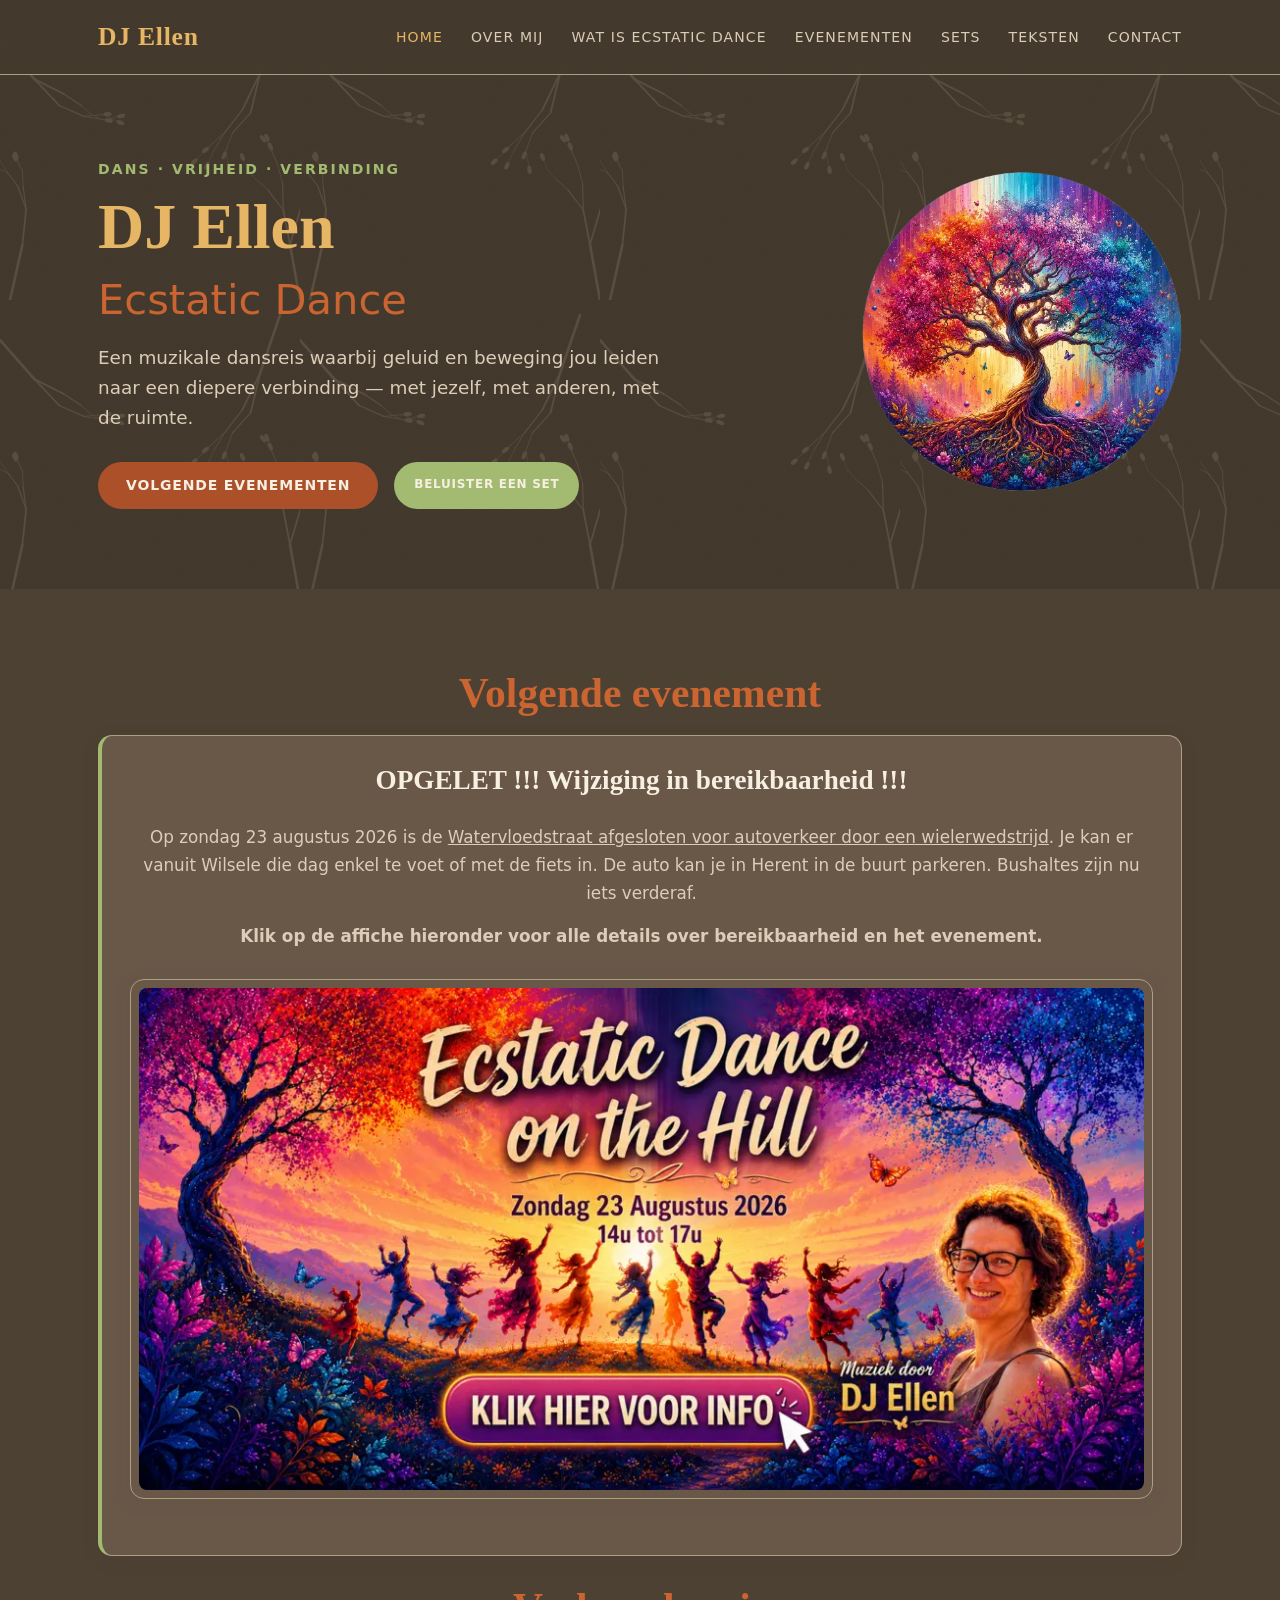
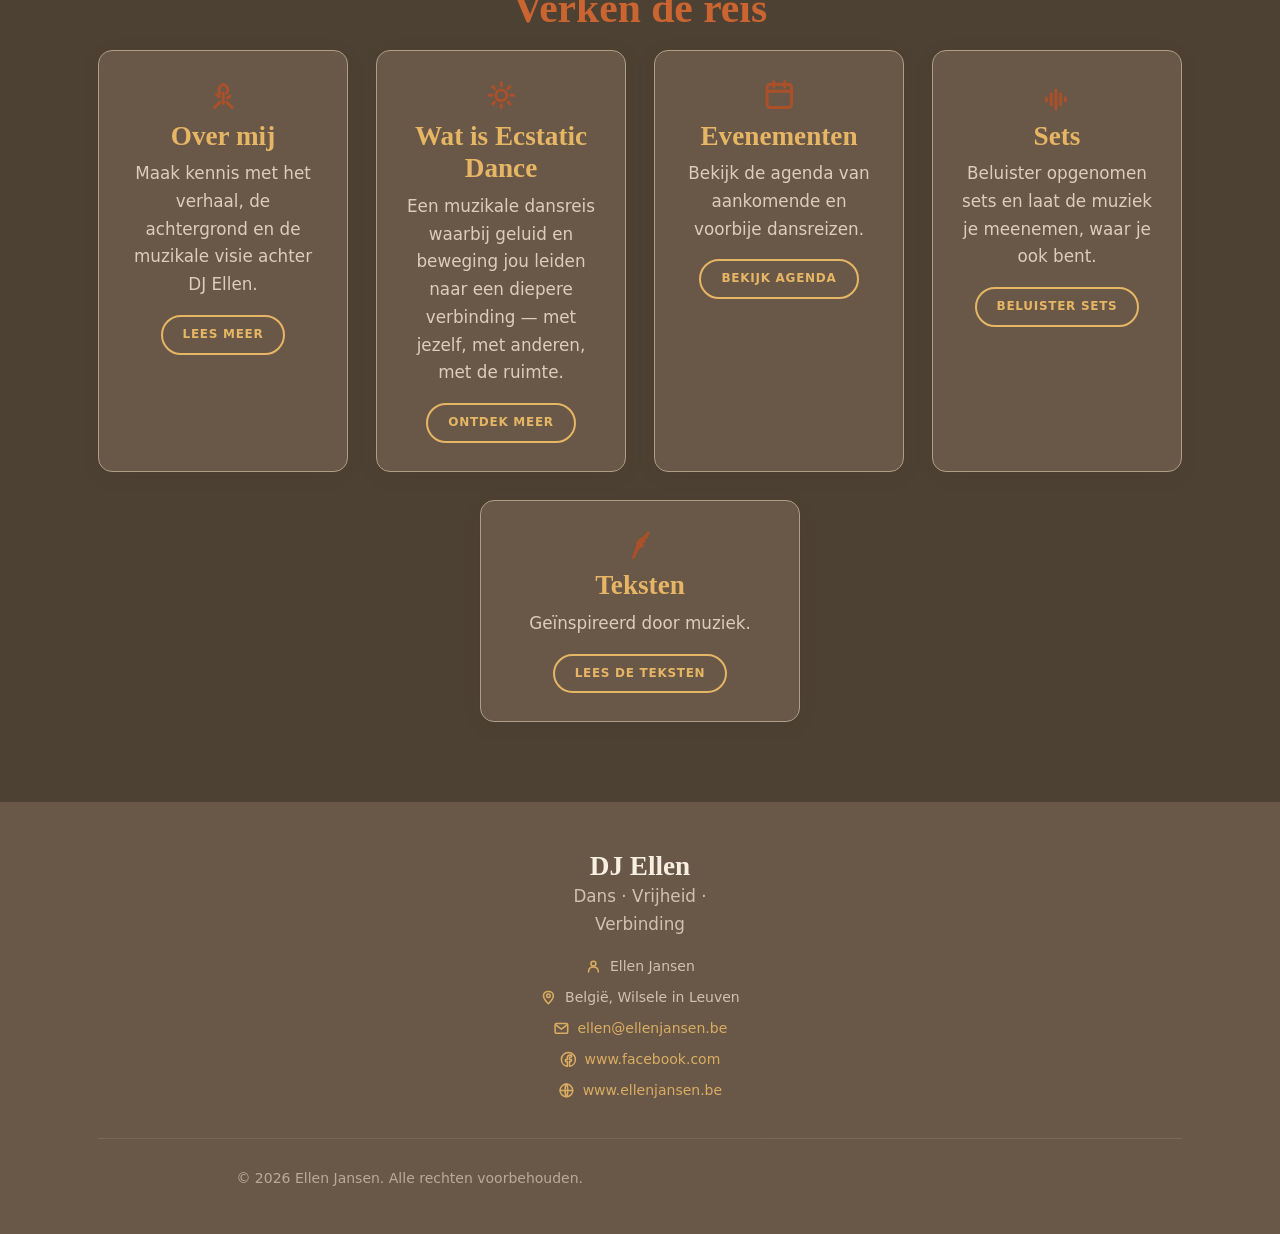
<file: index.html>
<!DOCTYPE html>
<html lang="nl">
<head>
  <meta charset="UTF-8">
  <meta name="viewport" content="width=device-width, initial-scale=1.0">
  <title>DJ Ellen — Ecstatic Dance</title>
  <meta name="description" content="DJ Ellen — een muzikale dansreis waarbij geluid en beweging je leiden naar een diepere verbinding met jezelf, anderen en de ruimte.">
  <link rel="stylesheet" href="style.css">
  <!-- Cloudflare Web Analytics --><script type='module' src='https://static.cloudflareinsights.com/beacon.min.js' data-cf-beacon='{"token": "c8c930fb44b844d2bfe9100c1052bbee"}'></script><!-- End Cloudflare Web Analytics -->
</head>
<body>

  <!-- ============================== HEADER ============================== -->
  <header class="site-header">
    <nav class="navbar container">
      <a href="index.html" class="navbar__logo">DJ Ellen</a>

      <button class="navbar__toggle" aria-label="Menu openen" aria-expanded="false" aria-controls="hoofdmenu">
        <span></span>
        <span></span>
        <span></span>
      </button>

      <ul class="navbar__links" id="hoofdmenu">
        <li><a href="index.html" class="is-active">Home</a></li>
        <li><a href="over-mij.html">Over mij</a></li>
        <li><a href="wat-is-ecstatic-dance.html">Wat is Ecstatic Dance</a></li>
        <li><a href="evenementen.html">Evenementen</a></li>
        <li><a href="sets.html">Sets</a></li>
        <li><a href="teksten.html">Teksten</a></li>
        <li><a href="contact.html">Contact</a></li>
      </ul>
    </nav>
  </header>

  <main class="site-main"> 

    <!-- ============================== HERO ============================== -->
    <section class="hero container">
      <div class="hero__text">
        <p class="eyebrow">Dans · Vrijheid · Verbinding</p>
        <h1>DJ Ellen</h1>
        <p class="hero__title">Ecstatic Dance</p>
        <p class="hero__intro">
          Een muzikale dansreis waarbij geluid en beweging jou leiden naar een
          diepere verbinding — met jezelf, met anderen, met de ruimte.
        </p>
        <div class="flex-row">
          <a href="evenementen.html" class="btn btn--primary">Volgende evenementen</a>
          <a href="sets.html" class="btn btn--listen btn--small">Beluister een set</a>
        </div>
      </div>

      <div class="hero__visual">
        <img src="images/levensboom.webp" alt="Levensboom" class="hero__visual img">
      </div>
    </section>

    <!-- ============================== SAMENVATTINGEN ============================== -->
    <section class="section section--zand">
      <div class="container">
        <h2 class="section__heading">Volgende evenement</h2>
        <article class="card card--accent mb-md travel-notice">
          <h3 class="travel-notice__warning">OPGELET !!! Wijziging in bereikbaarheid !!!</h3>
          <p class="travel-notice__important">
            <br>
            Op zondag 23 augustus 2026 is de <u>Watervloedstraat afgesloten voor autoverkeer door een wielerwedstrijd</u>. 
            Je kan er vanuit Wilsele die dag enkel te voet of met de fiets in. De auto kan je in Herent in de buurt parkeren. 
            Bushaltes zijn nu iets verderaf.
          </p>
          <p>
            <strong> Klik op de affiche hieronder voor alle details over bereikbaarheid en het evenement.</strong>
          </p>
        <a href="event-detail.html">
          <div class="photo-frame photo-frame--poster mt-md">
            <img src="images/banner.webp" alt="Affiche — klik voor meer info">
          </div>
        </a>
        <br>
      </article>

        <h2 class="section__heading">Verken de reis</h2>
        <div class="grid grid--auto">

          <article class="card text-center">
            <h3 class="card__title">
              <svg class="icon-inline" viewBox="0 0 24 24" xmlns="http://www.w3.org/2000/svg" aria-hidden="true">
                <path d="M12 4 C9 5, 8 8, 9.5 10.5 M12 4 C15 5, 16 8, 14.5 10.5 M12 10.5 L12 18 M9 13 L7 11.5 M15 14 L17 12.5 M9.5 17 C8 18.5, 7 19.5, 5.5 21 M14.5 17 C16 18.5, 17 19.5, 18.5 21"/>
              </svg>
              Over mij
            </h3>
            <p>Maak kennis met het verhaal, de achtergrond en de muzikale visie achter DJ Ellen.</p>
            <a href="over-mij.html" class="btn btn--secondary btn--small">Lees meer</a>
          </article>

          <article class="card text-center">
            <h3 class="card__title">
              <svg class="icon-inline" viewBox="0 0 24 24" xmlns="http://www.w3.org/2000/svg" aria-hidden="true">
                <circle cx="12" cy="12" r="4"/>
                <path d="M12 3 L12 5 M12 19 L12 21 M3 12 L5 12 M19 12 L21 12 M5.6 5.6 L7 7 M17 17 L18.4 18.4 M18.4 5.6 L17 7 M7 17 L5.6 18.4"/>
              </svg>
              Wat is Ecstatic Dance
            </h3>
            <p>Een muzikale dansreis waarbij geluid en beweging jou leiden naar een diepere verbinding — met jezelf, met anderen, met de ruimte.</p>
            <a href="wat-is-ecstatic-dance.html" class="btn btn--secondary btn--small">Ontdek meer</a>
          </article>

          <article class="card text-center">
            <h3 class="card__title">
              <svg class="icon-inline" viewBox="0 0 24 24" xmlns="http://www.w3.org/2000/svg" aria-hidden="true">
                <rect x="3" y="4" width="18" height="17" rx="2"/>
                <path d="M3 9 L21 9 M8 2 L8 6 M16 2 L16 6"/>
              </svg>
              Evenementen
            </h3>
            <p>Bekijk de agenda van aankomende en voorbije dansreizen.</p>
            <a href="evenementen.html" class="btn btn--secondary btn--small">Bekijk agenda</a>
          </article>

          <article class="card text-center">
            <h3 class="card__title">
              <svg class="icon-inline" viewBox="0 0 24 24" xmlns="http://www.w3.org/2000/svg" aria-hidden="true">
                <path d="M4 14 L4 16 M7.5 11 L7.5 19 M11 8 L11 22 M14.5 11 L14.5 19 M18 14 L18 16"/>
              </svg>
              Sets
            </h3>
            <p>Beluister opgenomen sets en laat de muziek je meenemen, waar je ook bent.</p>
            <a href="sets.html" class="btn btn--secondary btn--small">Beluister sets</a>
          </article>

          <article class="card text-center">
            <h3 class="card__title">
              <svg class="icon-inline" viewBox="0 0 24 24" xmlns="http://www.w3.org/2000/svg" aria-hidden="true">
                <path d="M18 3 C13 7, 10 13, 7 21"/>
                <path d="M16.5 6 C13.5 6.5, 11.5 8, 10 10.5 M15 9 C12.5 9.7, 10.7 11, 9.5 13 M13.5 12 C11.2 12.8, 9.5 14.2, 8.5 16"/>
              </svg>
              Teksten
            </h3>
            <p>Geïnspireerd door muziek.</p>
            <a href="teksten.html" class="btn btn--secondary btn--small">Lees de teksten</a>
          </article>

        </div>
      </div>
    </section>

  </main>

  <!-- ============================== FOOTER ============================== -->
  <footer class="site-footer" id="site-footer"></footer>

  <script src="script.js" defer></script>

</body>
</html>
</file>
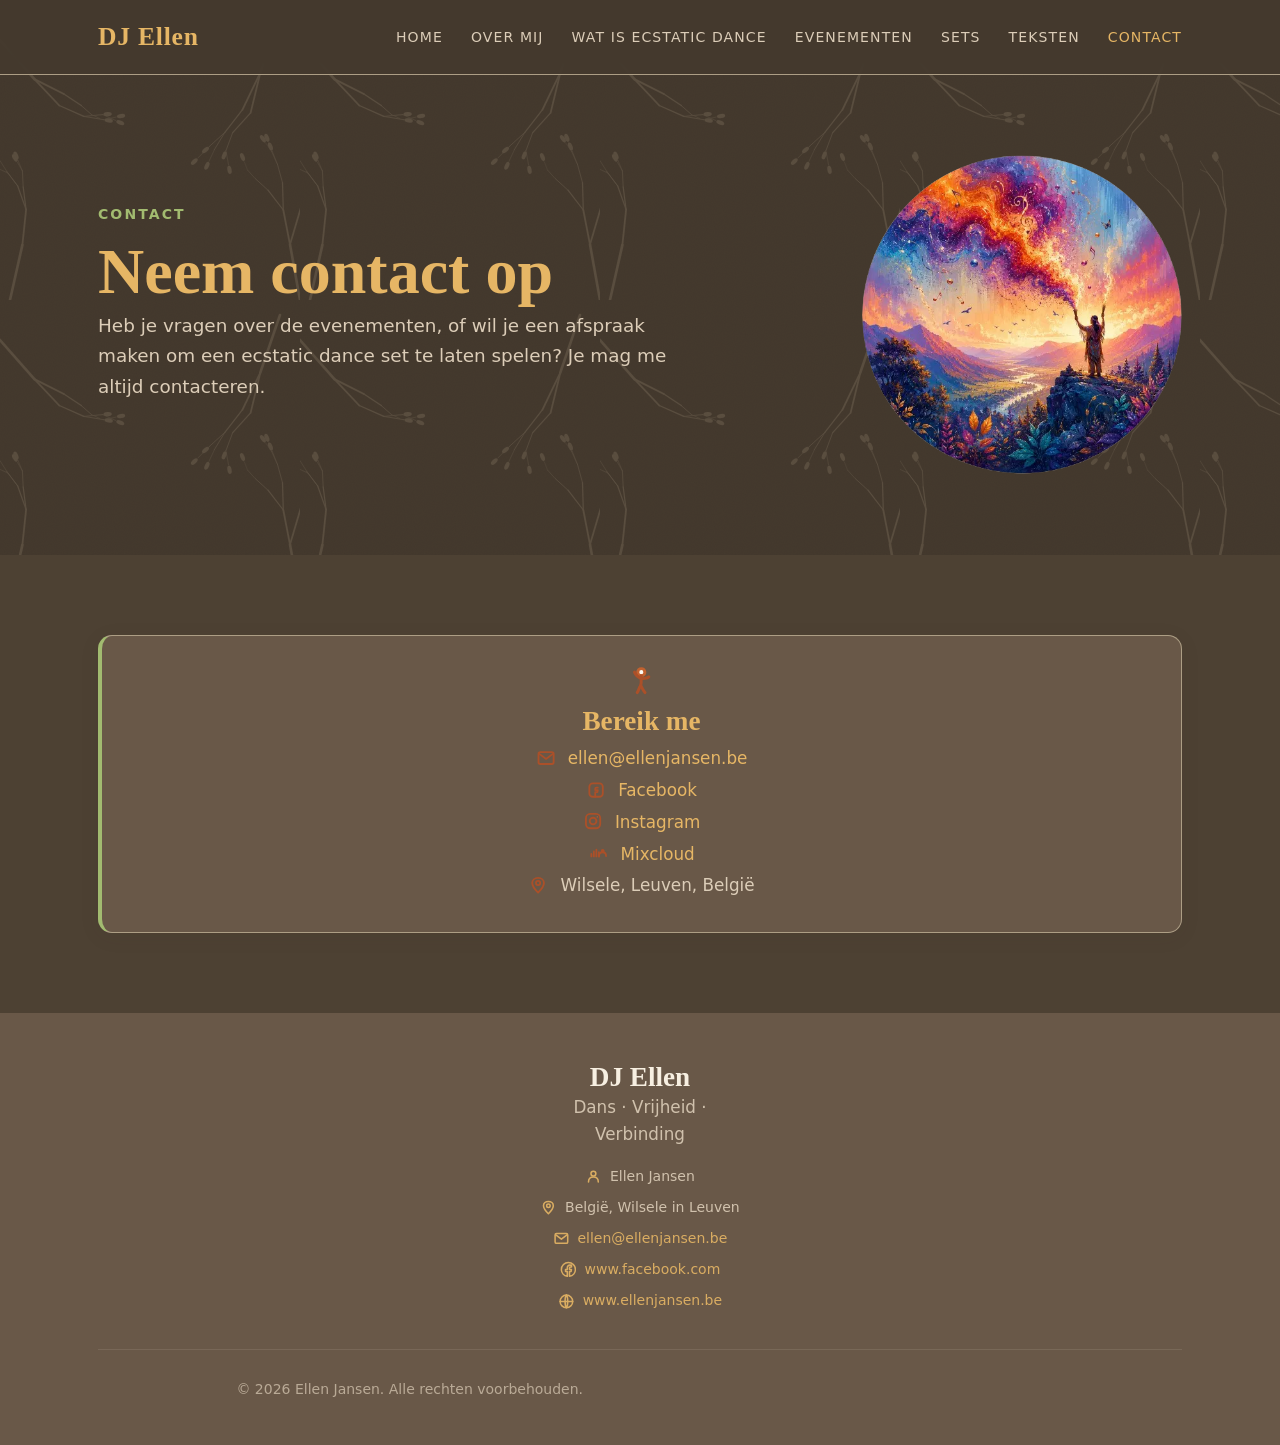
<file: contact.html>
<!DOCTYPE html>
<html lang="nl">
<head>
  <meta charset="UTF-8">
  <meta name="viewport" content="width=device-width, initial-scale=1.0">
  <title>Contact — DJ Ellen</title>
  <meta name="description" content="Neem contact op met DJ Ellen voor vragen over evenementen of het boeken van een ecstatic dance set.">
  <link rel="stylesheet" href="style.css">
<!-- Cloudflare Web Analytics --><script type='module' src='https://static.cloudflareinsights.com/beacon.min.js' data-cf-beacon='{"token": "c8c930fb44b844d2bfe9100c1052bbee"}'></script><!-- End Cloudflare Web Analytics -->
</head>
<body>

  <!-- ============================== HEADER ============================== -->
  <header class="site-header">
    <nav class="navbar container">
      <a href="index.html" class="navbar__logo">DJ Ellen</a>

      <button class="navbar__toggle" aria-label="Menu openen" aria-expanded="false" aria-controls="hoofdmenu">
        <span></span>
        <span></span>
        <span></span>
      </button>

      <ul class="navbar__links" id="hoofdmenu">
        <li><a href="index.html">Home</a></li>
        <li><a href="over-mij.html">Over mij</a></li>
        <li><a href="wat-is-ecstatic-dance.html">Wat is Ecstatic Dance</a></li>
        <li><a href="evenementen.html">Evenementen</a></li>
        <li><a href="sets.html">Sets</a></li>
        <li><a href="teksten.html">Teksten</a></li>
        <li><a href="contact.html" class="is-active">Contact</a></li>
      </ul>
    </nav>
  </header>

  <main class="site-main">

    <!-- ============================== HERO ============================== -->
    <section class="hero container">
      <div class="hero__text">
        <p class="eyebrow">Contact</p>
        <h1>Neem contact op</h1>
        <p class="hero__intro">
          Heb je vragen over de evenementen, of wil je een afspraak maken om
          een ecstatic dance set te laten spelen? Je mag me altijd
          contacteren.
        </p>
      </div>

      <div class="hero__visual">
        <img src="images/rooksignaal.webp" alt="Veer" class="hero__visual img">
      </div>
    </section>

    <!-- ============================== CONTACTGEGEVENS ============================== -->
    <section class="section section--zand">
      <div class="container">

        <article class="card card--accent">
          <h3 class="card__title">
            <svg class="icon-inline" viewBox="0 0 24 24" xmlns="http://www.w3.org/2000/svg" aria-hidden="true">
              <circle cx="12" cy="6" r="2.6" fill="#fdfaf4" stroke="#c1612f"/>
              <path d="M12 8.6 C11.5 11, 12.5 13, 11.5 16"/>
              <path d="M11.7 10.5 C9.5 9.7, 7.8 8, 7 6"/>
              <path d="M12.3 10.8 C14.7 10, 16 11, 17.5 9.5"/>
              <path d="M11.5 16 C10 18, 10.2 19.5, 9 21"/>
              <path d="M11.5 16 C13 18, 13.3 19.5, 14.7 21"/>
            </svg>
            Bereik me
          </h3>

          <ul class="event-meta">
            <li>
              <svg class="icon-inline" viewBox="0 0 24 24" xmlns="http://www.w3.org/2000/svg" aria-hidden="true">
                <rect x="3" y="5" width="18" height="14" rx="2"/>
                <path d="M4 7 L12 13 L20 7"/>
              </svg>
              <a href="mailto:ellen@ellenjansen.be">ellen@ellenjansen.be</a>
            </li>
            <li>
              <svg class="icon-inline" viewBox="0 0 24 24" xmlns="http://www.w3.org/2000/svg" aria-hidden="true">
                <rect x="4" y="4" width="16" height="16" rx="4"/>
                <path d="M14 9 L12.5 9 C11.7 9, 11 9.7, 11 10.5 L11 12 L14 12 L13.6 14.5 L11 14.5 L11 20"/>
              </svg>
              <a href="https://www.facebook.com/ellen.jansen.731" target="_blank" rel="noopener">Facebook</a>
            </li>
            <li>
              <svg class="icon-inline" viewBox="0 0 24 24" xmlns="http://www.w3.org/2000/svg" aria-hidden="true">
                <rect x="3.5" y="3.5" width="17" height="17" rx="5"/>
                <circle cx="12" cy="12" r="4"/>
                <circle cx="17" cy="7" r="0.8" fill="#c1612f" stroke="none"/>
              </svg>
              <a href="https://www.instagram.com" target="_blank" rel="noopener">Instagram</a>
            </li>
            <li>
              <svg class="icon-inline" viewBox="0 0 24 24" xmlns="http://www.w3.org/2000/svg" aria-hidden="true">
                <path d="M4 16 L4 13 M7 16 L7 10 M10 16 L10 8 M13 16 L13 11"/>
                <path d="M13 16 C13 13, 15 11, 17.5 11 C20 11, 21.5 13, 21.5 15.5"/>
                <circle cx="17.5" cy="9.5" r="1.2"/>
              </svg>
              <a href="https://www.mixcloud.com/Ellllen/" target="_blank" rel="noopener">Mixcloud</a>
            </li>
            <li>
              <svg class="icon-inline" viewBox="0 0 24 24" xmlns="http://www.w3.org/2000/svg" aria-hidden="true">
                <path d="M12 21 C8 17, 5 13.5, 5 9.5 C5 6, 8 3.5, 12 3.5 C16 3.5, 19 6, 19 9.5 C19 13.5, 16 17, 12 21 Z"/>
                <circle cx="12" cy="9.5" r="2.5"/>
              </svg>
              Wilsele, Leuven, België
            </li>
          </ul>
        </article>

      </div>
    </section>

  </main>

  <footer class="site-footer" id="site-footer"></footer>

  <script src="script.js" defer></script>

</body>
</html>
</file>
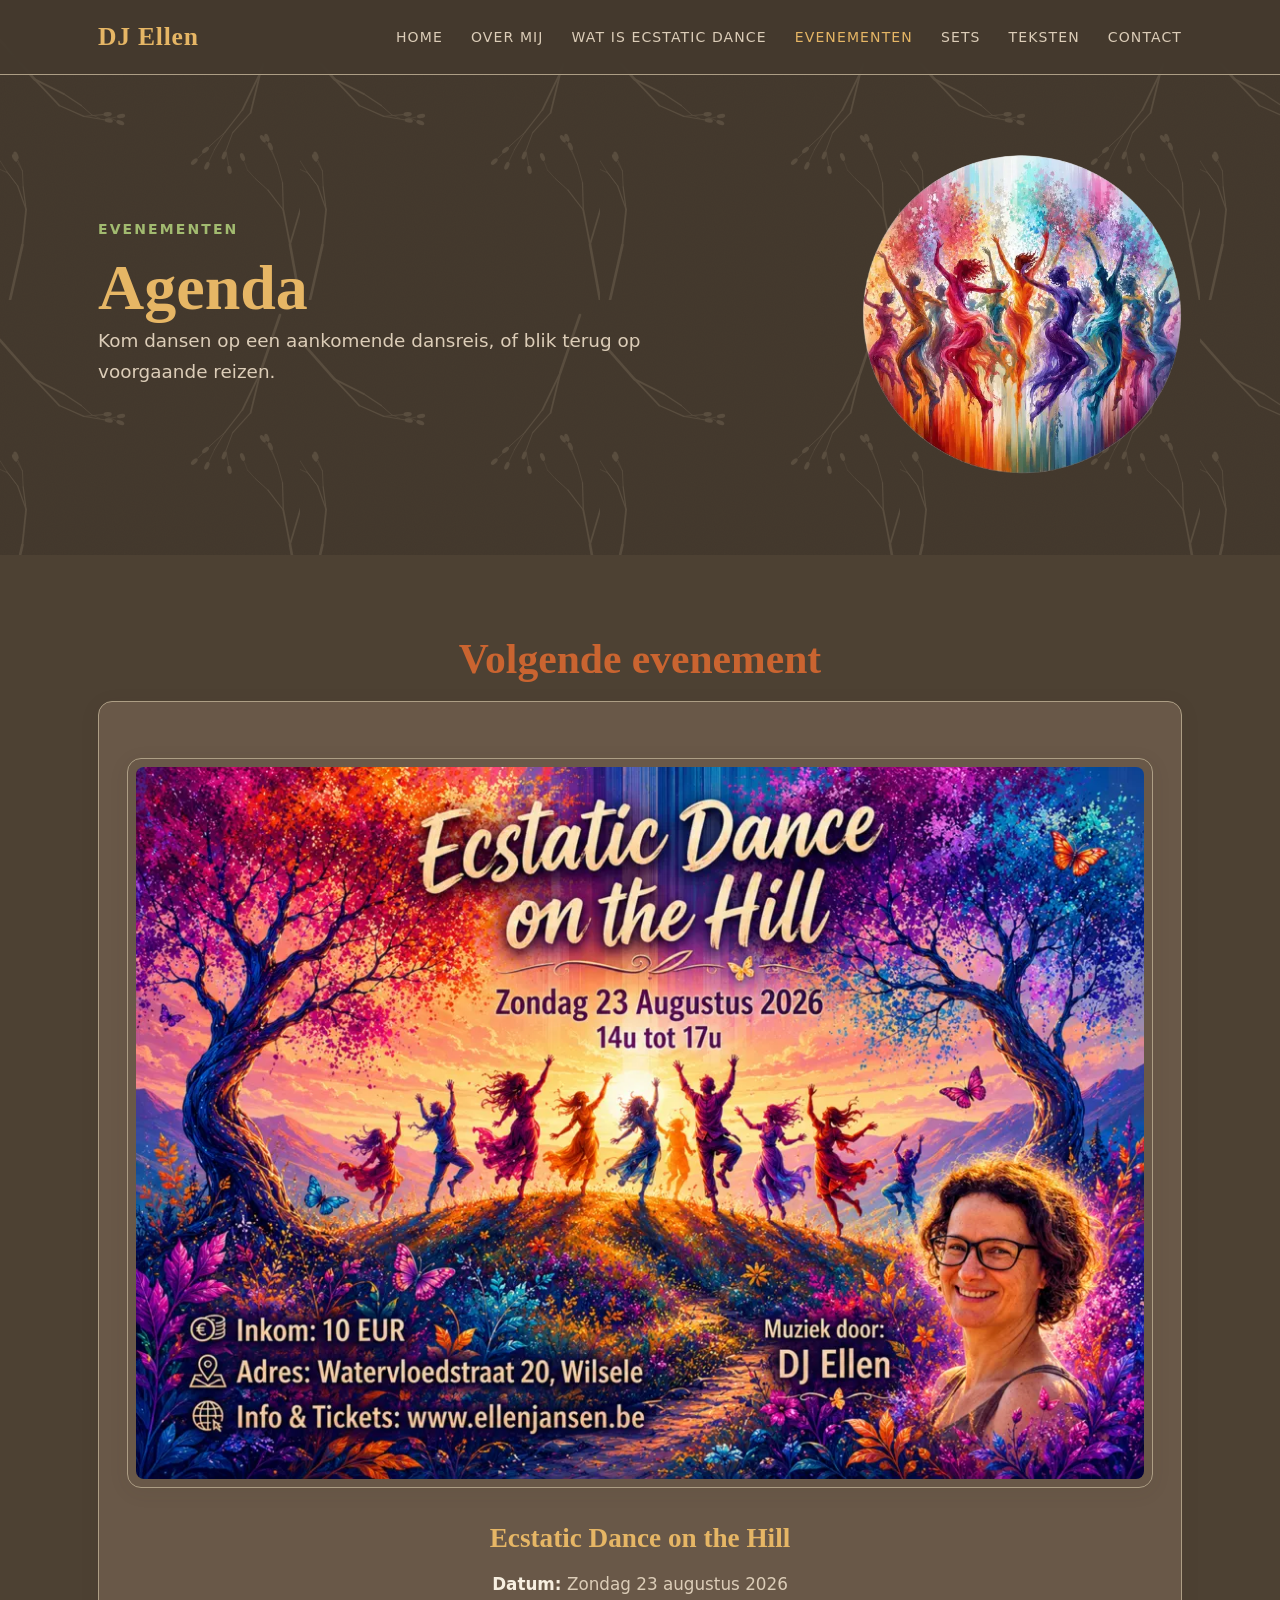
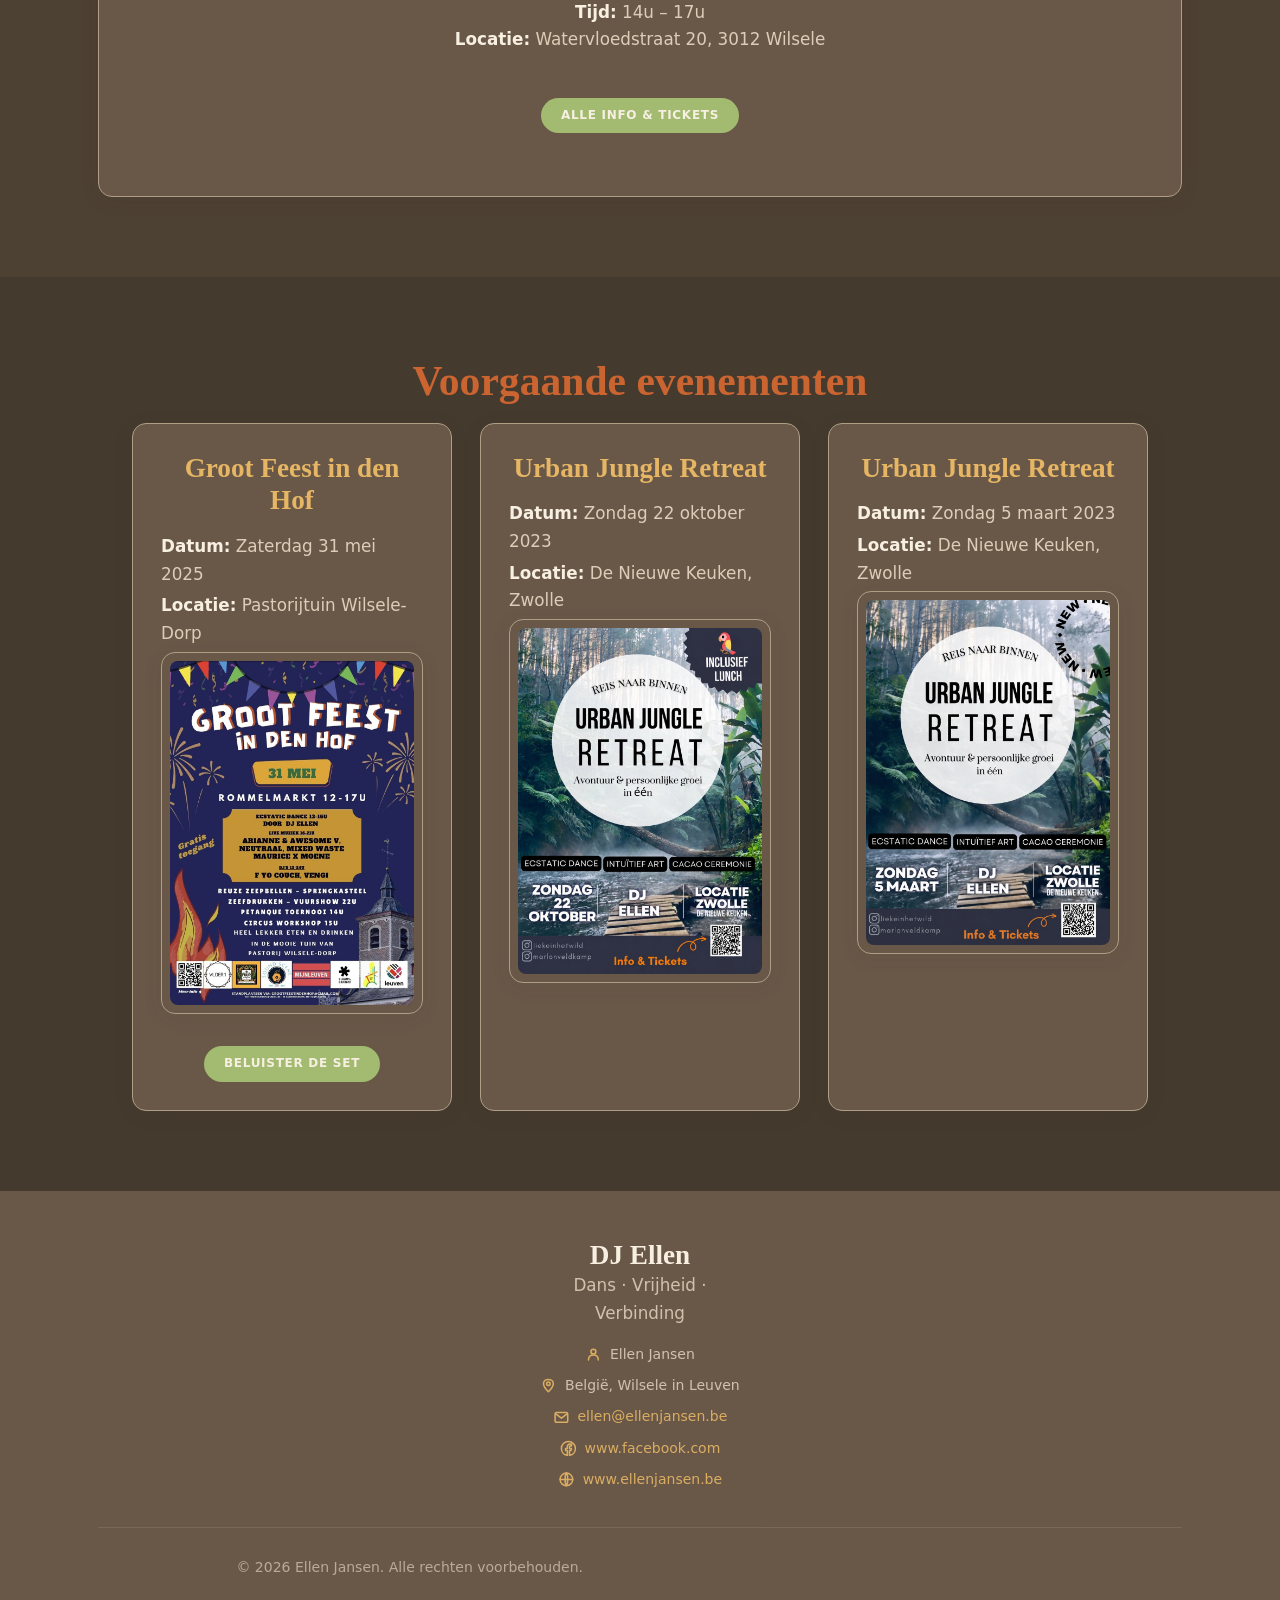
<file: evenementen.html>
<!DOCTYPE html>
<html lang="nl">
<head>
  <meta charset="UTF-8">
  <meta name="viewport" content="width=device-width, initial-scale=1.0">
  <title>Evenementen — DJ Ellen</title>
  <meta name="description" content="Aankomende en voorgaande Ecstatic Dance evenementen met DJ Ellen in België en Nederland.">
  <link rel="stylesheet" href="style.css">
<!-- Cloudflare Web Analytics --><script type='module' src='https://static.cloudflareinsights.com/beacon.min.js' data-cf-beacon='{"token": "c8c930fb44b844d2bfe9100c1052bbee"}'></script><!-- End Cloudflare Web Analytics -->
</head>
<body>

  <!-- ============================== HEADER ============================== -->
  <header class="site-header">
    <nav class="navbar container">
      <a href="index.html" class="navbar__logo">DJ Ellen</a>

      <button class="navbar__toggle" aria-label="Menu openen" aria-expanded="false" aria-controls="hoofdmenu">
        <span></span>
        <span></span>
        <span></span>
      </button>

      <ul class="navbar__links" id="hoofdmenu">
        <li><a href="index.html">Home</a></li>
        <li><a href="over-mij.html">Over mij</a></li>
        <li><a href="wat-is-ecstatic-dance.html">Wat is Ecstatic Dance</a></li>
        <li><a href="evenementen.html" class="is-active">Evenementen</a></li>
        <li><a href="sets.html">Sets</a></li>
        <li><a href="teksten.html">Teksten</a></li>
        <li><a href="contact.html">Contact</a></li>
      </ul>
    </nav>
  </header>

  <main class="site-main">

    <!-- ============================== HERO ============================== -->
    <section class="hero container">
      <div class="hero__text">
        <p class="eyebrow">Evenementen</p>
        <h1>Agenda</h1>
        <p class="hero__intro">
          Kom dansen op een aankomende dansreis, of blik terug op voorgaande
          reizen.
        </p>
      </div>

      <div class="hero__visual">
        <img src="images/dansers.webp" alt="Dansers" class="hero__visual img">
      </div>
    </section>

    <!-- ============================== AANKOMENDE EVENTS ============================== -->
    <section class="section section--zand">
      <div class="container">
        <h2 class="section__heading">Volgende evenement</h2>

        <article class="card event-card">
          <!-- Placeholder-kader voor affiche/afbeelding -->
          <div class="photo-frame photo-frame--poster mt-md" aria-hidden="true">
            <img src="images/flyer.webp" alt="Affiche">
          </div>

          <div class="event-card__info">
            <h3 class="card__title">Ecstatic Dance on the Hill</h3>
            <div class="event-meta">
              <p><strong>Datum:</strong> Zondag 23 augustus 2026
              <br><strong>Tijd:</strong> 14u – 17u
              <br><strong>Locatie:</strong> Watervloedstraat 20, 3012 Wilsele</p>
            </div>
            <br>
            <div style="text-align:center">
              <a href="event-detail.html" class="btn btn--listen btn--small">Alle info & tickets</a>
            </div>
          </div>
        </article>
      </div>
    </section>

    <!-- ============================== VOORGAANDE EVENTS ============================== -->
    <section class="section">
      <div class="container">
        <h2 class="section__heading">Voorgaande evenementen</h2>

        <div class="grid grid--auto">

          <article class="card event-card--compact">
            <h3 class="card__title">Groot Feest in den Hof</h3>
            <ul class="event-meta">
              <li><strong>Datum:</strong> Zaterdag 31 mei 2025</li>
              <li><strong>Locatie:</strong> Pastorijtuin Wilsele-Dorp</li>
            </ul>
            <div class="photo-frame photo-frame--poster mb-sm">
              <img src="images/groot-feest-in-den-hof-2025.jpg" alt="Affiche Groot Feest in den Hof, 31 mei 2025">
            </div>
            <a href="https://www.mixcloud.com/Ellllen/ecstatic-dance-groot-feest-in-den-hof-31052025/" class="btn btn--listen btn--small mt-sm" target="_blank" rel="noopener">Beluister de set</a>
          </article>

          <article class="card event-card--compact">
            <h3 class="card__title">Urban Jungle Retreat</h3>
            <ul class="event-meta">
              <li><strong>Datum:</strong> Zondag 22 oktober 2023</li>
              <li><strong>Locatie:</strong> De Nieuwe Keuken, Zwolle</li>
            </ul>
            <div class="photo-frame photo-frame--poster mb-sm">
              <img src="images/urban-jungle-retreat-2023-10.jpg" alt="Affiche Urban Jungle Retreat, 22 oktober 2023">
            </div>
          </article>

          <article class="card event-card--compact">
            <h3 class="card__title">Urban Jungle Retreat</h3>
            <ul class="event-meta">
              <li><strong>Datum:</strong> Zondag 5 maart 2023</li>
              <li><strong>Locatie:</strong> De Nieuwe Keuken, Zwolle</li>
            </ul>
            <div class="photo-frame photo-frame--poster mb-sm">
              <img src="images/urban-jungle-retreat-2023-03.jpg" alt="Affiche Urban Jungle Retreat, 5 maart 2023">
            </div>
          </article>

        </div>
      </div>
    </section>

  </main>

  <!-- ============================== FOOTER ============================== -->
  <footer class="site-footer" id="site-footer"></footer>

  <script src="script.js" defer></script>

</body>
</html>
</file>
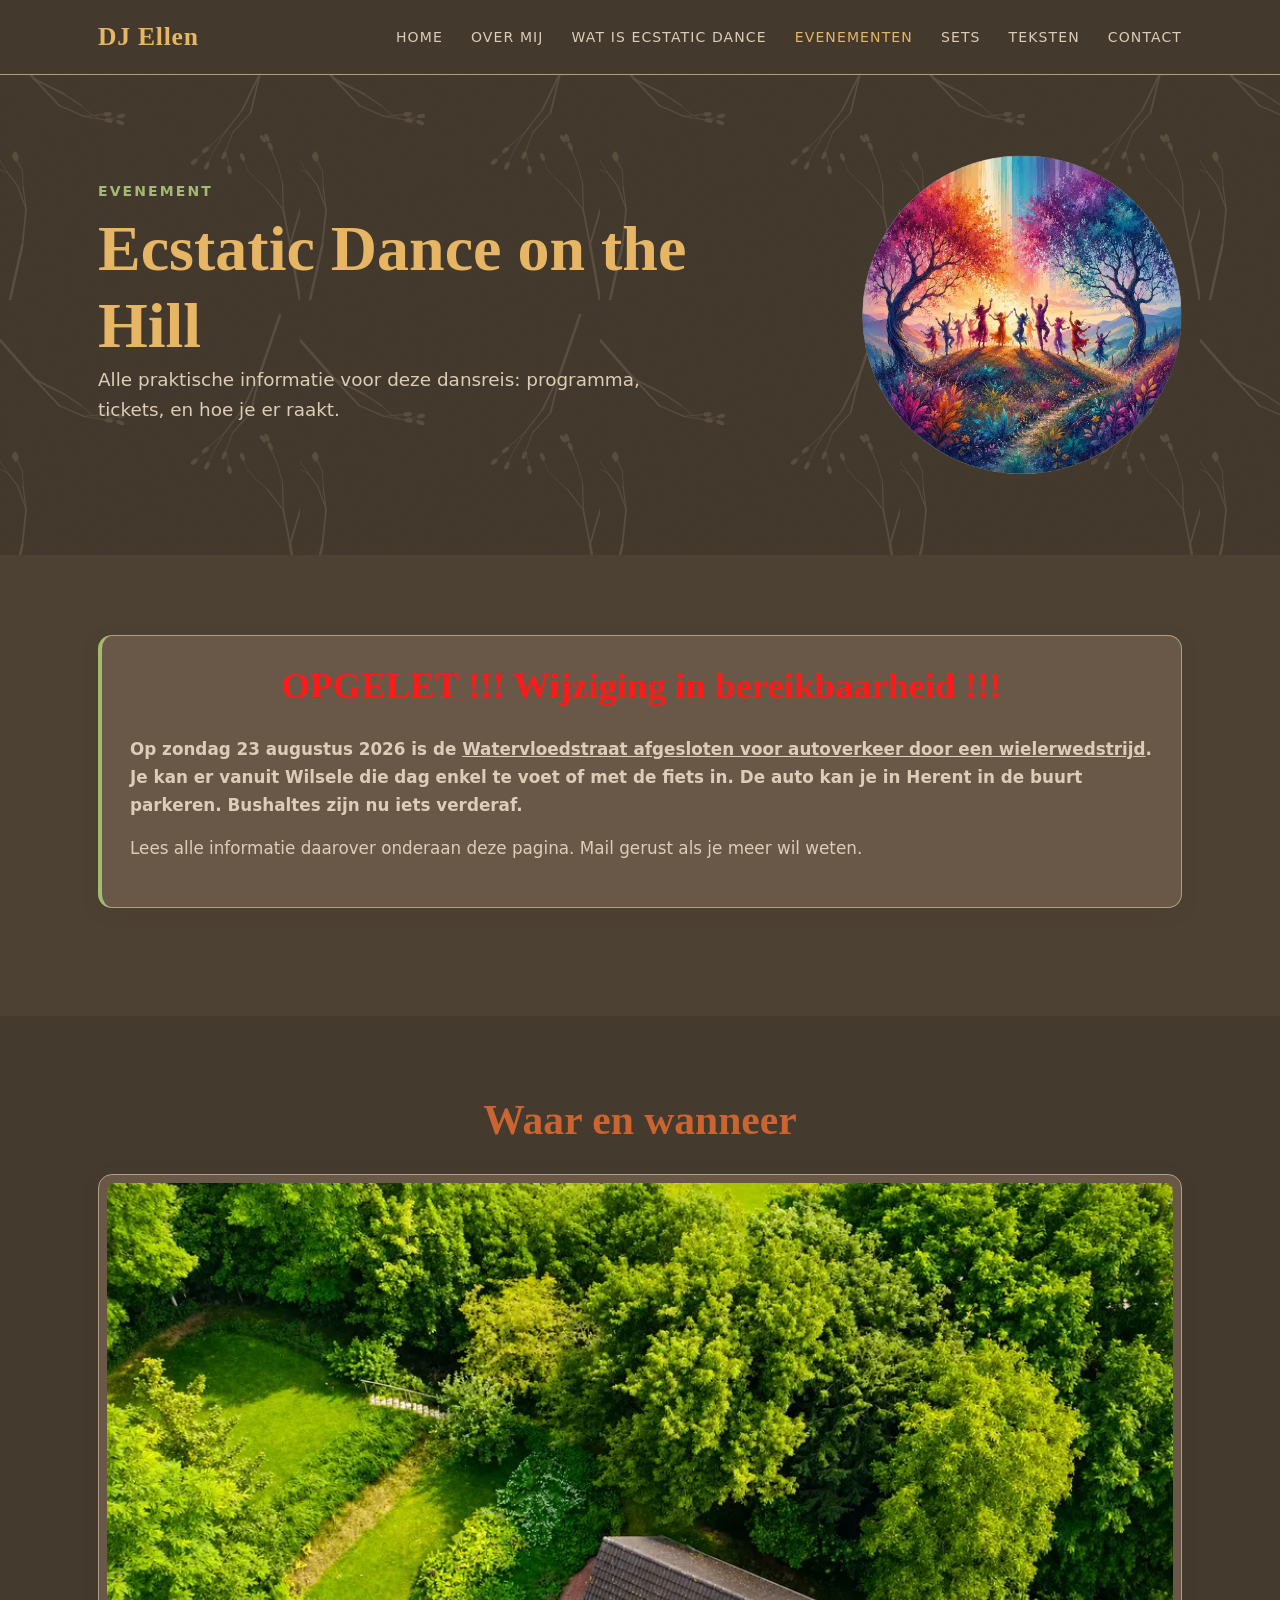
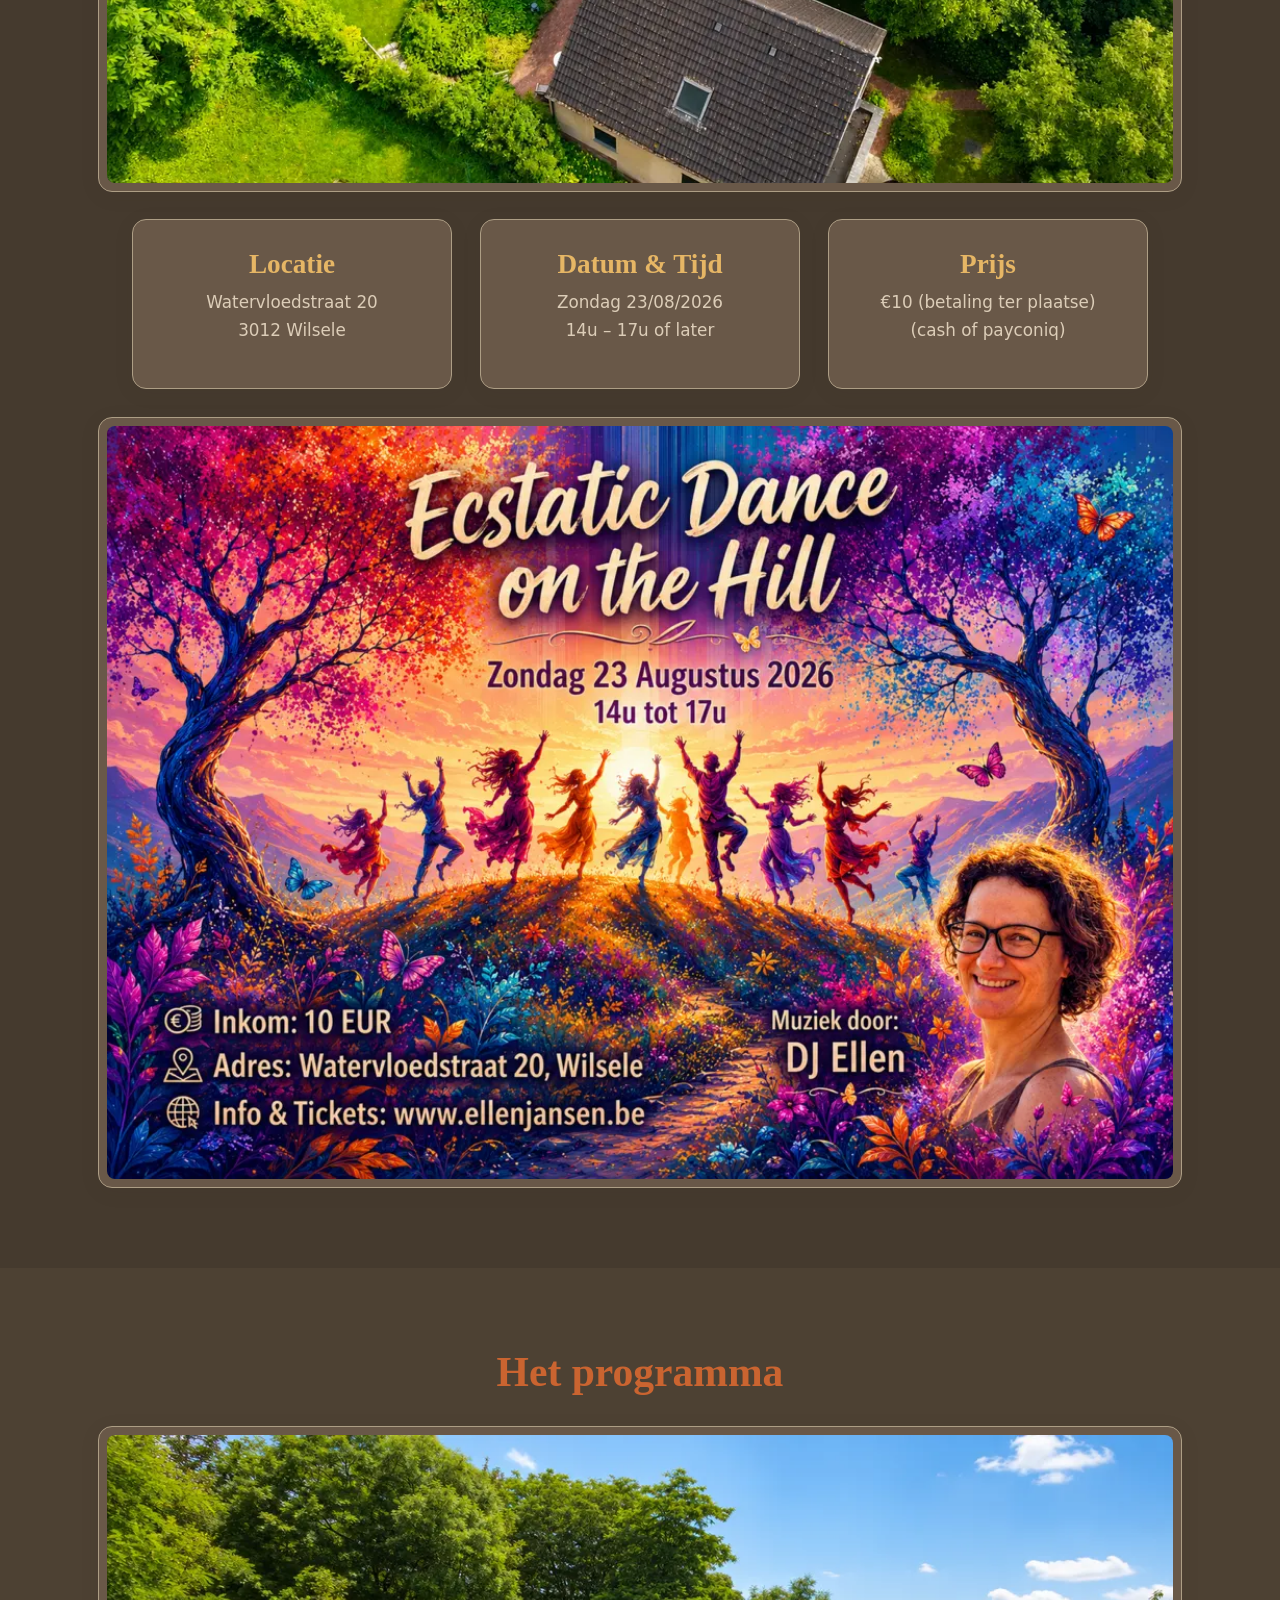
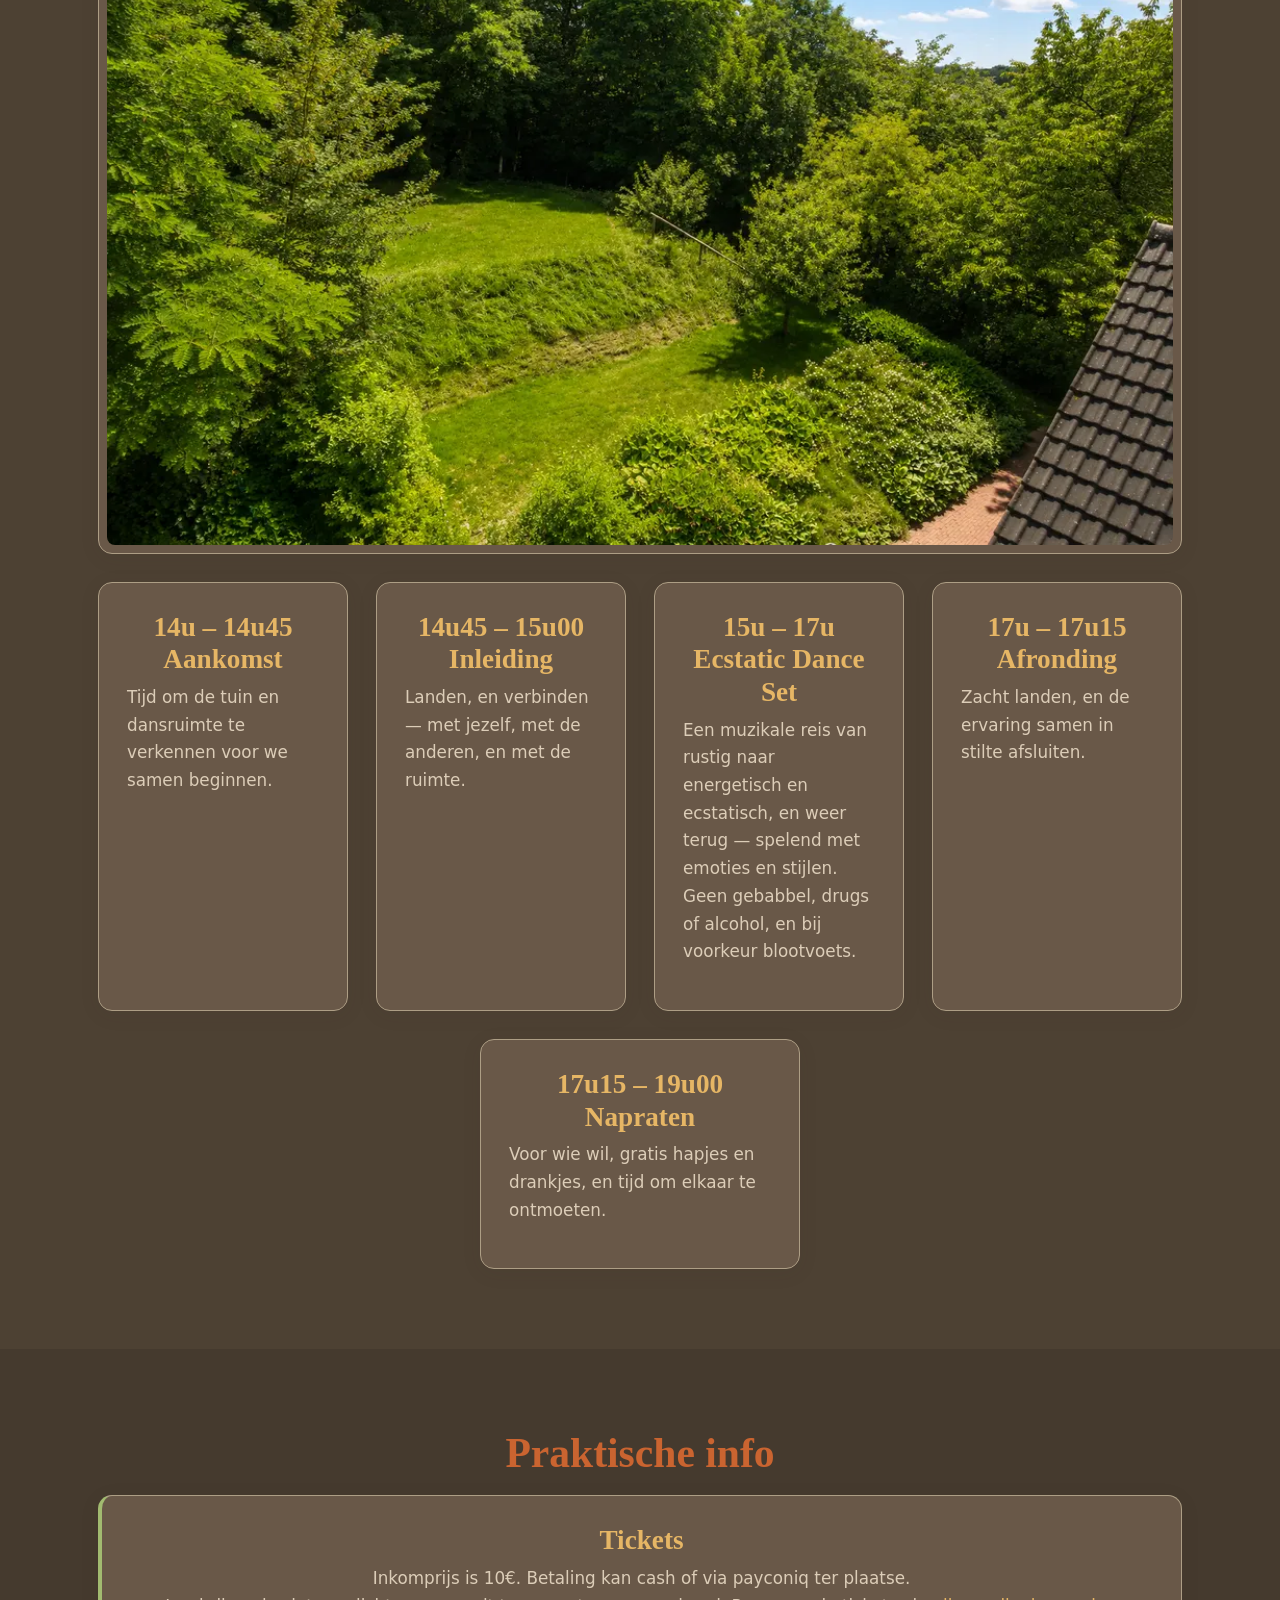
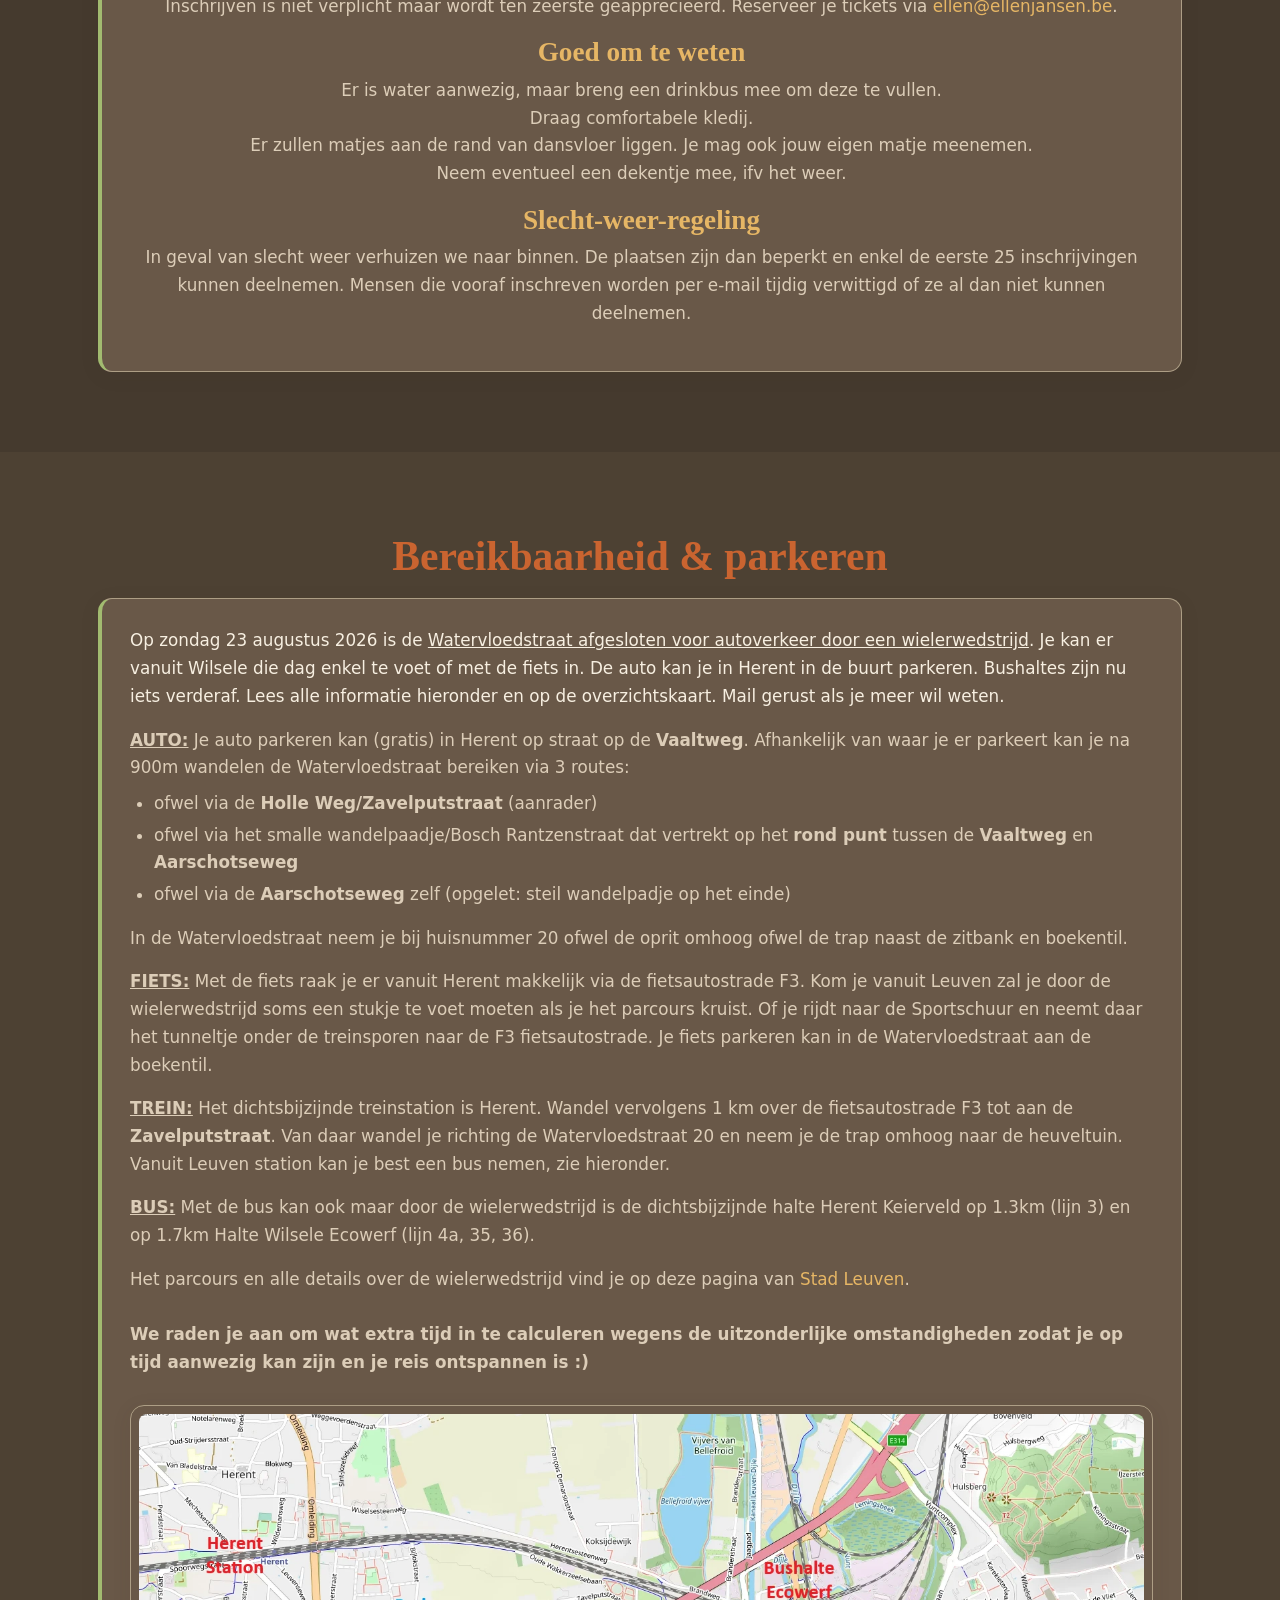
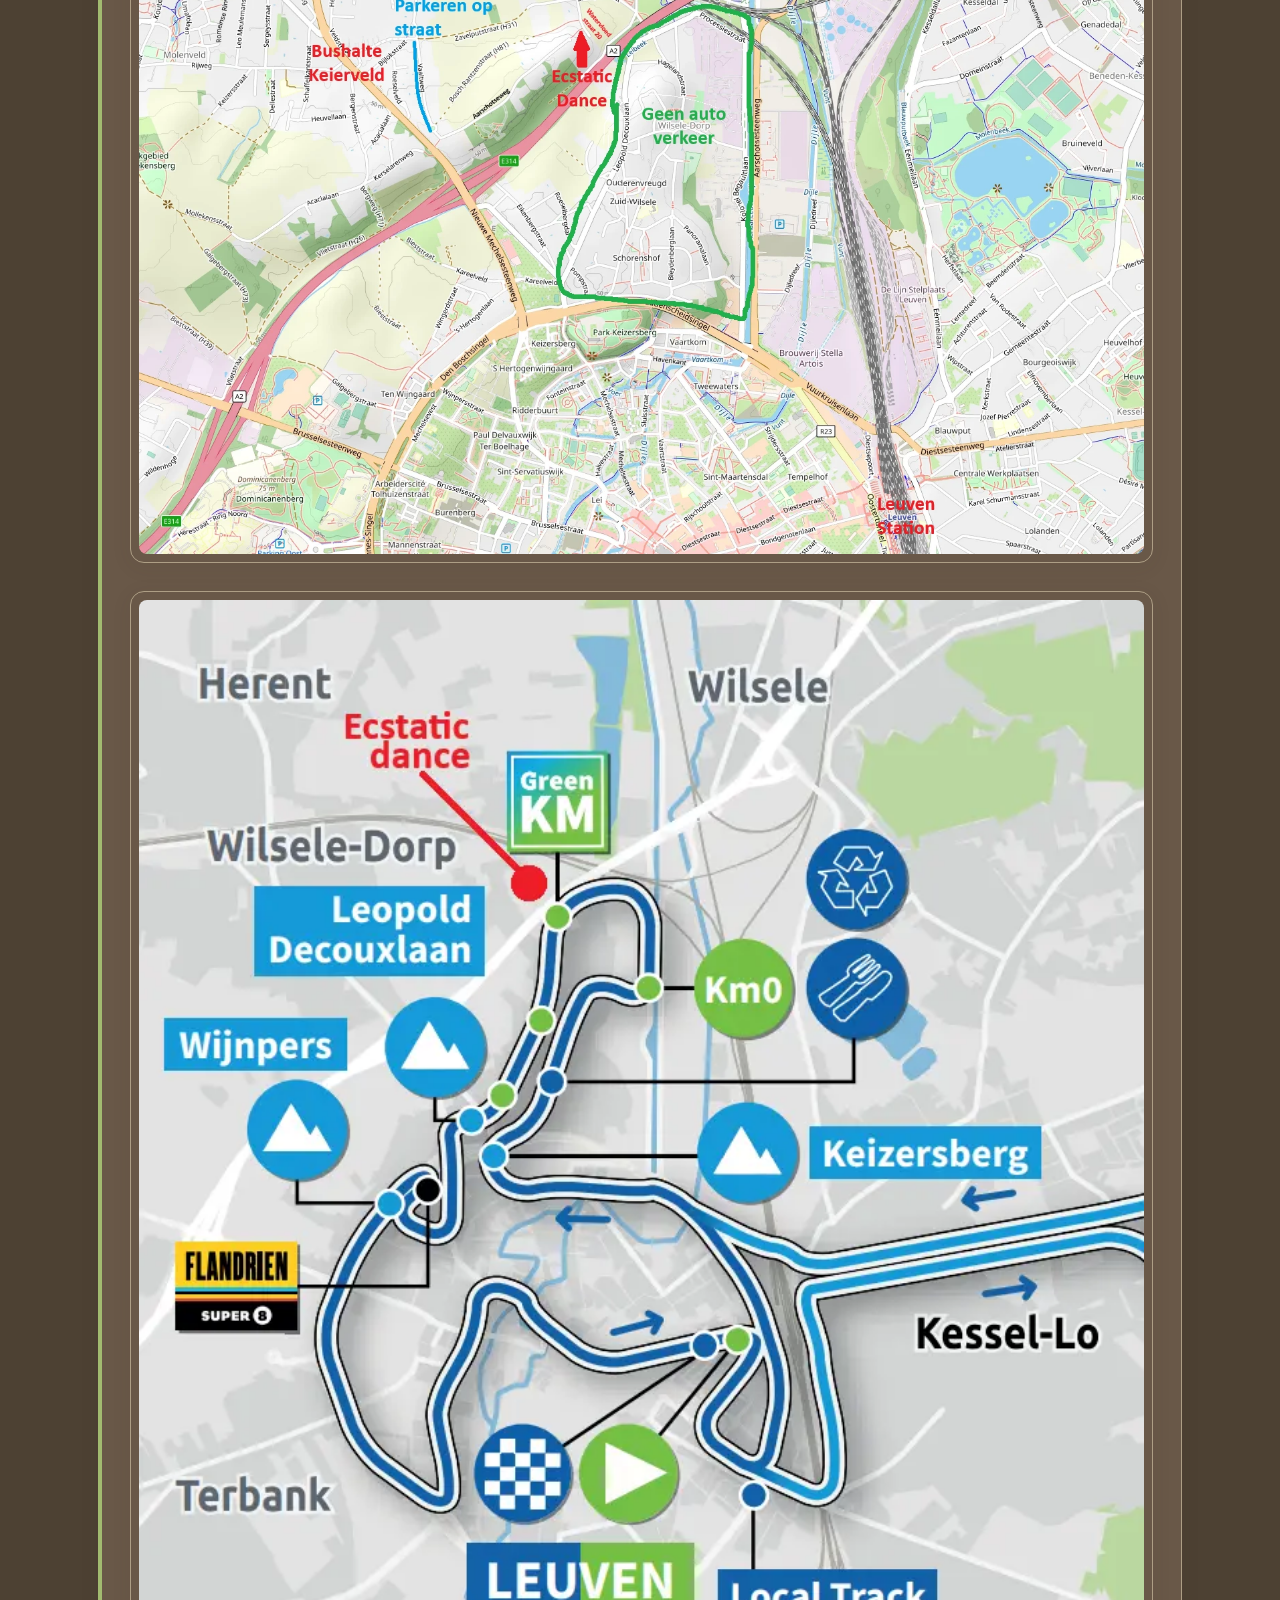
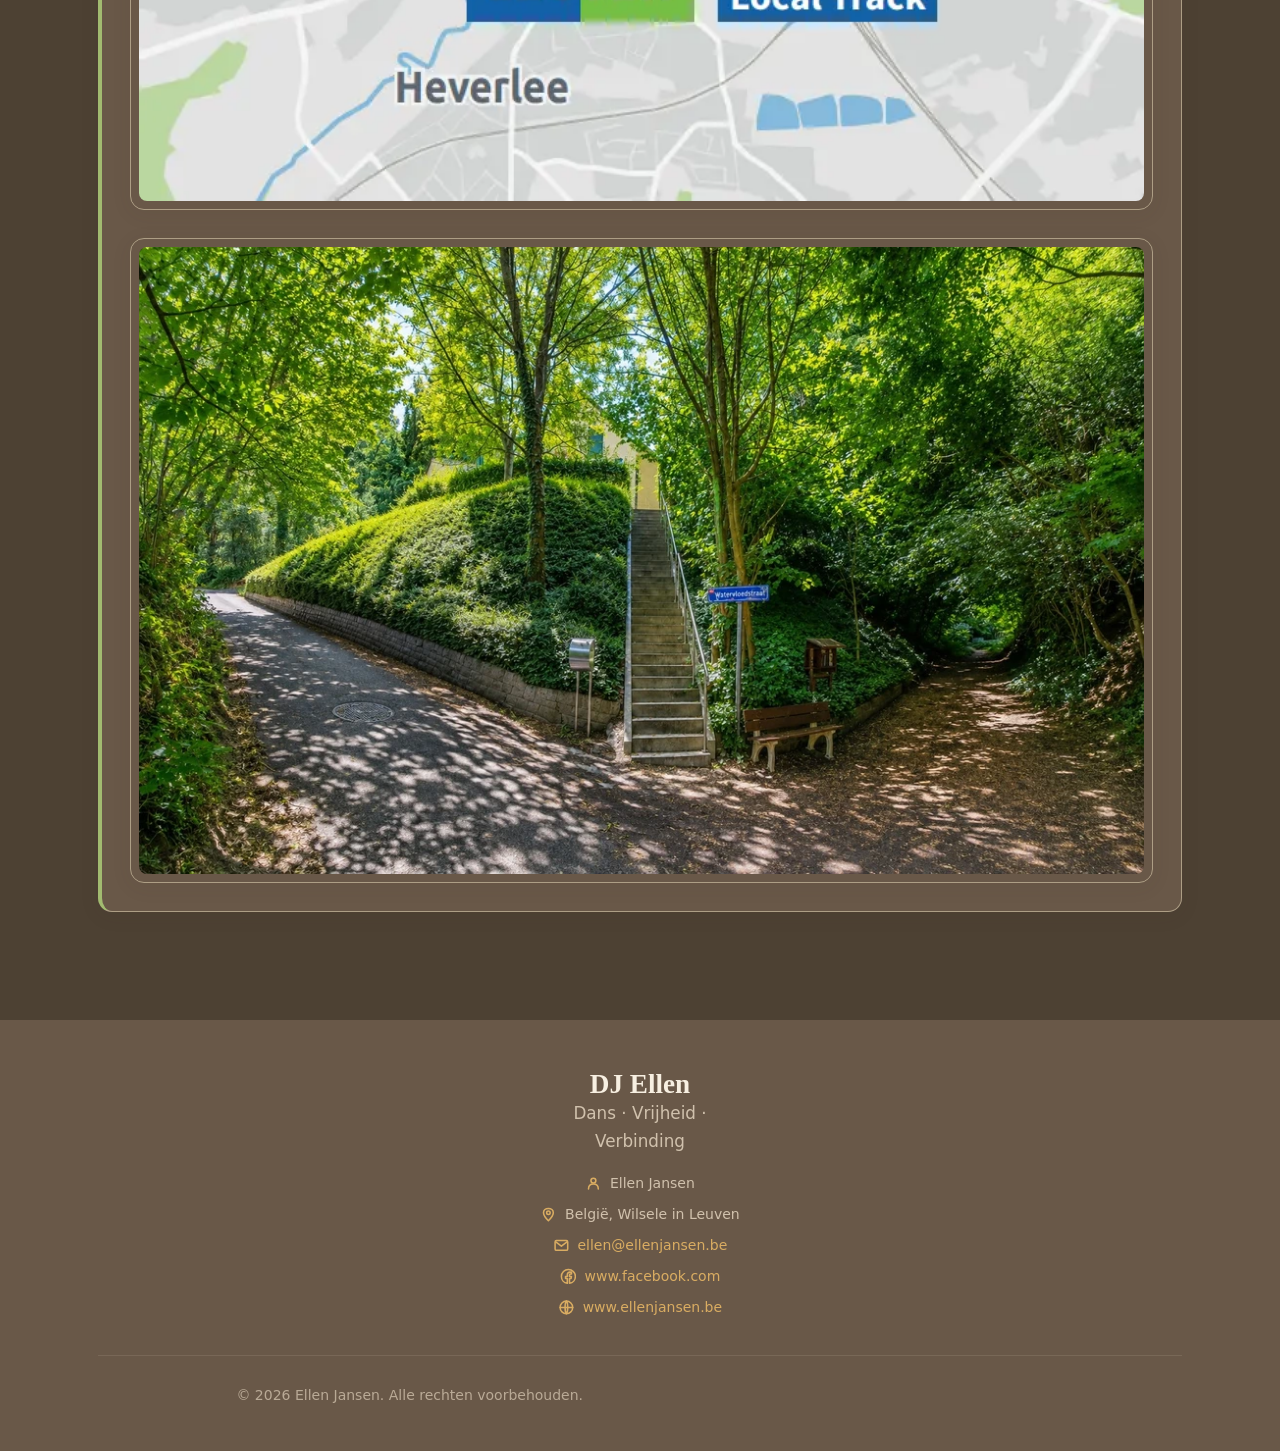
<file: event-detail.html>
<!DOCTYPE html>
<html lang="nl">
<head>
  <meta charset="UTF-8">
  <meta name="viewport" content="width=device-width, initial-scale=1.0">
  <title>Ecstatic Dance on the Hill — DJ Ellen</title>
  <meta name="description" content="Alle praktische info over Ecstatic Dance on the Hill: datum, locatie, programma, tickets en bereikbaarheid.">
  <link rel="stylesheet" href="style.css">
<!-- Cloudflare Web Analytics --><script type='module' src='https://static.cloudflareinsights.com/beacon.min.js' data-cf-beacon='{"token": "c8c930fb44b844d2bfe9100c1052bbee"}'></script><!-- End Cloudflare Web Analytics -->
</head>
<body class="event-detail">

  <!-- ============================== HEADER ============================== -->
  <header class="site-header">
    <nav class="navbar container">
      <a href="index.html" class="navbar__logo">DJ Ellen</a>

      <button class="navbar__toggle" aria-label="Menu openen" aria-expanded="false" aria-controls="hoofdmenu">
        <span></span>
        <span></span>
        <span></span>
      </button>

      <ul class="navbar__links" id="hoofdmenu">
        <li><a href="index.html">Home</a></li>
        <li><a href="over-mij.html">Over mij</a></li>
        <li><a href="wat-is-ecstatic-dance.html">Wat is Ecstatic Dance</a></li>
        <li><a href="evenementen.html" class="is-active">Evenementen</a></li>
        <li><a href="sets.html">Sets</a></li>
        <li><a href="teksten.html">Teksten</a></li>
        <li><a href="contact.html">Contact</a></li>
      </ul>
    </nav>
  </header>

  <main class="site-main">

    <!-- ============================== HERO ============================== -->
    <section class="hero container">
      <div class="hero__text">
        <p class="eyebrow">Evenement</p>
        <h1>Ecstatic Dance on the Hill</h1>
        <p class="hero__intro">
          Alle praktische informatie voor deze dansreis: programma, tickets,
          en hoe je er raakt.
        </p>
      </div>

      <div class="hero__visual">
        <img src="images/heuvel.webp" alt="Heuvel" class="hero__visual img">
      </div>
    </section>

    <!-- ============================== BEREIKBAARHEID & PARKEREN ============================== -->
    <section class="section section--zand">
      <div class="container">
        <!-- <h2 class="section__heading">Bereikbaarheid &amp; parkeren</h2> -->
        <article class="card card--accent mb-md travel-notice">
          <h3 class="travel-notice__warning">OPGELET !!! Wijziging in bereikbaarheid !!!</h3>
          <p class="travel-notice__important">
            Op zondag 23 augustus 2026 is de <u>Watervloedstraat afgesloten voor autoverkeer door een wielerwedstrijd</u>. 
            Je kan er vanuit Wilsele die dag enkel te voet of met de fiets in. De auto kan je in Herent in de buurt parkeren. 
            Bushaltes zijn nu iets verderaf. 
          </p>
          <p>
            Lees alle informatie daarover onderaan deze pagina. Mail gerust als je meer wil weten.
          </p>
          </div>
        </article>
      </div>
    </section>

    <!-- ============================== PRAKTISCHE GEGEVENS ============================== -->
    <section class="section section">
      <div class="container">
        <h2 class="section__heading">Waar en wanneer</h2>
        <div class="photo-frame photo-frame--poster mt-md" aria-hidden="true">
          <img src="images/tuin-overzicht.webp" alt="Tuin">
        </div>
        <br>
        <div class="grid grid--auto">
          <article class="card text-center">
            <h3 class="card__title">Locatie</h3>
            <p>Watervloedstraat 20<br>3012 Wilsele</p>
          </article>

          <article class="card text-center">
            <h3 class="card__title">Datum &amp; Tijd</h3>
            <p>Zondag 23/08/2026<br>14u – 17u of later</p>
          </article>

          <article class="card text-center">
            <h3 class="card__title">Prijs</h3>
            <p>€10 (betaling ter plaatse) (cash of payconiq)</p>
          </article>
        </div>

        <div class="photo-frame photo-frame--poster mt-md" aria-hidden="true">
          <img src="images/flyer.webp" alt="Flyer">
        </div>
      </div>
    </section>

    <!-- ============================== PROGRAMMA ============================== -->
    <section class="section section--zand">
      <div class="container">
        <h2 class="section__heading">Het programma</h2>

        <div class="photo-frame photo-frame--poster mt-md" aria-hidden="true">
          <img src="images/tuin-zicht.webp" alt="Tuinzicht">
        </div>
        <br>


        <div class="grid grid--auto">

          <article class="card">
            <h3 class="card__title">14u – 14u45 <br> Aankomst</h3>
            <p>Tijd om de tuin en dansruimte te verkennen voor we samen beginnen.</p>
          </article>

          <article class="card">
            <h3 class="card__title">14u45 – 15u00 <br> Inleiding</h3>
            <p>Landen, en verbinden — met jezelf, met de anderen, en met de ruimte.</p>
          </article>

          <article class="card">
            <h3 class="card__title">15u – 17u <br> Ecstatic Dance Set</h3>
            <p>Een muzikale reis van rustig naar energetisch en ecstatisch, 
              en weer terug — spelend met emoties en stijlen. 
              Geen gebabbel, drugs of alcohol, en bij voorkeur blootvoets.</p>
          </article>

          <article class="card">
            <h3 class="card__title">17u – 17u15 <br> Afronding</h3>
            <p>Zacht landen, en de ervaring samen in stilte afsluiten.</p>
          </article>

          <article class="card">
            <h3 class="card__title">17u15 – 19u00 <br> Napraten</h3>
            <p>Voor wie wil, gratis hapjes en drankjes, en tijd om elkaar te ontmoeten.</p>
          </article>

        </div>
      </div>
    </section>

    <!-- ============================== Tickets ============================== -->
    <section class="section section">
      <div class="container">
        <h2 class="section__heading">Praktische info</h2>

        <article class="card card--accent">
          <h3 class="card__title">Tickets</h3>
          <p>
            Inkomprijs is 10€. Betaling kan cash of via payconiq ter plaatse.
            <br>Inschrijven is niet verplicht maar wordt ten zeerste
            geapprecieerd. Reserveer je tickets via 
            <a href="mailto:ellen@ellenjansen.be">ellen@ellenjansen.be</a>. 
            
          </p>
          <h3 class="card__title">Goed om te weten</h3>
          <p>
            Er is water aanwezig, maar breng een drinkbus mee om deze te vullen.
            <br>Draag comfortabele kledij.
            <br>Er zullen matjes aan de rand van dansvloer liggen. Je mag ook jouw eigen matje meenemen. 
            <br>Neem eventueel een dekentje mee, ifv het weer.
          </p>
          <h3 class="card__title">Slecht-weer-regeling</h3>
          <p>
            In geval van slecht weer verhuizen we naar binnen. De plaatsen
            zijn dan beperkt en enkel de eerste 25 inschrijvingen kunnen
            deelnemen. Mensen die vooraf inschreven worden per e-mail
            tijdig verwittigd of ze al dan niet kunnen deelnemen.
          </p>
        </article>
      </div>
    </section>

     <!-- ============================== BEREIKBAARHEID & PARKEREN ============================== -->
    <section class="section section--zand">
      <div class="container">
          <h2 class="section__heading">Bereikbaarheid & parkeren</h2>
        <!-- <h2 class="section__heading">Bereikbaarheid &amp; parkeren</h2> -->
        <article class="card card--accent mb-md travel-notice">
            Op zondag 23 augustus 2026 is de <u>Watervloedstraat afgesloten voor autoverkeer door een wielerwedstrijd</u>. 
            Je kan er vanuit Wilsele die dag enkel te voet of met de fiets in. De auto kan je in Herent in de buurt parkeren. 
            Bushaltes zijn nu iets verderaf. Lees alle informatie hieronder en op de overzichtskaart. Mail gerust als je meer wil weten.
          </p>
          <p>
            <strong><u>AUTO:</u></strong> Je auto parkeren kan (gratis) in Herent op straat op de <strong>Vaaltweg</strong>.
            Afhankelijk van waar je er parkeert kan je na 900m wandelen de Watervloedstraat bereiken via 3 routes:
          </p>
          <ul class="travel-notice__routes">
            <li>ofwel via de <strong>Holle Weg/Zavelputstraat</strong> (aanrader)</li>
            <li>ofwel via het smalle wandelpaadje/Bosch Rantzenstraat dat vertrekt op het <strong>rond punt</strong> tussen de <strong>Vaaltweg</strong> en <strong>Aarschotseweg</strong></li>
            <li>ofwel via de <strong>Aarschotseweg</strong> zelf (opgelet: steil wandelpadje op het einde)</li>
          </ul>
          <p>
            In de Watervloedstraat neem je bij huisnummer 20 ofwel de oprit omhoog ofwel de trap naast de zitbank en boekentil.
          </p>
          <p>
            <strong><u>FIETS:</u></strong> Met de fiets raak je er vanuit Herent makkelijk via de fietsautostrade F3.
            Kom je vanuit Leuven zal je door de wielerwedstrijd soms een stukje te voet moeten als je het parcours kruist. 
            Of je rijdt naar de Sportschuur en neemt daar het tunneltje onder de treinsporen naar de F3 fietsautostrade.
            Je fiets parkeren kan in de Watervloedstraat aan de boekentil.
          </p>
          <p>
            <strong><u>TREIN:</u></strong> Het dichtsbijzijnde treinstation is Herent. Wandel vervolgens 1 km over de fietsautostrade F3 tot aan de <strong>Zavelputstraat</strong>. 
            Van daar wandel je richting de Watervloedstraat 20 en neem je de trap omhoog naar de heuveltuin. Vanuit Leuven station kan je best een bus nemen, zie hieronder.
          </p>
          <p>
            <strong><u>BUS:</u></strong> Met de bus kan ook maar door de wielerwedstrijd is de dichtsbijzijnde halte Herent Keierveld op 1.3km (lijn 3) en op 1.7km Halte Wilsele Ecowerf (lijn 4a, 35, 36).
          </p>
          <p>
            Het parcours en alle details over de wielerwedstrijd vind je op deze pagina van <a href="https://leuven.be/renewitour" target="_blank" rel="noopener noreferrer">Stad Leuven</a>. 
          </p>
          <p class="travel-notice__closing">We raden je aan om wat extra tijd in te calculeren wegens de uitzonderlijke omstandigheden zodat je op tijd aanwezig kan zijn en je reis ontspannen is :)</p>
          <div class="photo-frame photo-frame--poster mt-md" aria-hidden="true">
            <img src="images/map.webp" alt="Map">
          </div>
          <div class="photo-frame photo-frame--poster mt-md" aria-hidden="true">
            <img src="images/wielerwedstrijd.webp" alt="Map">
          </div>
          <div class="photo-frame photo-frame--poster mt-md" aria-hidden="true">
            <img src="images/watervloedstraat.webp" alt="Watervloedstraat">
          </div>
        </article>
      </div>
    </section>


  </main>

  <footer class="site-footer" id="site-footer"></footer>

  <script src="script.js" defer></script>

</body>
</html>
</file>
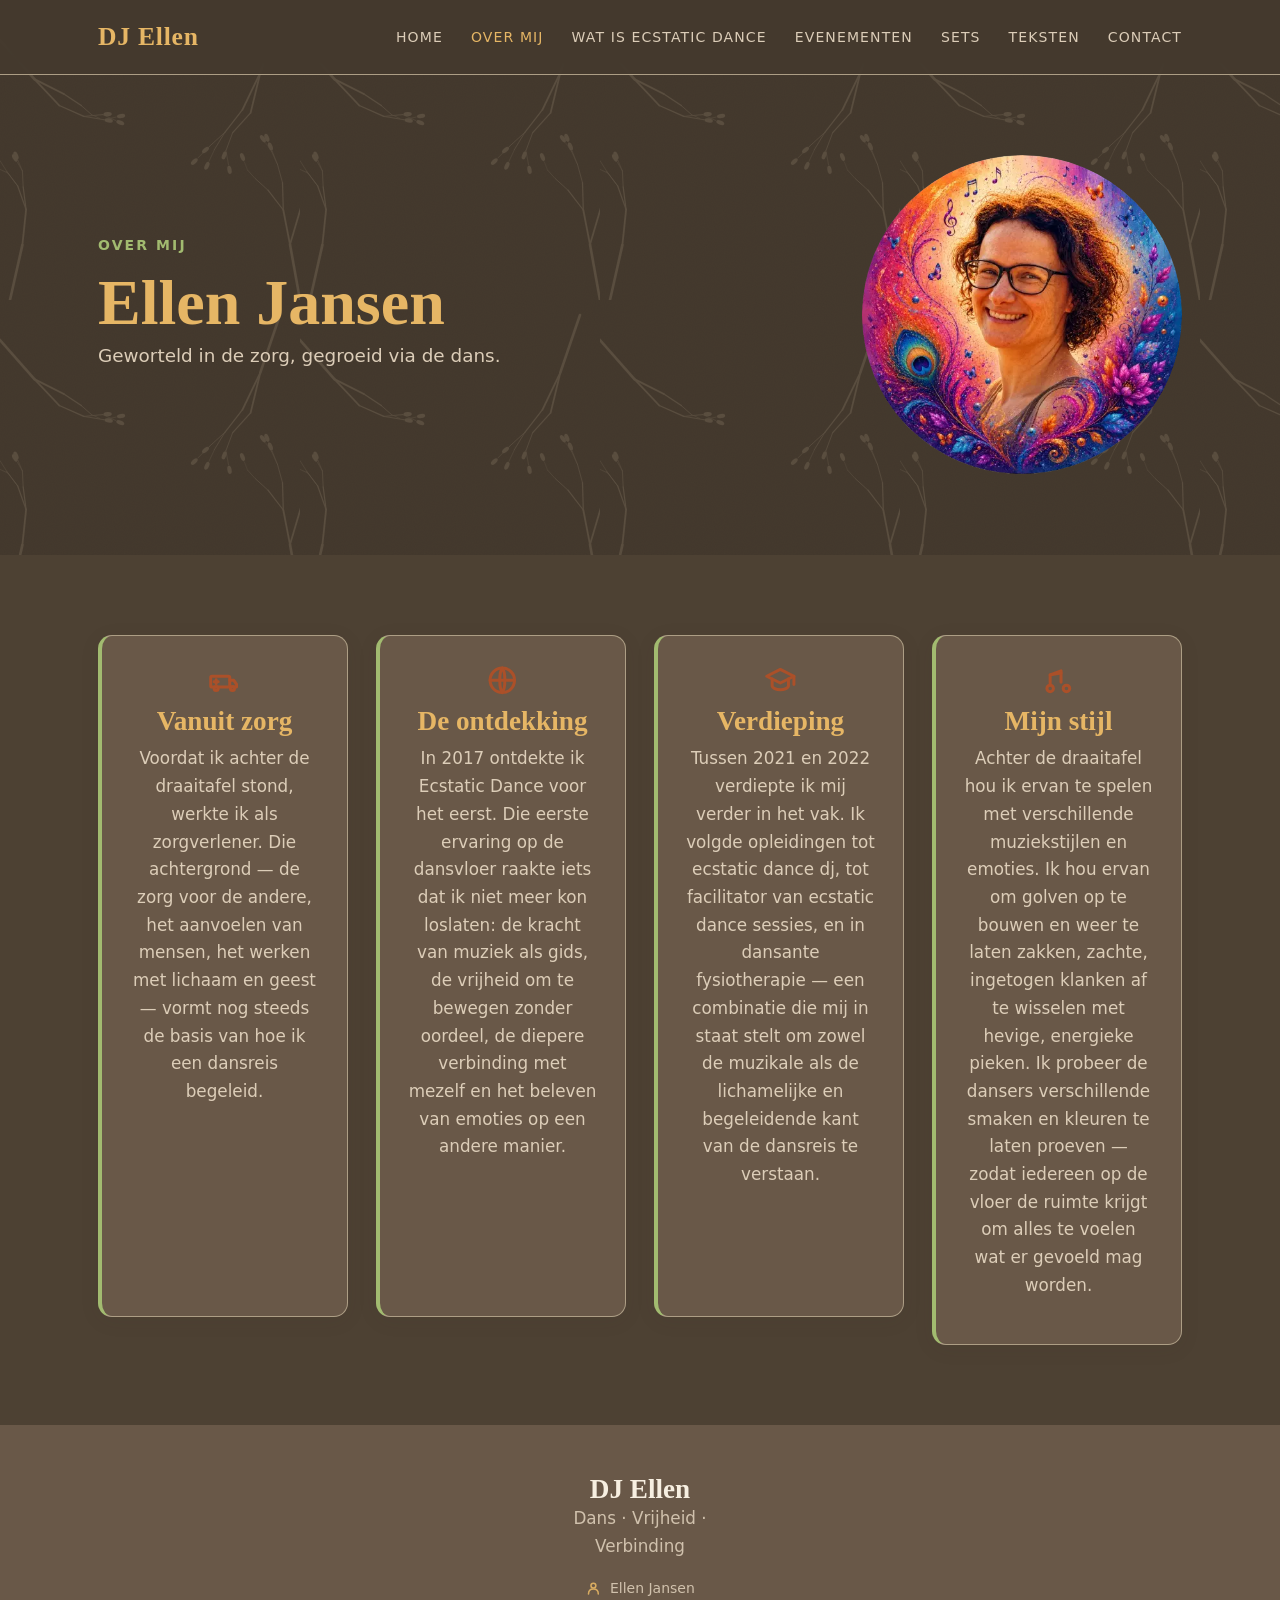
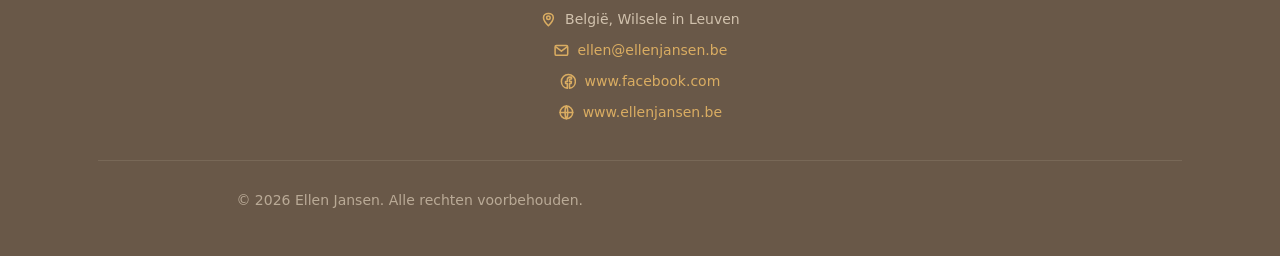
<file: over-mij.html>
<!DOCTYPE html>
<html lang="nl">
<head>
  <meta charset="UTF-8">
  <meta name="viewport" content="width=device-width, initial-scale=1.0">
  <title>Over mij — DJ Ellen</title>
  <meta name="description" content="Het verhaal achter DJ Ellen: van zorgverlener tot ecstatic dance dj, facilitator en dansante fysiotherapie.">
  <link rel="stylesheet" href="style.css">
<!-- Cloudflare Web Analytics --><script type='module' src='https://static.cloudflareinsights.com/beacon.min.js' data-cf-beacon='{"token": "c8c930fb44b844d2bfe9100c1052bbee"}'></script><!-- End Cloudflare Web Analytics -->
</head>
<body>

  <!-- ============================== HEADER ============================== -->
  <header class="site-header">
    <nav class="navbar container">
      <a href="index.html" class="navbar__logo">DJ Ellen</a>

      <button class="navbar__toggle" aria-label="Menu openen" aria-expanded="false" aria-controls="hoofdmenu">
        <span></span>
        <span></span>
        <span></span>
      </button>

      <ul class="navbar__links" id="hoofdmenu">
        <li><a href="index.html">Home</a></li>
        <li><a href="over-mij.html" class="is-active">Over mij</a></li>
        <li><a href="wat-is-ecstatic-dance.html">Wat is Ecstatic Dance</a></li>
        <li><a href="evenementen.html">Evenementen</a></li>
        <li><a href="sets.html">Sets</a></li>
        <li><a href="teksten.html">Teksten</a></li>
        <li><a href="contact.html">Contact</a></li>
      </ul>
    </nav>
  </header>

  <main class="site-main">

    <!-- ============================== HERO ============================== -->
    <section class="hero container">
      <div class="hero__text">
        <p class="eyebrow">Over mij</p>
        <h1>Ellen Jansen</h1>
        <p class="hero__intro">
          Geworteld in de zorg, gegroeid via de dans.
        </p>
      </div>

      <div class="hero__visual">
        <img src="images/dj-ellen.webp" alt="Ellen" class="hero__visual img">
      </div>
    </section>

    <!-- ============================== BIOGRAFIE ============================== -->
    <section class="section section--zand">
      <div class="container">
        <div class="grid grid--auto">
          <article class="card card--accent mb-md">
            <h3 class="card__title">
              <svg class="icon-inline" viewBox="0 0 24 24" xmlns="http://www.w3.org/2000/svg" aria-hidden="true">
                <rect x="2" y="9" width="14" height="8" rx="1"/>
                <path d="M16 12 L19 12 L21 15 L21 17 L16 17"/>
                <circle cx="6" cy="18" r="1.5"/>
                <circle cx="18" cy="18" r="1.5"/>
                <path d="M6 11.5 L6 14.5 M4.5 13 L7.5 13"/>
              </svg>
              Vanuit zorg
            </h3>
            <p>
              Voordat ik achter de draaitafel stond, werkte ik als zorgverlener.
              Die achtergrond — de zorg voor de andere, het aanvoelen van mensen, het werken met lichaam en geest — vormt nog
              steeds de basis van hoe ik een dansreis begeleid.
            </p>
          </article>

          <article class="card card--accent mb-md">
            <h3 class="card__title">
              <svg class="icon-inline" viewBox="0 0 24 24" xmlns="http://www.w3.org/2000/svg" aria-hidden="true">
                <circle cx="12" cy="12" r="9"/>
                <path d="M3 12 L21 12 M12 3 C9.5 6, 9.5 18, 12 21 M12 3 C14.5 6, 14.5 18, 12 21"/>
              </svg>
              De ontdekking
            </h3>
            <p>
              In 2017 ontdekte ik Ecstatic Dance voor het eerst. Die eerste
              ervaring op de dansvloer raakte iets dat ik niet meer kon
              loslaten: de kracht van muziek als gids, de vrijheid om te bewegen zonder oordeel, 
              de diepere verbinding met mezelf en het beleven van emoties op een andere manier.
            </p>
          </article>

          <article class="card card--accent mb-md">
            <h3 class="card__title">
              <svg class="icon-inline" viewBox="0 0 24 24" xmlns="http://www.w3.org/2000/svg" aria-hidden="true">
                <path d="M2 9 L12 4 L22 9 L12 14 Z"/>
                <path d="M6 11 L6 16 C6 17.5, 9 19, 12 19 C15 19, 18 17.5, 18 16 L18 11"/>
                <path d="M22 9 L22 15"/>
              </svg>
              Verdieping
            </h3>
            <p>
              Tussen 2021 en 2022 verdiepte ik mij verder in het vak. Ik volgde
              opleidingen tot ecstatic dance dj, tot facilitator van ecstatic
              dance sessies, en in dansante fysiotherapie — een combinatie die
              mij in staat stelt om zowel de muzikale als de lichamelijke en
              begeleidende kant van de dansreis te verstaan.
            </p>
          </article>

          <article class="card card--accent">
            <h3 class="card__title">
              <svg class="icon-inline" viewBox="0 0 24 24" xmlns="http://www.w3.org/2000/svg" aria-hidden="true">
                <circle cx="6" cy="18" r="2.4"/>
                <circle cx="18" cy="18" r="2.4"/>
                <path d="M6 15.5 L6 8 L14 5 L14 13.5"/>
                <path d="M6 8 L14 6.6"/>
              </svg>
              Mijn stijl
            </h3>
            <p>
              Achter de draaitafel hou ik ervan te spelen met verschillende muziekstijlen en emoties. Ik hou
              ervan om golven op te bouwen en weer te laten zakken, zachte,
              ingetogen klanken af te wisselen met hevige, energieke pieken. Ik probeer de dansers verschillende smaken en
              kleuren te laten proeven — zodat iedereen op de vloer de ruimte
              krijgt om alles te voelen wat er gevoeld mag worden.
            </p>
          </article>
        </div>
      </div>
    </section>

  </main>

  <!-- ============================== FOOTER ============================== -->
  <footer class="site-footer" id="site-footer"></footer>

  <script src="script.js" defer></script>

</body>
</html>
</file>
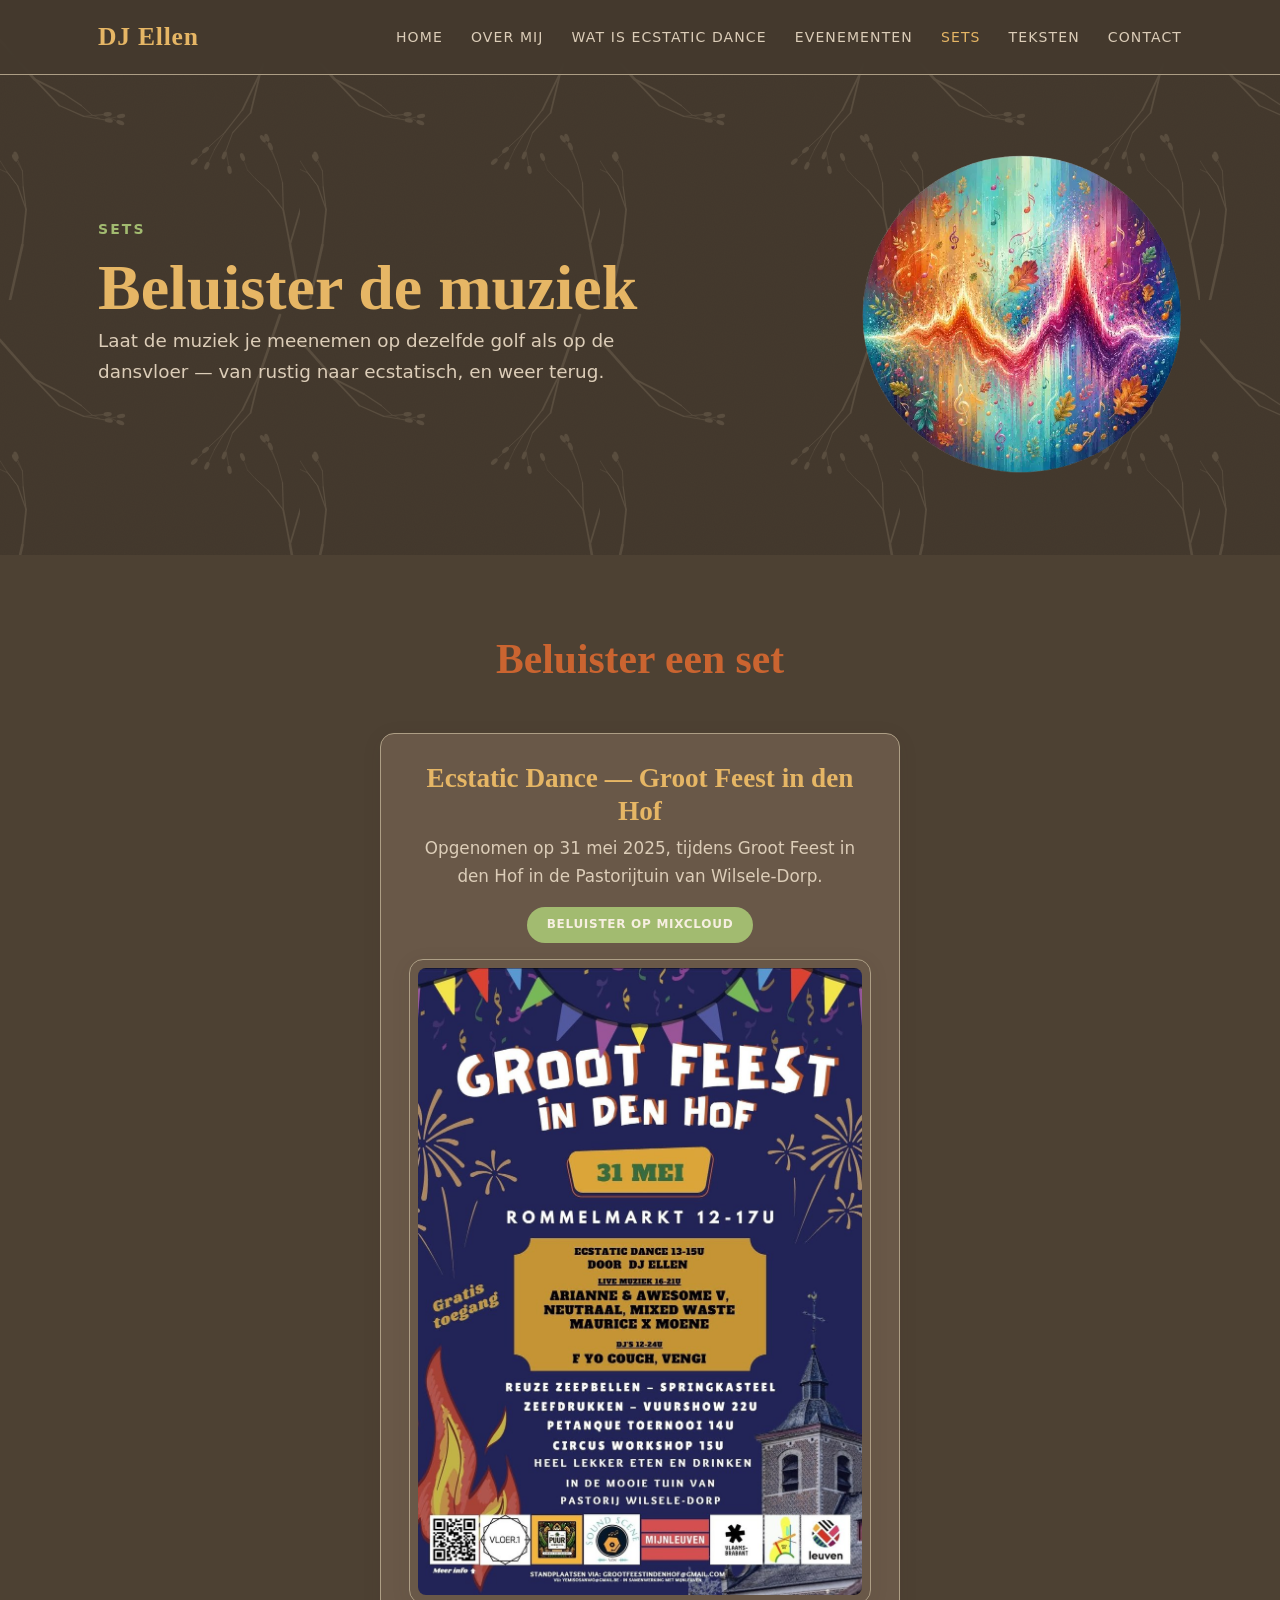
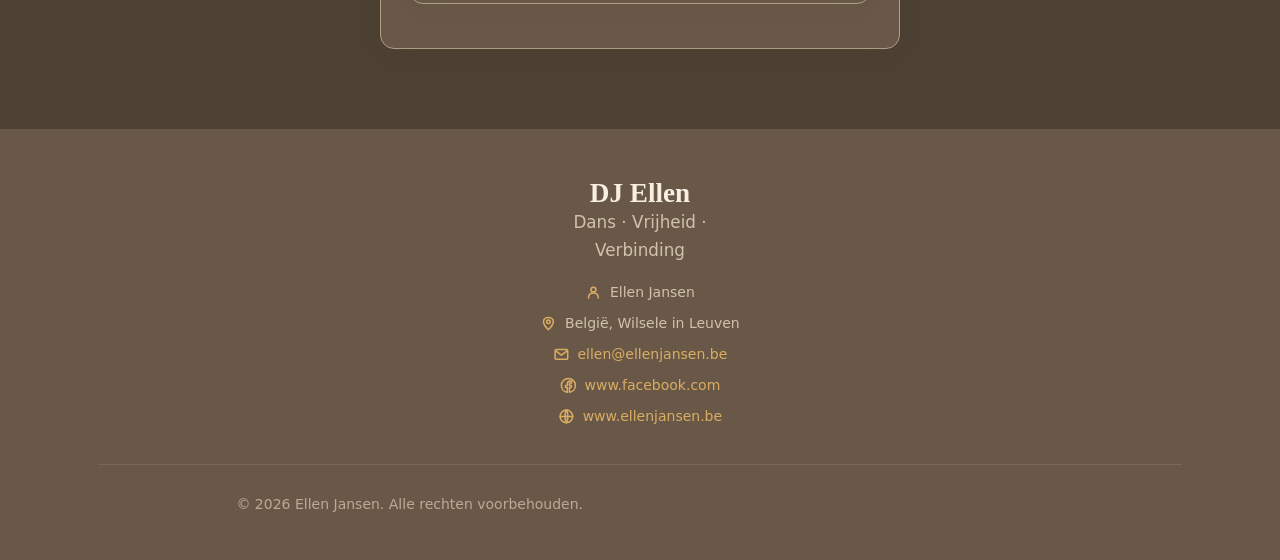
<file: sets.html>
<!DOCTYPE html>
<html lang="nl">
<head>
  <meta charset="UTF-8">
  <meta name="viewport" content="width=device-width, initial-scale=1.0">
  <title>Sets — DJ Ellen</title>
  <meta name="description" content="Beluister opgenomen Ecstatic Dance sets van DJ Ellen.">
  <link rel="stylesheet" href="style.css">
<!-- Cloudflare Web Analytics --><script type='module' src='https://static.cloudflareinsights.com/beacon.min.js' data-cf-beacon='{"token": "c8c930fb44b844d2bfe9100c1052bbee"}'></script><!-- End Cloudflare Web Analytics -->
</head>
<body>

  <!-- ============================== HEADER ============================== -->
  <header class="site-header">
    <nav class="navbar container">
      <a href="index.html" class="navbar__logo">DJ Ellen</a>

      <button class="navbar__toggle" aria-label="Menu openen" aria-expanded="false" aria-controls="hoofdmenu">
        <span></span>
        <span></span>
        <span></span>
      </button>

      <ul class="navbar__links" id="hoofdmenu">
        <li><a href="index.html">Home</a></li>
        <li><a href="over-mij.html">Over mij</a></li>
        <li><a href="wat-is-ecstatic-dance.html">Wat is Ecstatic Dance</a></li>
        <li><a href="evenementen.html">Evenementen</a></li>
        <li><a href="sets.html" class="is-active">Sets</a></li>
        <li><a href="teksten.html">Teksten</a></li>
        <li><a href="contact.html">Contact</a></li>
      </ul>
    </nav>
  </header>

  <main class="site-main">

    <!-- ============================== HERO ============================== -->
    <section class="hero container">
      <div class="hero__text">
        <p class="eyebrow">Sets</p>
        <h1>Beluister de muziek</h1>
        <p class="hero__intro">
          Laat de muziek je meenemen op dezelfde golf als op de dansvloer —
          van rustig naar ecstatisch, en weer terug.
        </p>
      </div>

      <div class="hero__visual">
        <img src="images/muziekgolf.webp" alt="Golf" class="hero__visual img">
      </div>
    </section>

    <!-- ============================== SETS ============================== -->
    <section class="section section--zand">
      <div class="container">
        <h2 class="section__heading">Beluister een set</h2>
        <p class="section__intro">
         
        </p>

        <div class="grid grid--auto">

          <article class="poem card">
            <h3 class="card__title">Ecstatic Dance — Groot Feest in den Hof</h3>
            <p>Opgenomen op 31 mei 2025, tijdens Groot Feest in den Hof in de Pastorijtuin van Wilsele-Dorp.</p>
            <a href="https://www.mixcloud.com/Ellllen/ecstatic-dance-groot-feest-in-den-hof-31052025/" class="btn btn--listen btn--small" target="_blank" rel="noopener">Beluister op Mixcloud</a>
            <!-- Sfeerbeeld: tuinfeest onder de bomen, zon, muziek en vlaggenlijn -->
          <p></p>
          <div class="photo-frame photo-frame--poster mb-sm">
            <img src="images/groot-feest-in-den-hof-2025.jpg" alt="Affiche Groot Feest in den Hof, 31 mei 2025">
          </div>
          </article>
        </div>
      </div>
    </section>

  </main>

  <!-- ============================== FOOTER ============================== -->
  <footer class="site-footer" id="site-footer"></footer>

  <script src="script.js" defer></script>

</body>
</html>
</file>
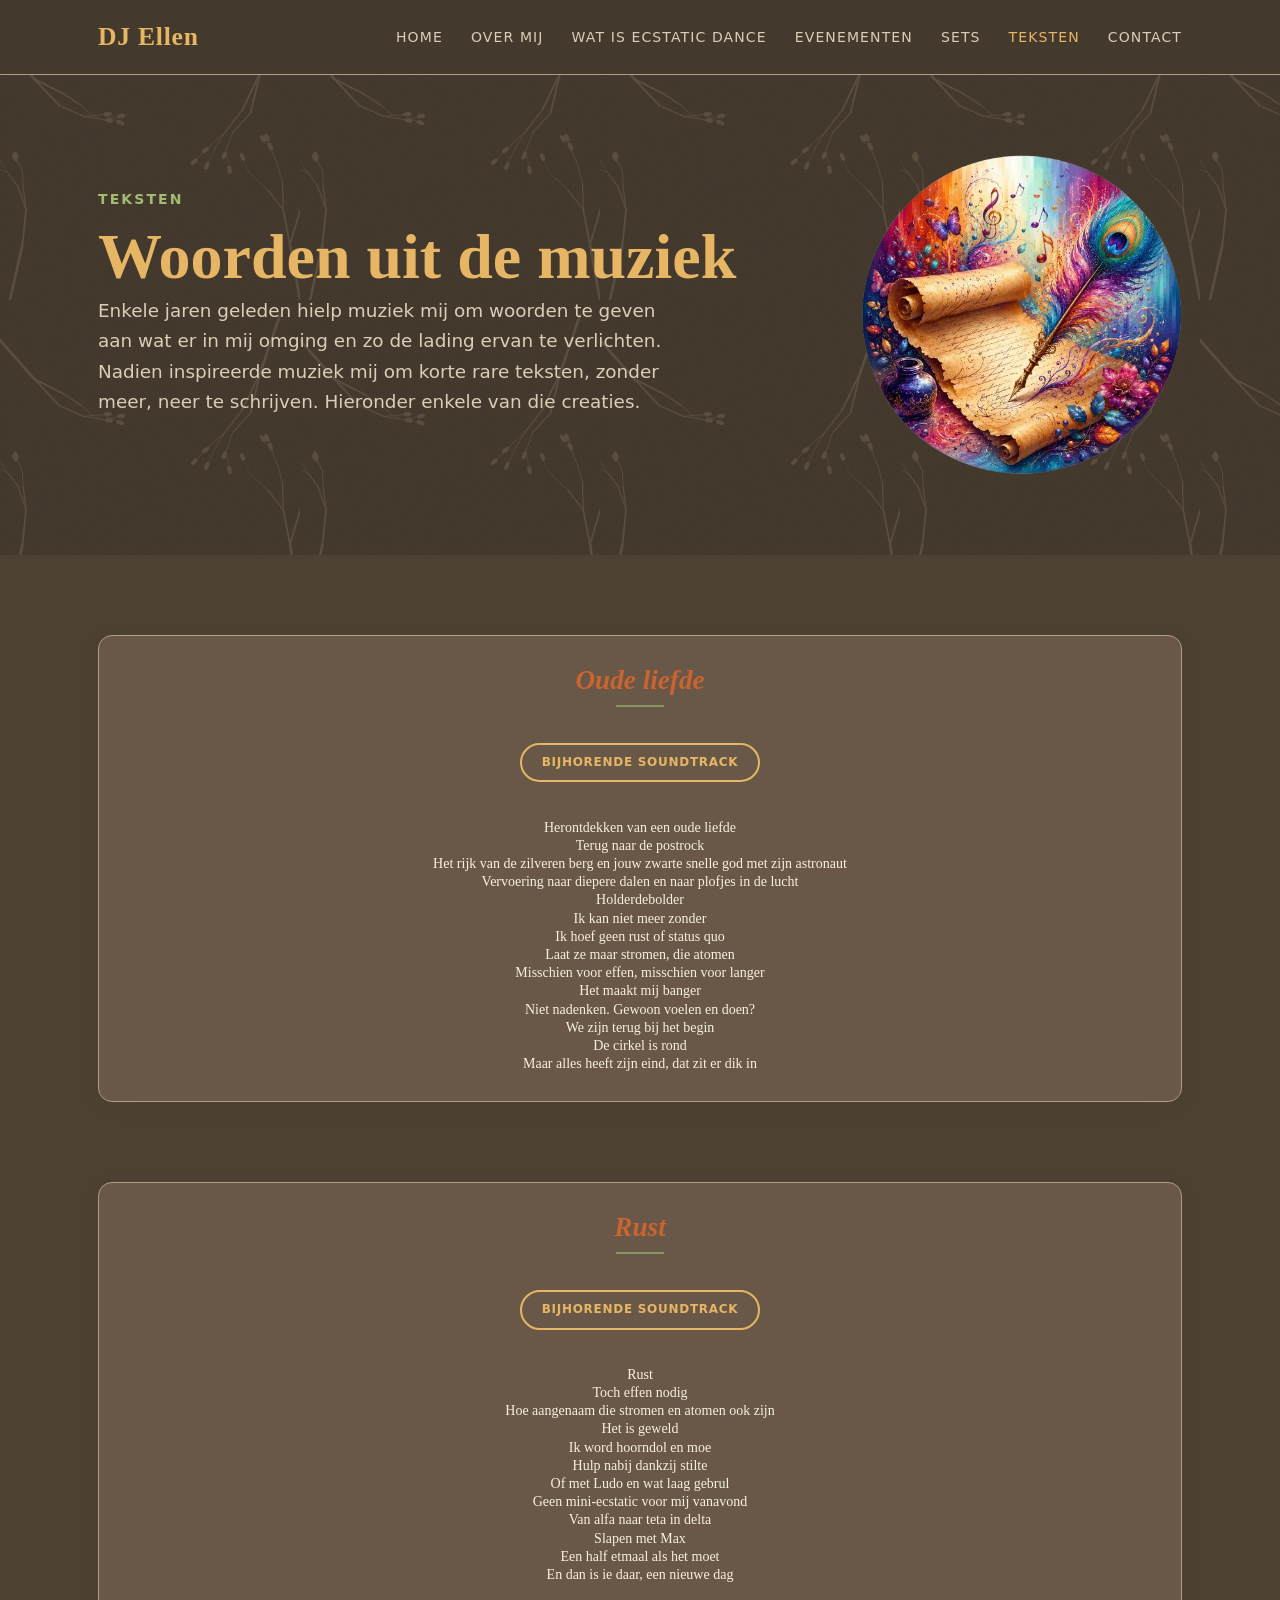
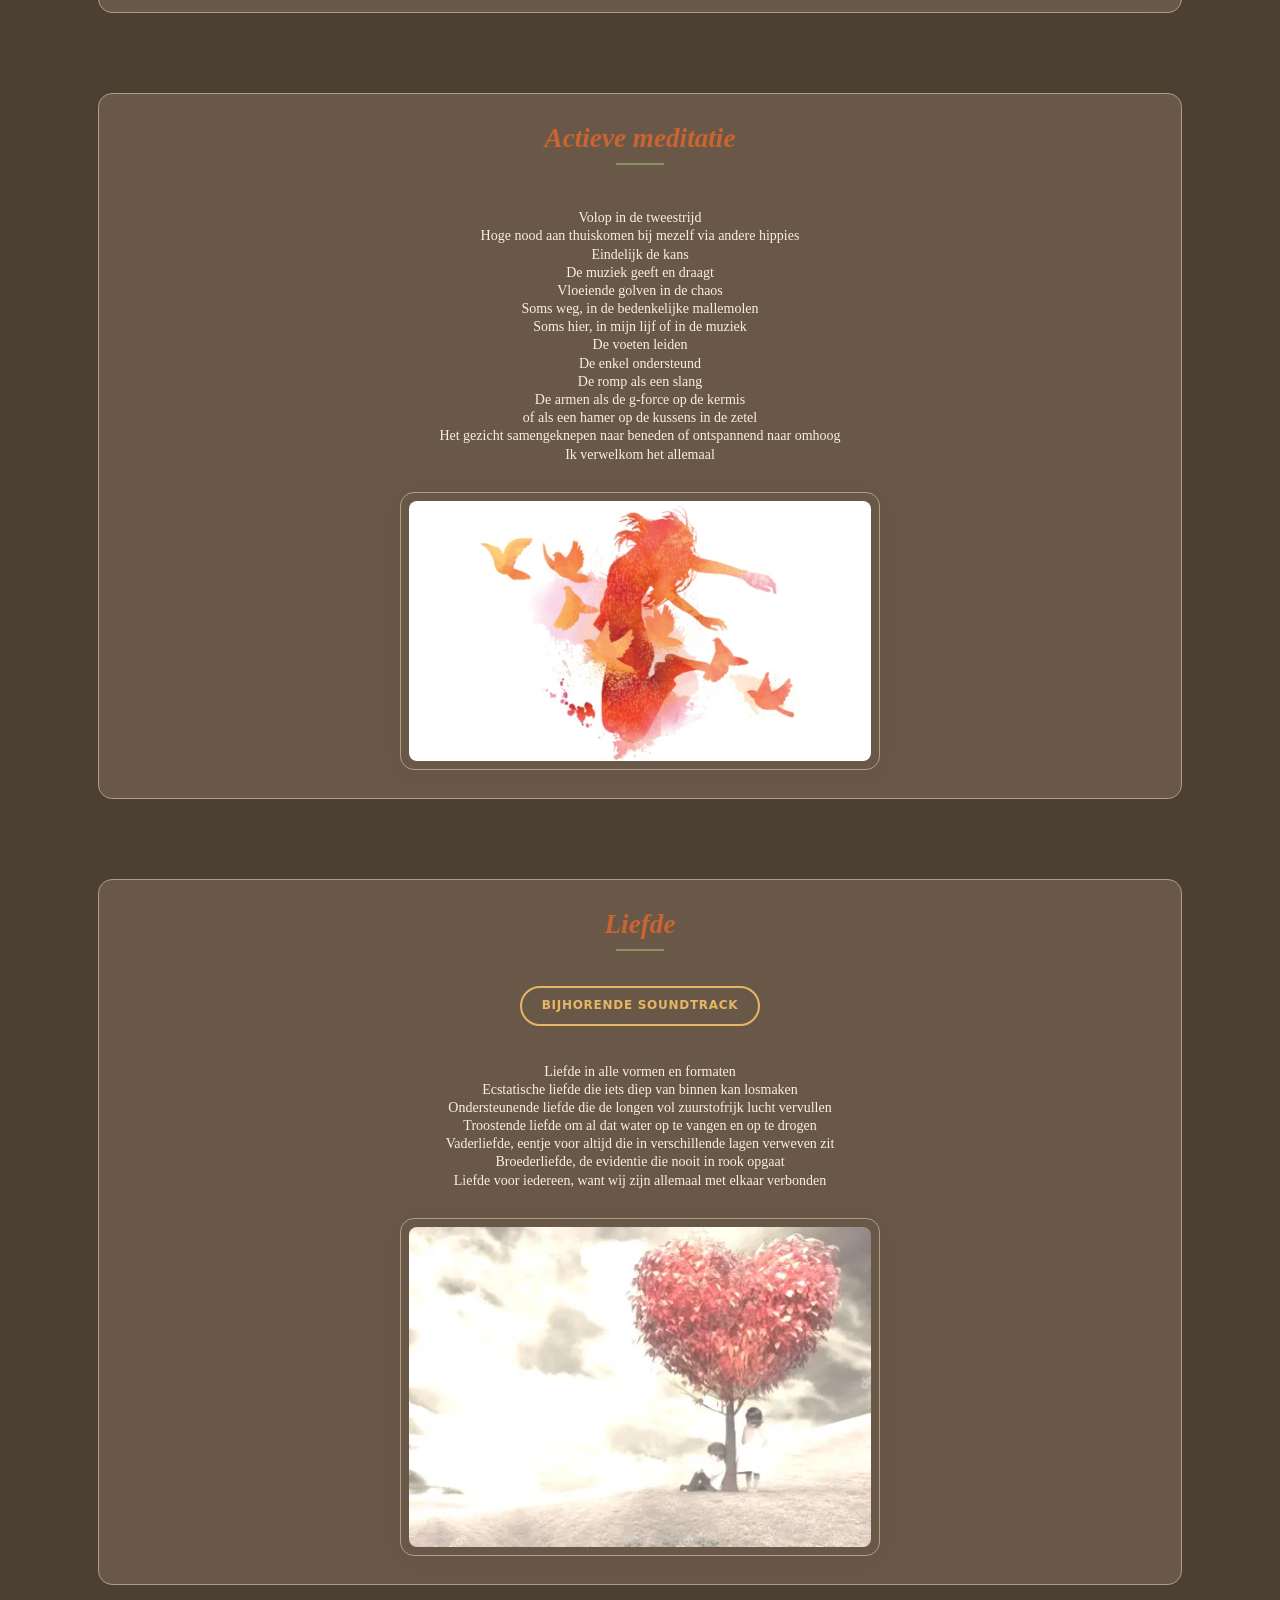
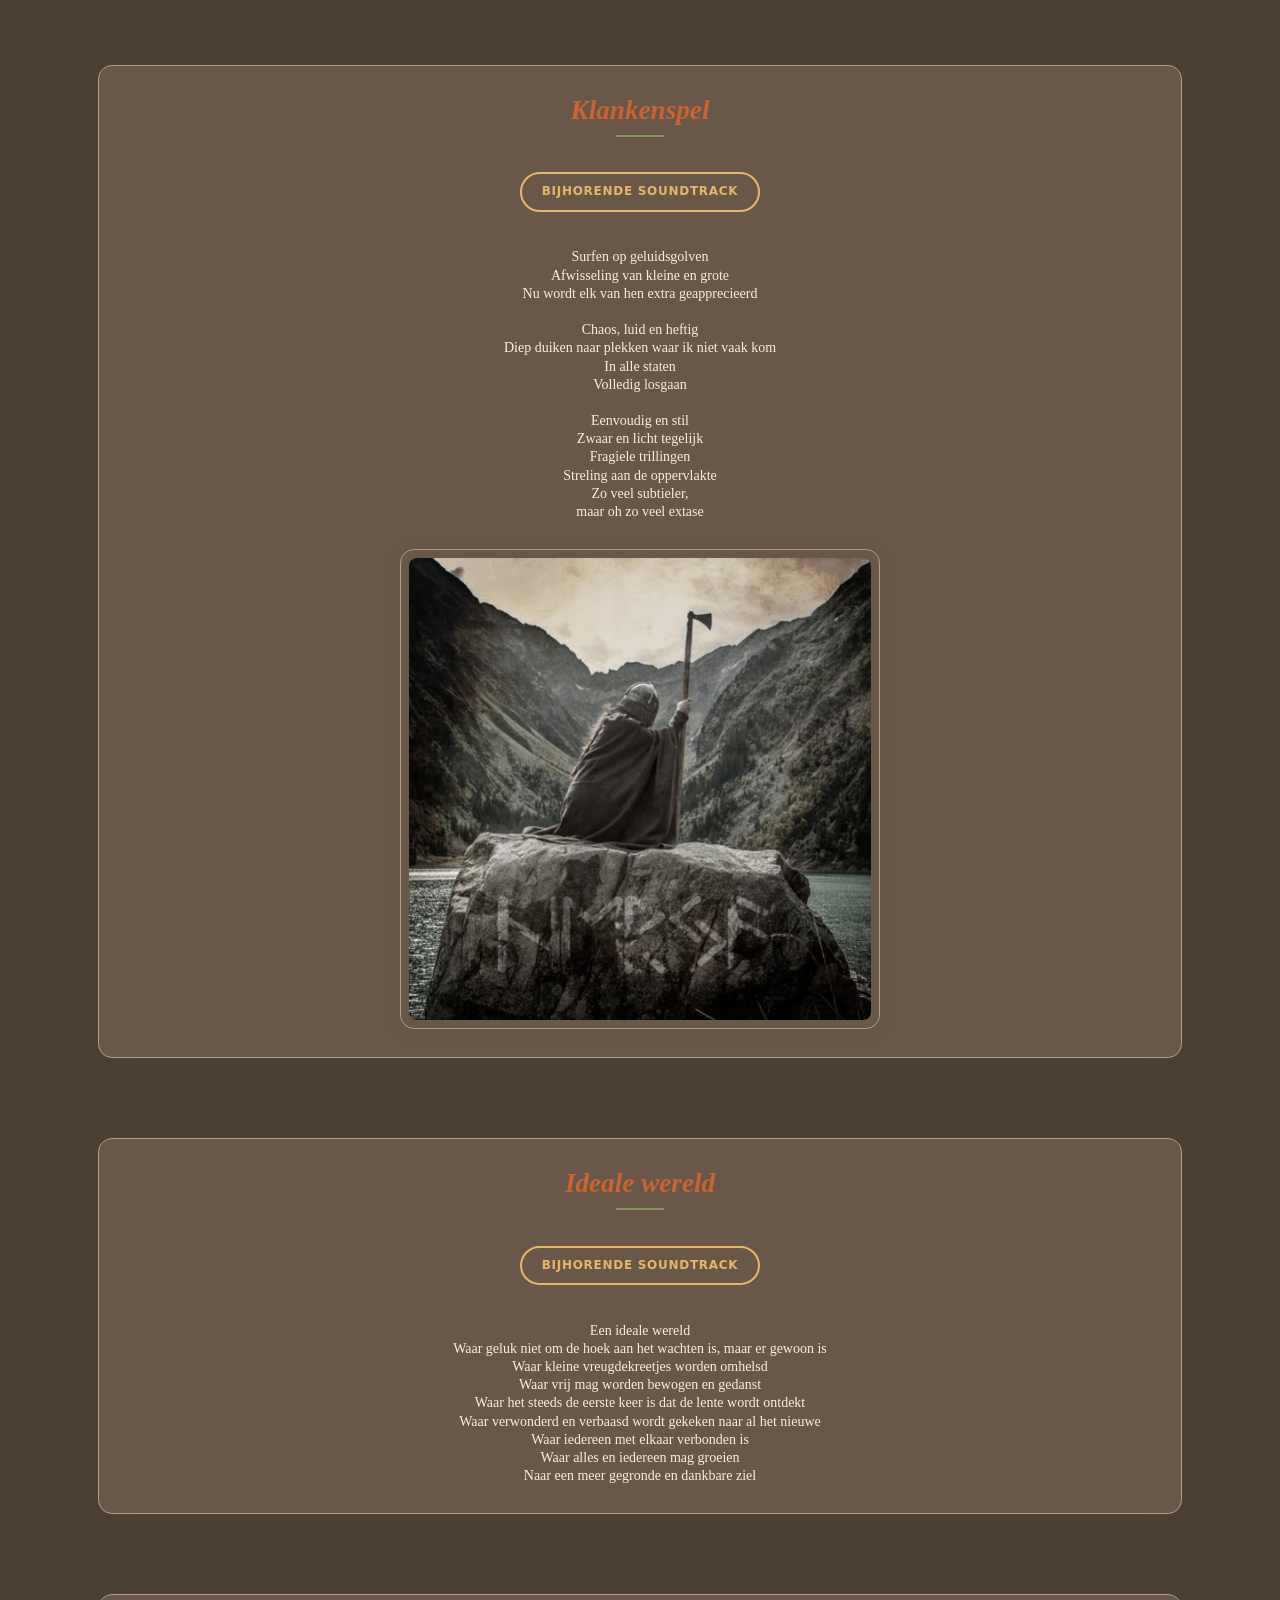
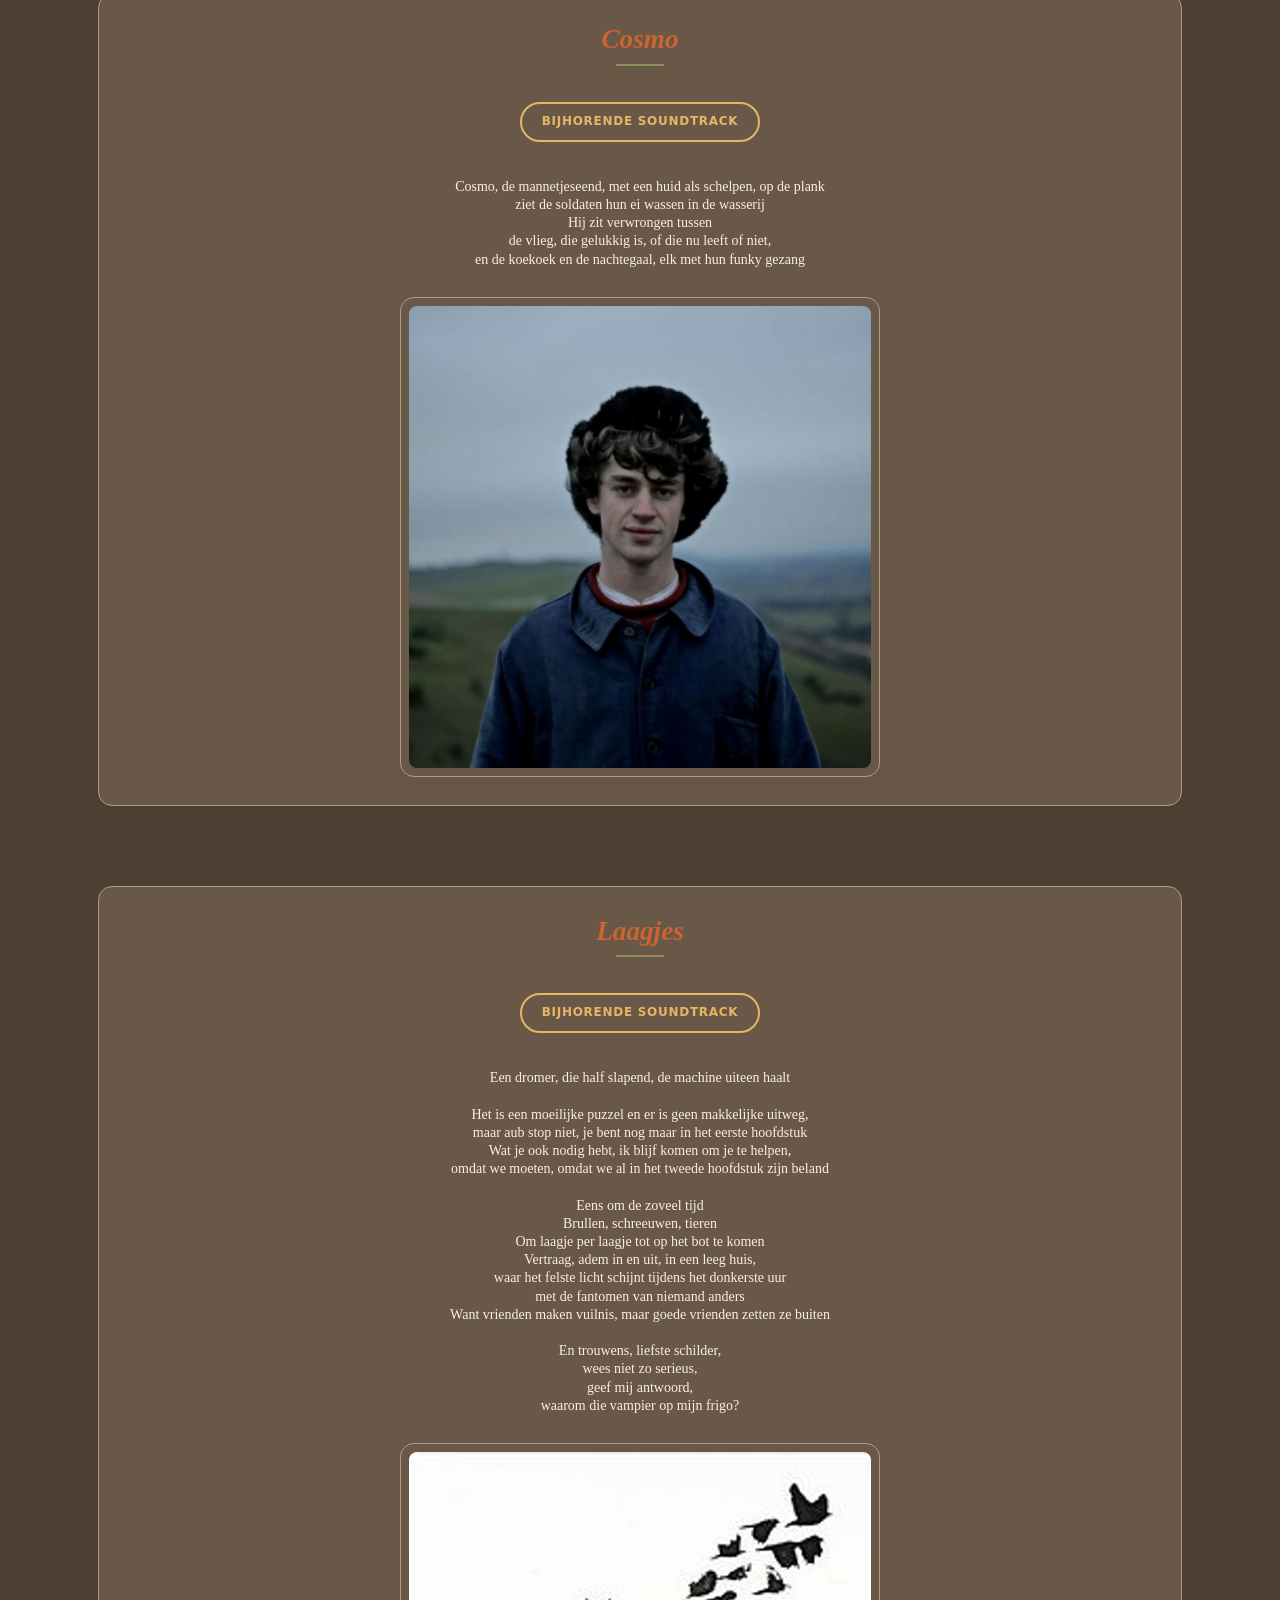
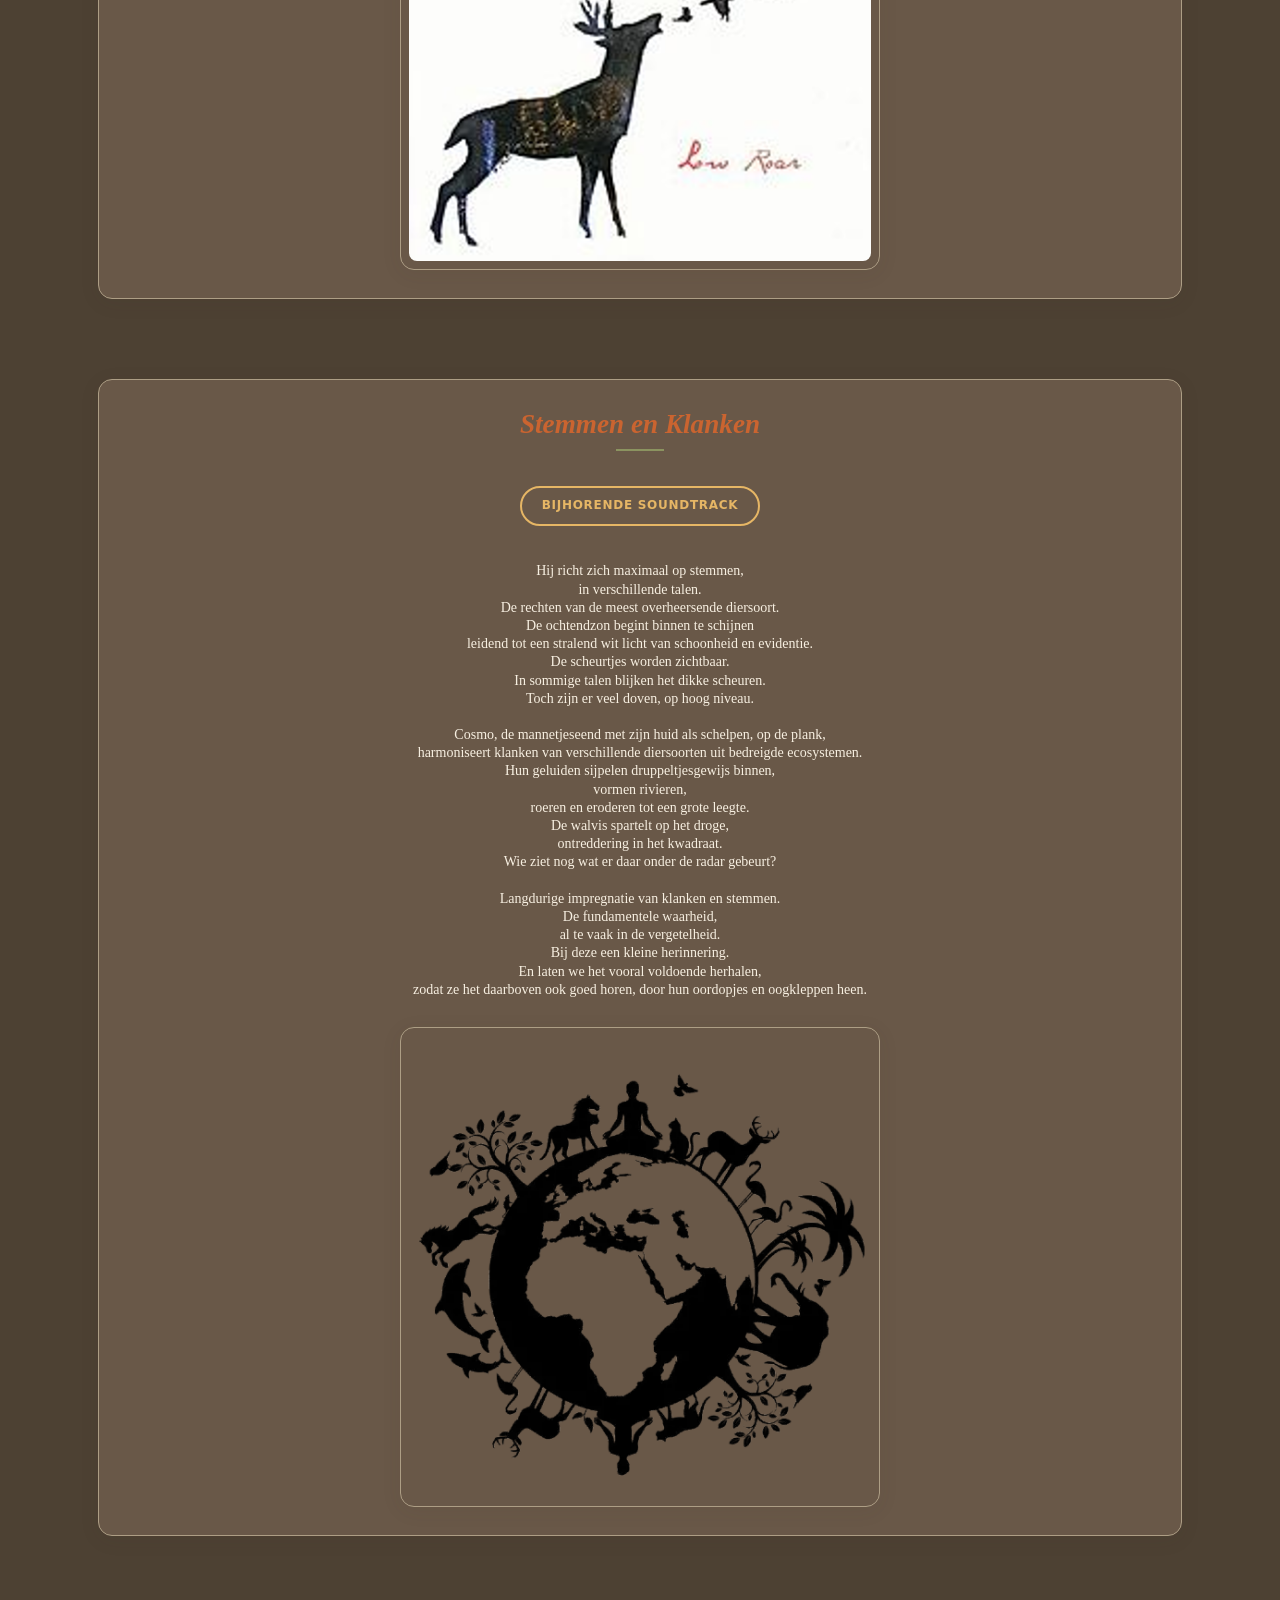
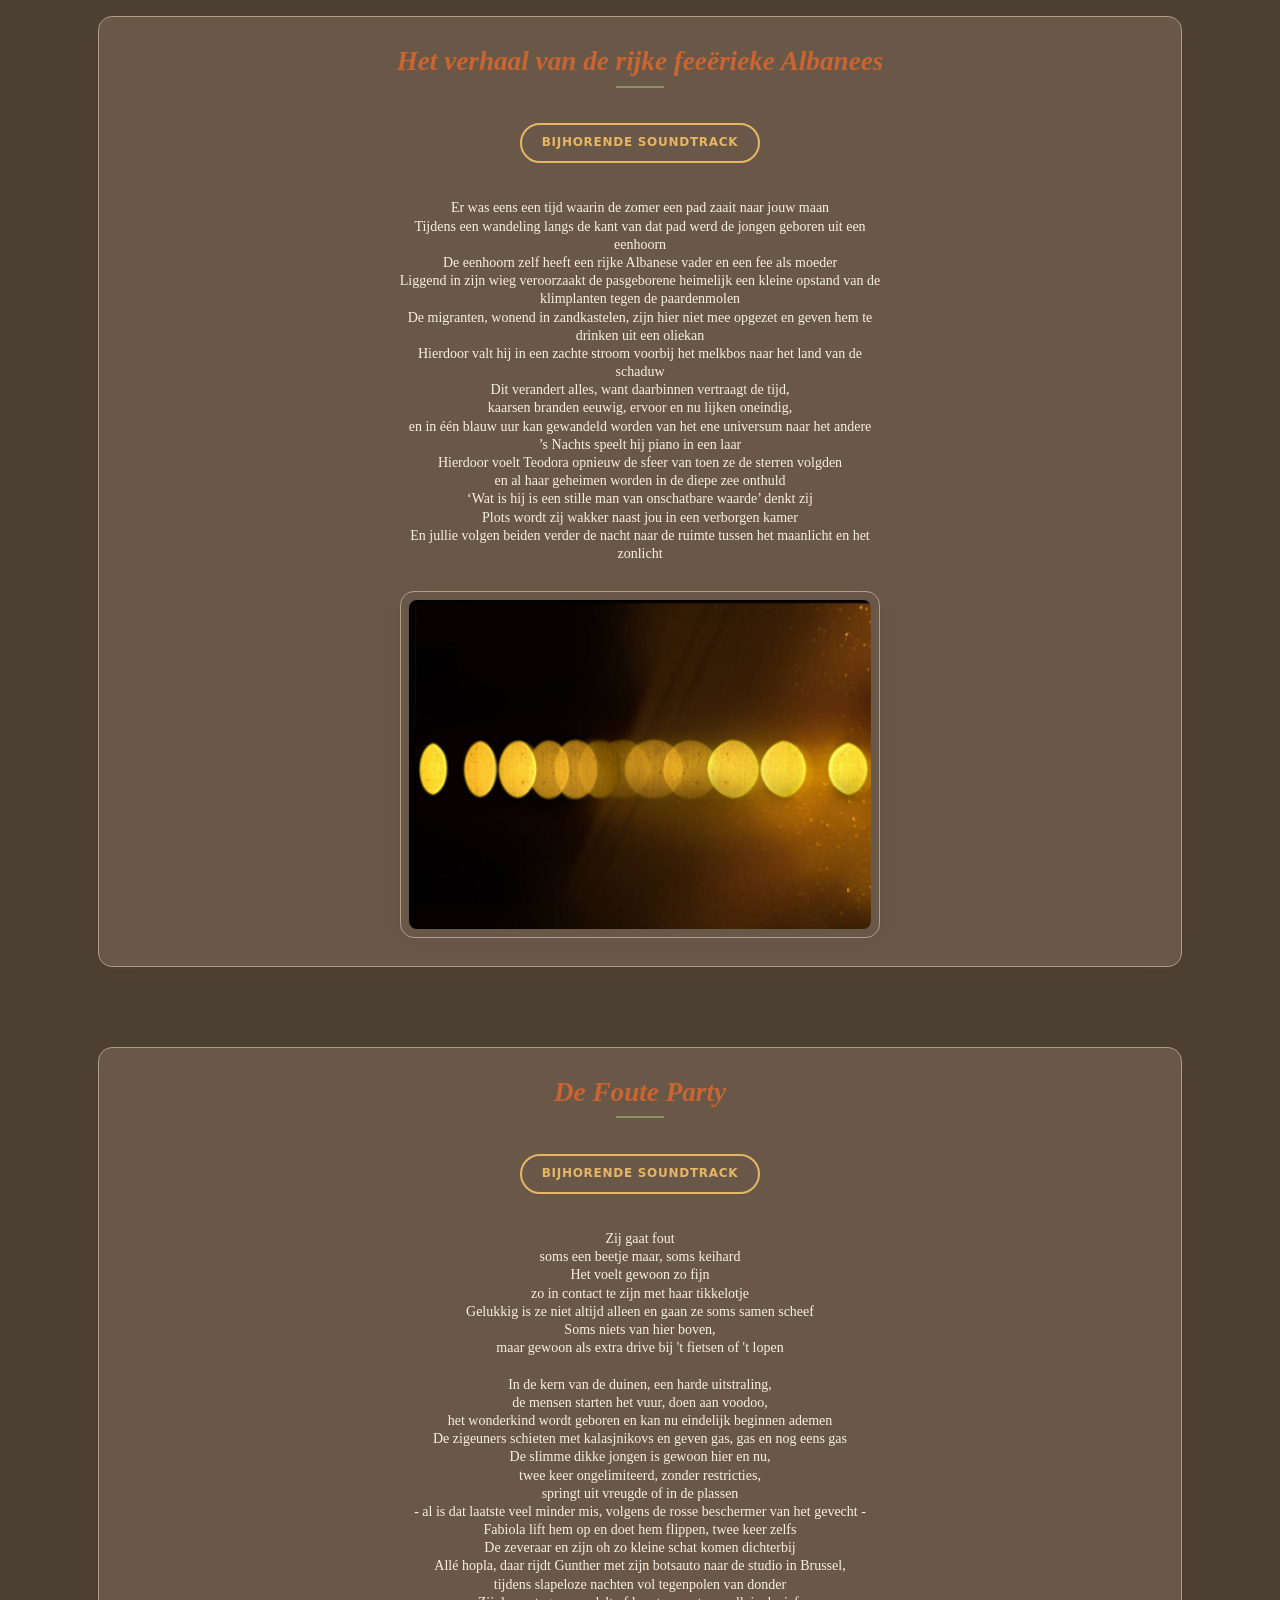
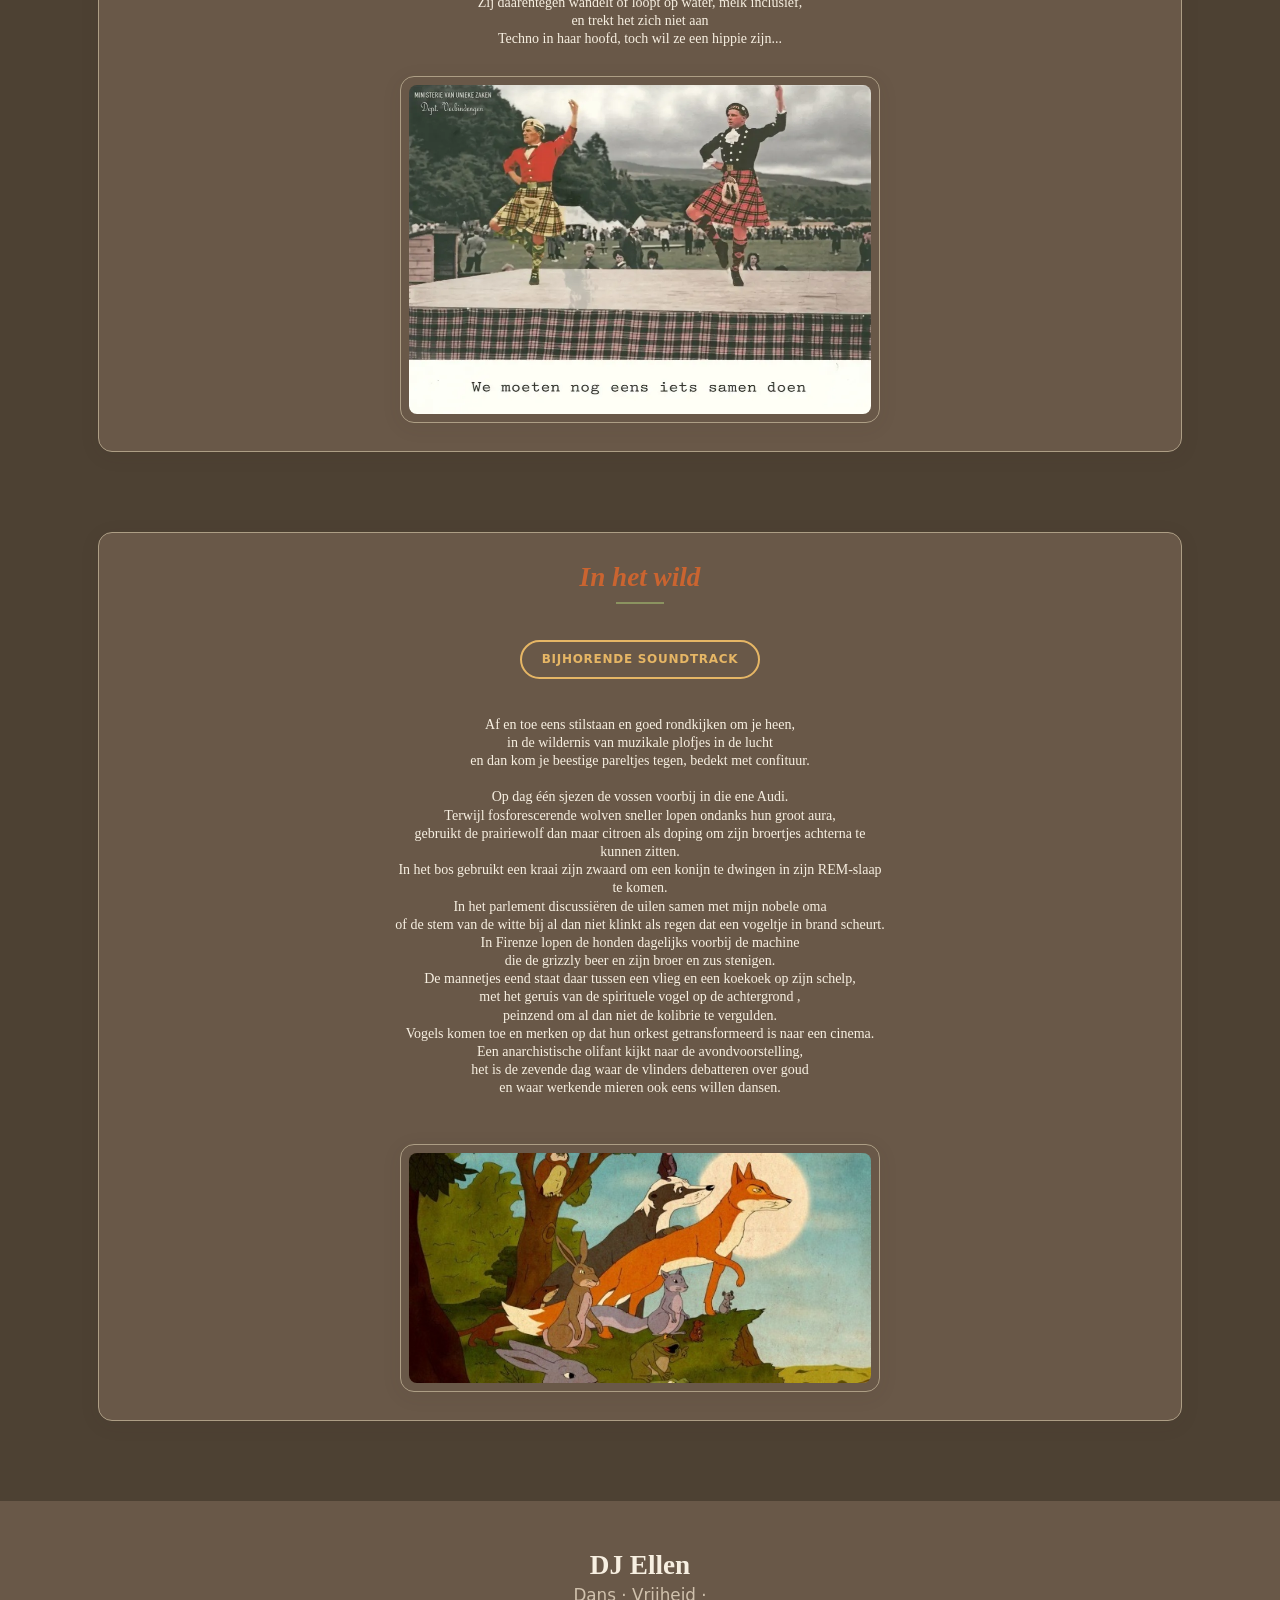
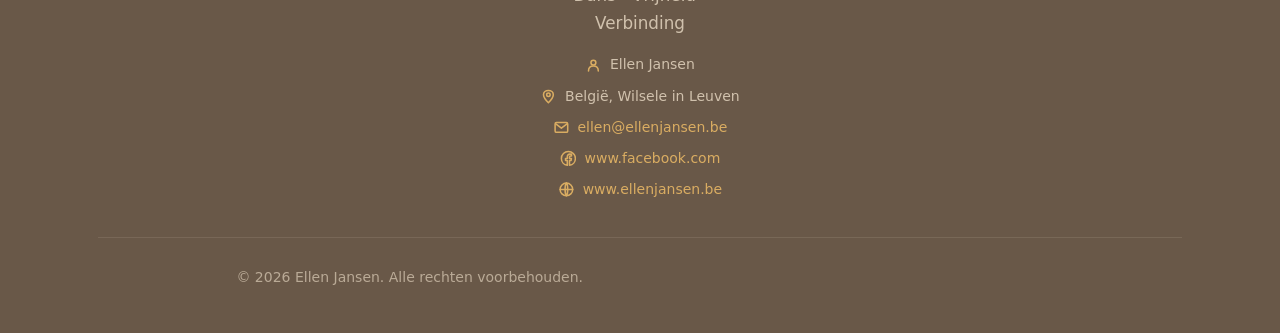
<file: teksten.html>
<!DOCTYPE html>
<html lang="nl">
<head>
  <meta charset="UTF-8">
  <meta name="viewport" content="width=device-width, initial-scale=1.0">
  <title>Teksten — DJ Ellen</title>
  <meta name="description" content="Korte teksten en gedichten, geboren uit muziek — geschreven door DJ Ellen.">
  <link rel="stylesheet" href="style.css">
<!-- Cloudflare Web Analytics --><script type='module' src='https://static.cloudflareinsights.com/beacon.min.js' data-cf-beacon='{"token": "c8c930fb44b844d2bfe9100c1052bbee"}'></script><!-- End Cloudflare Web Analytics -->
</head>
<body>

  <!-- ============================== HEADER ============================== -->
  <header class="site-header">
    <nav class="navbar container">
      <a href="index.html" class="navbar__logo">DJ Ellen</a>

      <button class="navbar__toggle" aria-label="Menu openen" aria-expanded="false" aria-controls="hoofdmenu">
        <span></span>
        <span></span>
        <span></span>
      </button>

      <ul class="navbar__links" id="hoofdmenu">
        <li><a href="index.html">Home</a></li>
        <li><a href="over-mij.html">Over mij</a></li>
        <li><a href="wat-is-ecstatic-dance.html">Wat is Ecstatic Dance</a></li>
        <li><a href="evenementen.html">Evenementen</a></li>
        <li><a href="sets.html">Sets</a></li>
        <li><a href="teksten.html" class="is-active">Teksten</a></li>
        <li><a href="contact.html">Contact</a></li>
      </ul>
    </nav>
  </header>

  <main class="site-main">

    <!-- ============================== HERO ============================== -->
    <section class="hero container">
      <div class="hero__text">
        <p class="eyebrow">Teksten</p>
        <h1>Woorden uit de muziek</h1>
        <p class="hero__intro">
          Enkele jaren geleden hielp muziek mij om woorden te geven aan wat er
          in mij omging en zo de lading ervan te verlichten. Nadien
          inspireerde muziek mij om korte rare teksten, zonder meer, neer te
          schrijven. Hieronder enkele van die creaties.
        </p>
      </div>

      <div class="hero__visual">
        <img src="images/brief.webp" alt="Brief" class="hero__visual img">
      </div>
    </section>

    <!-- ============================== TEKSTEN ============================== -->
    <section class="section section--zand">
      <div class="container">
        <div class="poems-stack">
          <article class="poem card">
            <h2 class="poem__title">Oude liefde</h2>
            <br><a href="https://open.spotify.com/album/6d3qGNsPjj35XeN8KKngi8" class="btn btn--secondary btn--small">Bijhorende soundtrack</a>
            <p class="poem__text">
              <br>Herontdekken van een oude liefde
              Terug naar de postrock 
              Het rijk van de zilveren berg en jouw zwarte snelle god met zijn astronaut
              Vervoering naar diepere dalen en naar plofjes in de lucht
              Holderdebolder
              Ik kan niet meer zonder
              Ik hoef geen rust of status quo
              Laat ze maar stromen, die atomen
              Misschien voor effen, misschien voor langer
              Het maakt mij banger
              Niet nadenken. Gewoon voelen en doen?
              We zijn terug bij het begin
              De cirkel is rond   
              Maar alles heeft zijn eind, dat zit er dik in
            </p>
          </article>

          <article class="poem card">
            <h2 class="poem__title">Rust</h2>
            <br><a href="https://open.spotify.com/playlist/5vRaTj6OJwASot6hS3FUcd?si=076429998d614154" class="btn btn--secondary btn--small">Bijhorende soundtrack</a>
            <p class="poem__text">
              <br>Rust
              Toch effen nodig
              Hoe aangenaam die stromen en atomen ook zijn
              Het is geweld
              Ik word hoorndol en moe
              Hulp nabij dankzij stilte
              Of met Ludo en wat laag gebrul
              Geen mini-ecstatic voor mij vanavond
              Van alfa naar teta in delta  
              Slapen met Max
              Een half etmaal als het moet  
              En dan is ie daar, een nieuwe dag
            </p>
          </article> 

            <article class="poem card">
            <h2 class="poem__title">Actieve meditatie</h2>
            <p class="poem__text">
              <br>Volop in de tweestrijd
              Hoge nood aan thuiskomen bij mezelf via andere hippies
              Eindelijk de kans
              De muziek geeft en draagt
              Vloeiende golven in de chaos
              Soms weg, in de bedenkelijke mallemolen
              Soms hier, in mijn lijf of in de muziek
              De voeten leiden
              De enkel ondersteund
              De romp als een slang
              De armen als de g-force op de kermis
              of als een hamer op de kussens in de zetel
              Het gezicht samengeknepen naar beneden of ontspannend naar omhoog
              Ik verwelkom het allemaal
            </p>
            <div class="photo-frame photo-frame--poster mt-md" aria-hidden="true">
              <img src="images/active-meditatie.png" alt="active-meditatie">
            </div>          
          </article> 

            <article class="poem card">
            <h2 class="poem__title">Liefde</h2>
            <br><a href="https://open.spotify.com/playlist/3P6BgeHZw4pDa4cur5nwF8?si=a4b235618f974b24" class="btn btn--secondary btn--small">Bijhorende soundtrack</a>
            <p class="poem__text">
              <br>Liefde in alle vormen en formaten
              Ecstatische liefde die iets diep van binnen kan losmaken
              Ondersteunende liefde die de longen vol zuurstofrijk lucht vervullen
              Troostende liefde om al dat water op te vangen en op te drogen
              Vaderliefde, eentje voor altijd die in verschillende lagen verweven zit
              Broederliefde, de evidentie die nooit in rook opgaat
              Liefde voor iedereen, want wij zijn allemaal met elkaar verbonden
            </p>
            <div class="photo-frame photo-frame--poster mt-md" aria-hidden="true">
              <img src="images/liefde.webp" alt="liefde">
            </div>          
          </article> 

            <article class="poem card">
            <h2 class="poem__title">Klankenspel</h2>
            <br><a href="https://open.spotify.com/playlist/1KB7R0EM2Lx0NYCYFldxFw?si=8728be2c2d664da5" class="btn btn--secondary btn--small">Bijhorende soundtrack</a>
            <p class="poem__text">
              <br>Surfen op geluidsgolven
              Afwisseling van kleine en grote
              Nu wordt elk van hen extra geapprecieerd
              </br>Chaos, luid en heftig
              Diep duiken naar plekken waar ik niet vaak kom
              In alle staten 
              Volledig losgaan
              <br>Eenvoudig en stil
              Zwaar en licht tegelijk
              Fragiele trillingen
              Streling aan de oppervlakte
              Zo veel subtieler, 
              maar oh zo veel extase
            </p>
            <div class="photo-frame photo-frame--poster mt-md" aria-hidden="true">
              <img src="images/klankenspel.png" alt="klankenspel">
            </div>          
          </article> 
    
            <article class="poem card">
            <h2 class="poem__title">Ideale wereld</h2>
            <br><a href="https://open.spotify.com/playlist/4dPLcmeEAW6sVPdCm1QOBB?si=605a601faa0b4032" class="btn btn--secondary btn--small">Bijhorende soundtrack</a>
            <p class="poem__text">
              <br>Een ideale wereld
              Waar geluk niet om de hoek aan het wachten is, maar er gewoon is
              Waar kleine vreugdekreetjes worden omhelsd
              Waar vrij mag worden bewogen en gedanst
              Waar het steeds de eerste keer is dat de lente wordt ontdekt
              Waar verwonderd en verbaasd wordt gekeken naar al het nieuwe
              Waar iedereen met elkaar verbonden is
              Waar alles en iedereen mag groeien
              Naar een meer gegronde en dankbare ziel
            </p>
          </article> 

          <article class="poem card">
            <h2 class="poem__title">Cosmo</h2>
            <br><a href="https://www.youtube.com/watch?v=rffK6ISzxvc&list=PLWK5A1UkW98puEDC1GvWeOMy85dgZg6C-" class="btn btn--secondary btn--small">Bijhorende soundtrack</a>
            <p class="poem__text">
              <br>Cosmo, de mannetjeseend, met een huid als schelpen, op de plank
              ziet de soldaten hun ei wassen in de wasserij
              Hij zit verwrongen tussen
              de vlieg, die gelukkig is, of die nu leeft of niet,
              en de koekoek en de nachtegaal, elk met hun funky gezang
            </p>
            <div class="photo-frame photo-frame--poster mt-md" aria-hidden="true">
              <img src="images/cosmo.png" alt="cosmo">
            </div>          
          </article>

          <article class="poem card">
            <h2 class="poem__title">Laagjes</h2>
            <br><a href="https://www.youtube.com/watch?v=SfO2FTh_P6g&list=PLWK5A1UkW98pnY3k7MblPo3hwAS9o6eRI" class="btn btn--secondary btn--small">Bijhorende soundtrack</a>
            <p class="poem__text">
              <br>Een dromer, die half slapend, de machine uiteen haalt
              <br>Het is een moeilijke puzzel en er is geen makkelijke uitweg, 
              maar aub stop niet, je bent nog maar in het eerste hoofdstuk
              Wat je ook nodig hebt, ik blijf komen om je te helpen, 
              omdat we moeten, omdat we al in het tweede hoofdstuk zijn beland
              <br>Eens om de zoveel tijd
              Brullen, schreeuwen, tieren
              Om laagje per laagje tot op het bot te komen
              Vertraag, adem in en uit, in een leeg huis, 
              waar het felste licht schijnt tijdens het donkerste uur  
              met de fantomen van niemand anders
              Want vrienden maken vuilnis, maar goede vrienden zetten ze buiten
              <br>En trouwens, liefste schilder, 
              wees niet zo serieus, 
              geef mij antwoord, 
              waarom die vampier op mijn frigo?
            </p>
            <div class="photo-frame photo-frame--poster mt-md" aria-hidden="true">
              <img src="images/laagjes.png" alt="laagjes">
            </div>          
          </article>

          <article class="poem card">
            <h2 class="poem__title">Stemmen en Klanken</h2>
            <br><a href="https://www.youtube.com/playlist?list=PLWK5A1UkW98odrhteozjfg4oLIU2HN_RT" class="btn btn--secondary btn--small">Bijhorende soundtrack</a>
            <p class="poem__text">
              <br>Hij richt zich maximaal op stemmen,
              in verschillende talen.
              De rechten van de meest overheersende diersoort.
              De ochtendzon begint binnen te schijnen
              leidend tot een stralend wit licht van schoonheid en evidentie.
              De scheurtjes worden zichtbaar.
              In sommige talen blijken het dikke scheuren.
              Toch zijn er veel doven, op hoog niveau.
              <br>Cosmo, de mannetjeseend met zijn huid als schelpen, op de plank,
              harmoniseert klanken van verschillende diersoorten uit bedreigde ecosystemen.
              Hun geluiden sijpelen druppeltjesgewijs binnen,
              vormen rivieren,
              roeren en eroderen tot een grote leegte.
              De walvis spartelt op het droge,
              ontreddering in het kwadraat.
              Wie ziet nog wat er daar onder de radar gebeurt?
              <br>Langdurige impregnatie van klanken en stemmen.
              De fundamentele waarheid,
              al te vaak in de vergetelheid.
              Bij deze een kleine herinnering.
              En laten we het vooral voldoende herhalen,
              zodat ze het daarboven ook goed horen, door hun oordopjes en oogkleppen heen.
            </p>
            <!-- Placeholder-fotokader bij dit gedicht -->
            <div class="photo-frame photo-frame--poster mt-md" aria-hidden="true">
              <img src="images/planeet-aarde.webp" alt="Soundtrack gedicht">
            </div>
          </article>

          <article class="poem card">
            <h2 class="poem__title">Het verhaal van de rijke feeërieke Albanees</h2>
            <br><a href="https://open.spotify.com/playlist/3m0mrW8xwuIUx9nPzii2ZG?si=21a43d612e2840d5" class="btn btn--secondary btn--small">Bijhorende soundtrack</a>
            <p class="poem__text">
              <br>Er was eens een tijd waarin de zomer een pad zaait naar jouw maan
              Tijdens een wandeling langs de kant van dat pad werd de jongen geboren uit een eenhoorn
              De eenhoorn zelf heeft een rijke Albanese vader en een fee als moeder
              Liggend in zijn wieg veroorzaakt de pasgeborene heimelijk een kleine opstand van de klimplanten tegen de paardenmolen
              De migranten, wonend in zandkastelen, zijn hier niet mee opgezet en geven hem te drinken uit een oliekan
              Hierdoor valt hij in een zachte stroom voorbij het melkbos naar het land van de schaduw
              Dit verandert alles, want daarbinnen vertraagt de tijd, 
              kaarsen branden eeuwig, ervoor en nu lijken oneindig,
              en in één blauw uur kan gewandeld worden van het ene universum naar het andere
              ’s Nachts speelt hij piano in een laar 
              Hierdoor voelt Teodora opnieuw de sfeer van toen ze de sterren volgden 
              en al haar geheimen worden in de diepe zee onthuld
              ‘Wat is hij is een stille man van onschatbare waarde’ denkt zij
              Plots wordt zij wakker naast jou in een verborgen kamer
              En jullie volgen beiden verder de nacht naar de ruimte tussen het maanlicht en het zonlicht
            </p>
            <div class="photo-frame photo-frame--poster mt-md" aria-hidden="true">
              <img src="images/albanees.png" alt="albanees">
            </div>          
          </article>

          <article class="poem card">
            <h2 class="poem__title">De Foute Party</h2>
            <br><a href="https://open.spotify.com/playlist/7w7glbIBhJLzS363pt5OoX" class="btn btn--secondary btn--small">Bijhorende soundtrack</a>
            <p class="poem__text">
              <br>Zij gaat fout 
              soms een beetje maar, soms keihard
              Het voelt gewoon zo fijn
              zo in contact te zijn met haar tikkelotje
              Gelukkig is ze niet altijd alleen en gaan ze soms samen scheef
              Soms niets van hier boven,
              maar gewoon als extra drive bij 't fietsen of 't lopen 
              <br>In de kern van de duinen, een harde uitstraling,
              de mensen starten het vuur, doen aan voodoo,
              het wonderkind wordt geboren en kan nu eindelijk beginnen ademen
              De zigeuners schieten met kalasjnikovs en geven gas, gas en nog eens gas
              De slimme dikke jongen is gewoon hier en nu,
              twee keer ongelimiteerd, zonder restricties,
              springt uit vreugde of in de plassen
              - al is dat laatste veel minder mis, volgens de rosse beschermer van het gevecht -
              Fabiola lift hem op en doet hem flippen, twee keer zelfs
              De zeveraar en zijn oh zo kleine schat komen dichterbij
              Allé hopla, daar rijdt Gunther met zijn botsauto naar de studio in Brussel,
              tijdens slapeloze nachten vol tegenpolen van donder
              Zij daarentegen wandelt of loopt op water, melk inclusief,
              en trekt het zich niet aan
              Techno in haar hoofd, toch wil ze een hippie zijn...
            </p>
            <div class="photo-frame photo-frame--poster mt-md" aria-hidden="true">
              <img src="images/we-moeten-samen-nog-eens-iets-doen.webp" alt="Soundtrack gedicht">
            </div>
          </article>

          <article class="poem card">
            <h2 class="poem__title">In het wild</h2>
            <br><a href="https://www.youtube.com/playlist?list=PLWK5A1UkW98oAaC5CvuSh0Jc3Iv1fZ3lG" class="btn btn--secondary btn--small">Bijhorende soundtrack</a>          
            <p class="poem__text">
            <br>Af en toe eens stilstaan en goed rondkijken om je heen, 
            in de wildernis van muzikale plofjes in de lucht 
            en dan kom je beestige pareltjes tegen, bedekt met confituur. 
            <br>Op dag één sjezen de vossen voorbij in die ene Audi.
            Terwijl fosforescerende wolven sneller lopen ondanks hun groot aura,
            gebruikt de prairiewolf dan maar citroen als doping om zijn broertjes achterna te kunnen zitten.
            In het bos gebruikt een kraai zijn zwaard om een konijn te dwingen in zijn REM-slaap te komen. 
            In het parlement discussiëren de uilen samen met mijn nobele oma
            of de stem van de witte bij al dan niet klinkt als regen dat een vogeltje in brand scheurt. 
            In Firenze lopen de honden dagelijks voorbij de machine
            die de grizzly beer en zijn broer en zus stenigen.
            De mannetjes eend staat daar tussen een vlieg en een koekoek op zijn schelp, 
            met het geruis van de spirituele vogel op de achtergrond ,
            peinzend om al dan niet de kolibrie te vergulden.
            Vogels komen toe en merken op dat hun orkest getransformeerd is naar een cinema.
            Een anarchistische olifant kijkt naar de avondvoorstelling, 
            het is de zevende dag waar de vlinders debatteren over goud 
            en waar werkende mieren ook eens willen dansen.
            <br></p>
            <div class="photo-frame photo-frame--poster mt-md" aria-hidden="true">
              <img src="images/in-het-wild.png" alt="in-het-wild">
            </div>          
            </article>

    
        </div>
      </div>

      </div>
    </section>

  </main>

  <!-- ============================== FOOTER ============================== -->
  <footer class="site-footer" id="site-footer"></footer>

  <script src="script.js" defer></script>

</body>
</html>
</file>
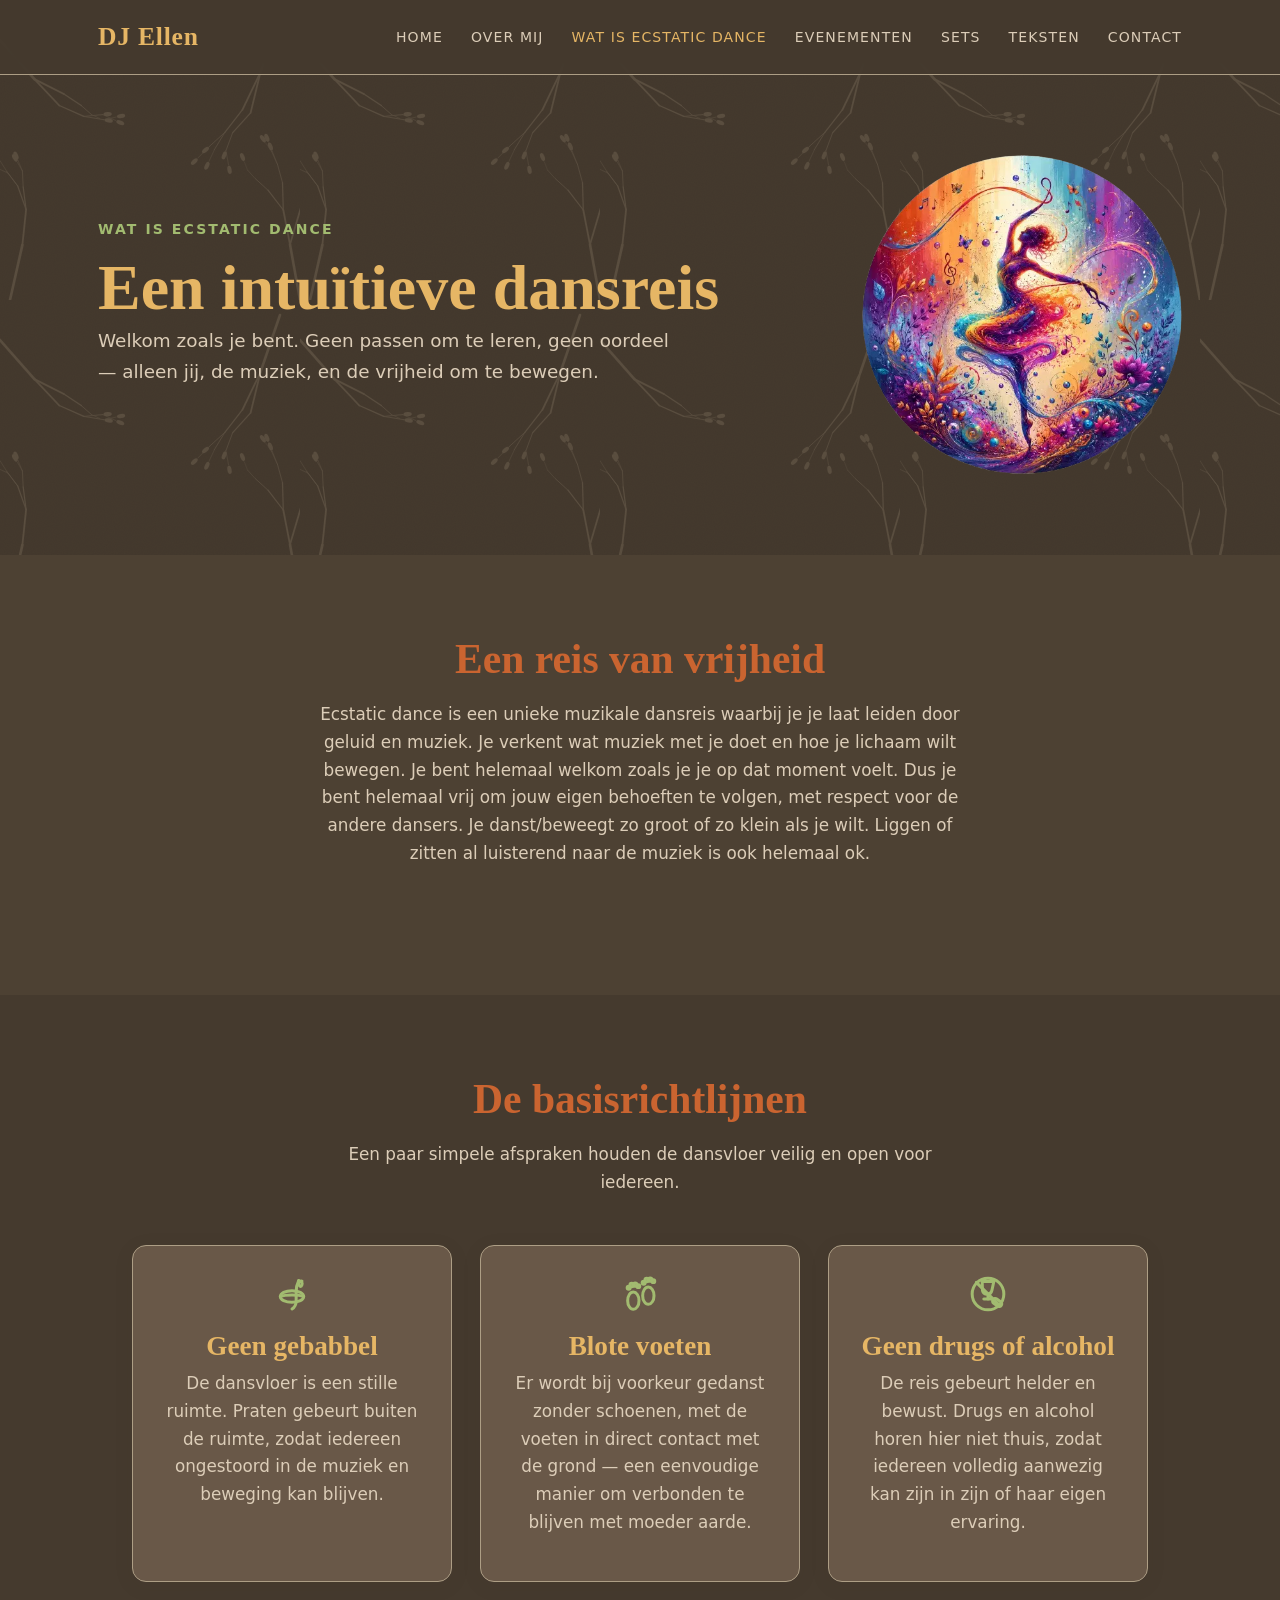
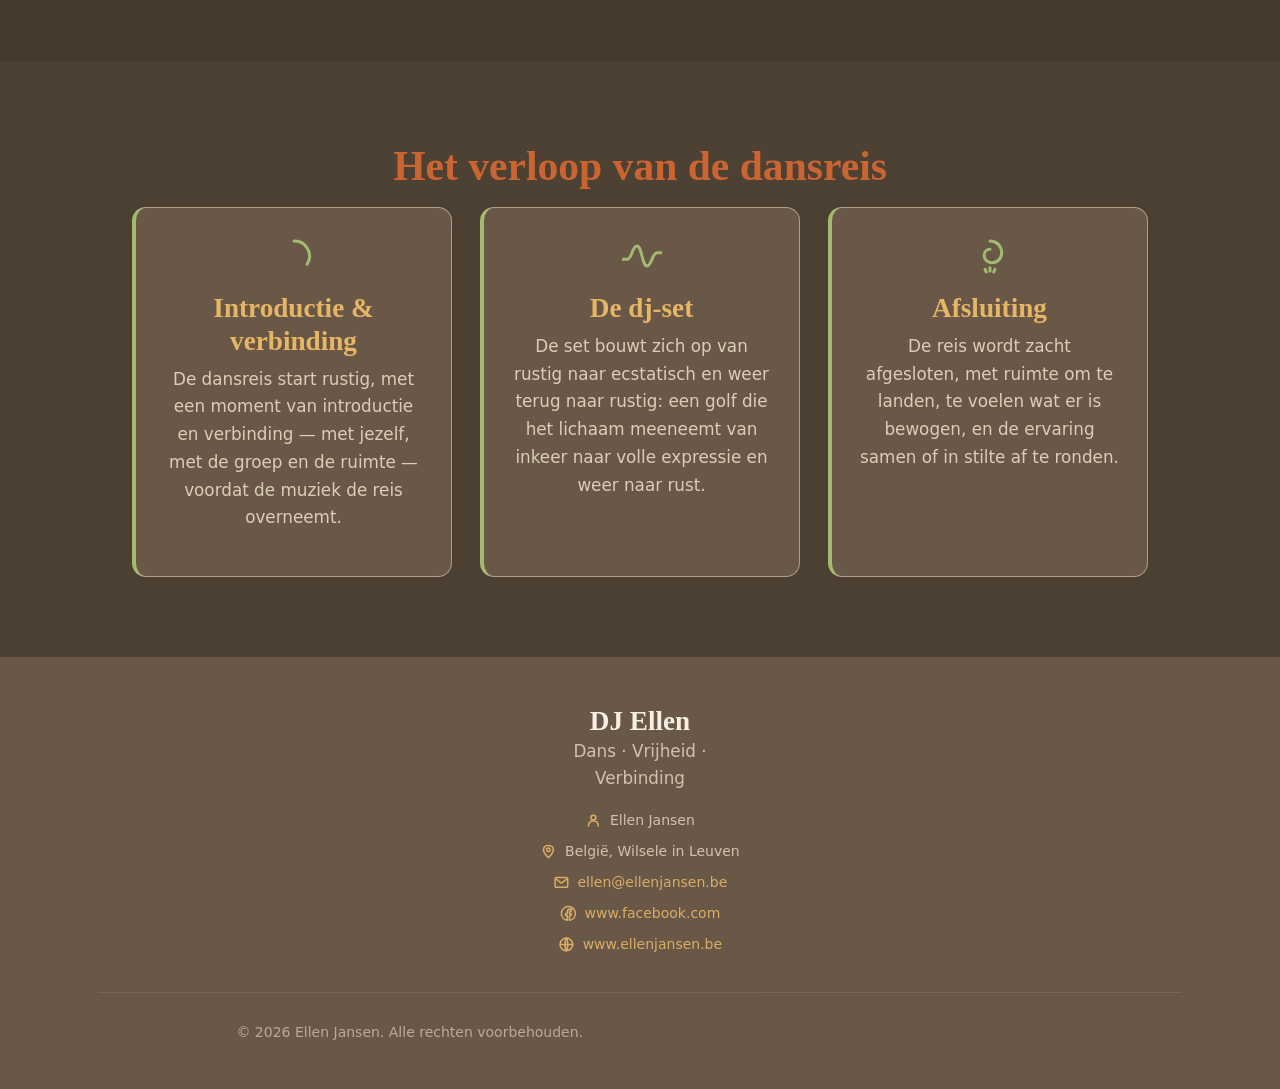
<file: wat-is-ecstatic-dance.html>
<!DOCTYPE html>
<html lang="nl">
<head>
  <meta charset="UTF-8">
  <meta name="viewport" content="width=device-width, initial-scale=1.0">
  <title>Wat is Ecstatic Dance — DJ Ellen</title>
  <meta name="description" content="Ontdek wat Ecstatic Dance is: een vrije dansreis, de basisrichtlijnen, en het verloop van rustig naar ecstatisch naar rustig.">
  <link rel="stylesheet" href="style.css">
<!-- Cloudflare Web Analytics --><script type='module' src='https://static.cloudflareinsights.com/beacon.min.js' data-cf-beacon='{"token": "c8c930fb44b844d2bfe9100c1052bbee"}'></script><!-- End Cloudflare Web Analytics -->
</head>
<body>

  <!-- ============================== HEADER ============================== -->
  <header class="site-header">
    <nav class="navbar container">
      <a href="index.html" class="navbar__logo">DJ Ellen</a>

      <button class="navbar__toggle" aria-label="Menu openen" aria-expanded="false" aria-controls="hoofdmenu">
        <span></span>
        <span></span>
        <span></span>
      </button>

      <ul class="navbar__links" id="hoofdmenu">
        <li><a href="index.html">Home</a></li>
        <li><a href="over-mij.html">Over mij</a></li>
        <li><a href="wat-is-ecstatic-dance.html" class="is-active">Wat is Ecstatic Dance</a></li>
        <li><a href="evenementen.html">Evenementen</a></li>
        <li><a href="sets.html">Sets</a></li>
        <li><a href="teksten.html">Teksten</a></li>
        <li><a href="contact.html">Contact</a></li>
      </ul>
    </nav>
  </header>

  <main class="site-main">

    <!-- ============================== HERO ============================== -->
    <section class="hero container">
      <div class="hero__text">
        <p class="eyebrow">Wat is Ecstatic Dance</p>
        <h1>Een intuïtieve dansreis</h1>
        <p class="hero__intro">
          Welkom zoals je bent. Geen passen om te leren, geen oordeel — alleen
          jij, de muziek, en de vrijheid om te bewegen.
        </p>
      </div>

      <div class="hero__visual">
        <img src="images/danser.webp" alt="Danser" class="hero__visual img">
      </div>
    </section>

    <!-- ============================== UITLEG: DE REIS ============================== -->
    <section class="section section--zand">
      <div class="container">
        <h2 class="section__heading">Een reis van vrijheid</h2>
        <p class="section__intro">
          Ecstatic dance is een unieke muzikale dansreis waarbij je je laat leiden door geluid en muziek. 
          Je verkent wat muziek met je doet en hoe je lichaam wilt bewegen. Je bent helemaal welkom zoals je je op dat moment voelt. 
          Dus je bent helemaal vrij om jouw eigen behoeften te volgen, met respect voor de andere dansers. 
          Je danst/beweegt zo groot of zo klein als je wilt. Liggen of zitten al luisterend naar de muziek is ook helemaal ok.
        </p>
      </div>
    </section>

    <!-- ============================== BASISRICHTLIJNEN ============================== -->
    <section class="section">
      <div class="container">
        <h2 class="section__heading">De basisrichtlijnen</h2>
        <p class="section__intro">
          Een paar simpele afspraken houden de dansvloer veilig en open voor
          iedereen.
        </p>

        <div class="grid grid--auto">
          <article class="card text-center">
            <!-- Symbool voor stilte: lippen met een vinger ervoor -->
            <svg class="icon-block" viewBox="0 0 24 24" xmlns="http://www.w3.org/2000/svg" aria-hidden="true">
              <path d="M5 13.5 C5 11.5, 8 10, 12 10 C16 10, 19 11.5, 19 13.5 C19 15.5, 16 17, 12 17 C8 17, 5 15.5, 5 13.5 Z"/>
              <path d="M5 13.5 C8 12.3, 16 12.3, 19 13.5"/>
              <path d="M16 4 C15 6, 14.5 8, 14.5 10.5 L14.5 16 C14.5 18.5, 13.5 20, 12 21"/>
              <path d="M16 4 C17.5 4.3, 18.5 5, 18 6.5 C17.5 8, 16 7.5, 16 6 C16 4.8, 17 4, 18 4.3"/>
            </svg>
            <h3 class="card__title">Geen gebabbel</h3>
            <p>De dansvloer is een stille ruimte. Praten gebeurt buiten de ruimte, zodat iedereen ongestoord in de muziek en beweging kan blijven.</p>
          </article>

          <article class="card text-center">
            <!-- Symbool voor blote voeten --> 
            <svg class="icon-block" viewBox="0 0 24 24" xmlns="http://www.w3.org/2000/svg" aria-hidden="true">
              <ellipse cx="8" cy="16" rx="3.4" ry="5.2"/>
              <circle cx="5.2" cy="8.2" r="0.9"/>
              <circle cx="7" cy="6.6" r="1"/>
              <circle cx="9.1" cy="6.4" r="1"/>
              <circle cx="11" cy="7.3" r="0.85"/>
              <ellipse cx="17" cy="13" rx="3.4" ry="5.2"/>
              <circle cx="14.2" cy="5.2" r="0.9"/>
              <circle cx="16" cy="3.6" r="1"/>
              <circle cx="18.1" cy="3.4" r="1"/>
              <circle cx="20" cy="4.3" r="0.85"/>
            </svg>
            <h3 class="card__title">Blote voeten</h3>
            <p>Er wordt bij voorkeur gedanst zonder schoenen, met de voeten in direct contact met de grond — een eenvoudige manier om verbonden te blijven met moeder aarde.</p>
          </article>

          <article class="card text-center">
            <!-- Symbool voor heldere geest -->
            <svg class="icon-block" viewBox="0 0 24 24" xmlns="http://www.w3.org/2000/svg" aria-hidden="true">
              <circle cx="12" cy="12" r="9.5"/>
              <line x1="5" y1="5" x2="19" y2="19"/>
              <path d="M8.5 4.5 L15.5 4.5 L14.3 10 C14 11.3, 12.9 12.2, 11.5 12.2 C10.1 12.2, 9 11.3, 8.7 10 Z"/>
              <line x1="12" y1="12.2" x2="12" y2="15"/>
              <line x1="9.5" y1="15" x2="14.5" y2="15"/>
              <rect x="14.5" y="15.5" width="6" height="3.2" rx="1.6" transform="rotate(35 17.5 17.1)"/>
            </svg>
            <h3 class="card__title">Geen drugs of alcohol</h3>
            <p>De reis gebeurt helder en bewust. Drugs en alcohol horen hier niet thuis, zodat iedereen volledig aanwezig kan zijn in zijn of haar eigen ervaring.</p>
          </article>
        </div>
      </div>
    </section>

    <!-- ============================== VERLOOP VAN DE REIS ============================== -->
    <section class="section section--zand">
      <div class="container">
        <h2 class="section__heading">Het verloop van de dansreis</h2>

        <div class="grid grid--auto">
          <article class="card card--accent text-center">
            <!-- Symbool voor verbinding: 1/3e -->
            <svg class="icon-block" viewBox="0 0 24 24" xmlns="http://www.w3.org/2000/svg" aria-hidden="true">
              <path d="M12 3 A9 9 0 0 1 19.79 17"/>
            </svg>
            <h3 class="card__title">Introductie & verbinding</h3>
            <p>De dansreis start rustig, met een moment van introductie en verbinding — met jezelf, met de groep en de ruimte — voordat de muziek de reis overneemt.</p>
          </article>

          <article class="card card--accent text-center">
            <!-- Symbool voor de golf van de dj-set -->
            <svg class="icon-block" viewBox="0 0 24 24" xmlns="http://www.w3.org/2000/svg" aria-hidden="true">
              <path d="M0.5 14 L3 14 C6 14, 6 6, 9 6 C12 6, 12 18, 15 18 C18 18, 18 10, 21 10 L23.5 10"/>
            </svg>
            <h3 class="card__title">De dj-set</h3>
            <p>De set bouwt zich op van rustig naar ecstatisch en weer terug naar rustig: een golf die het lichaam meeneemt van inkeer naar volle expressie en weer naar rust.</p>
          </article>

          <article class="card card--accent text-center">
            <!-- Symbool voor afsluiting: een rustige, neerwaartse spiraal -->
            <svg class="icon-block" viewBox="0 0 24 24" xmlns="http://www.w3.org/2000/svg" aria-hidden="true">
              <path d="M12 3 C16 3, 19 6, 19 10 C19 13.5, 16.5 16, 13 16 C10.5 16, 8.5 14, 8.5 11.5 C8.5 9.5, 10 8, 12 8"/>
              <path d="M12 19 L12 21 M9 20 L9.8 21.6 M15 20 L14.2 21.6"/>
            </svg>
            <h3 class="card__title">Afsluiting</h3>
            <p>De reis wordt zacht afgesloten, met ruimte om te landen, te voelen wat er is bewogen, en de ervaring samen of in stilte af te ronden.</p>
          </article>
        </div>
      </div>
    </section>

  </main>

  <!-- ============================== FOOTER ============================== -->
  <footer class="site-footer" id="site-footer"></footer>

  <script src="script.js" defer></script>

</body>
</html>
</file>
<file: style.css>
/* ==========================================================================
   DJ ELLEN — UNIVERSEEL STYLESHEET
   Ecstatic Dance / aards & warm design system
   Geen externe libraries — pure CSS, Flexbox & Grid
   ========================================================================== */


/* --------------------------------------------------------------------------
   1. DESIGN TOKENS (CSS Variabelen)
   Centraal kleurenpalet, typografie en spacing-schaal.
   Wijzig hier en de hele site past zich aan.
   -------------------------------------------------------------------------- */
/*:root {
  --color-terra: #c1612f;
  --color-terra-dark: #9c4a21;
  --color-oker: #c98a2c;
  --color-mos: #6b7a4f;
  --color-mos-dark: #525e3c;

  --color-text: #3b2f28;
  --color-text-zacht: #5c4d42;
  --color-zand: #f3ead9;      
  --color-zand-donker: #e8dcc4;
  --color-wit-warm: #fdfaf4;   

  --color-body-bg: #ece2cd;    

:root {
  --color-terra: #b5562e;
  --color-terra-dark: #8a3f20;
  --color-oker: #b6802a;
  --color-mos: #5c6a46;
  --color-mos-dark: #46512f;

  --color-text: #f2e9da;
  --color-text-zacht: #d8c9b0;
  --color-zand: #4a3f34;
  --color-zand-donker: #5c4f40;
  --color-wit-warm: #3a3129;

  --color-body-bg: #2f2820;*/

  :root {
  --color-terra: #ab5029;
  --color-terra-dark: #ca6430;
  --color-oker: #e6b665;
  --color-mos: #a2bb70;
  --color-mos-dark: #4a5535;

  --color-text: #f7efe1;
  --color-text-zacht: #dccdb8;
  --color-zand: #4d4133;
  --color-zand-donker: #ad9e85;
  --color-wit-warm: #695848;

  --color-body-bg: #453a2e;

  /* Typografie */
  --font-heading: 'Cormorant Garamond', Georgia, 'Times New Roman', serif;
  --font-body: 'Jost', 'Segoe UI', system-ui, sans-serif;

  --fs-h1: clamp(2.4rem, 5vw, 4rem);
  --fs-h2: clamp(1.8rem, 3.5vw, 2.6rem);
  --fs-h3: clamp(1.3rem, 2.2vw, 1.7rem);
  --fs-h4: clamp(1.8rem, 3.5vw, 2.6rem);
  --fs-body: 1.05rem;
  --fs-small: 0.875rem;

  /* Spacing-schaal (consistente witruimte) */
  --space-xs: 0.5rem;
  --space-sm: 1rem;
  --space-md: 1.75rem;
  --space-lg: 3rem;
  --space-xl: 5rem;

  /* Overige */
  --radius: 14px;
  --radius-sm: 8px;
  --shadow-zacht: 0 4px 20px rgba(59, 47, 40, 0.08);
  --shadow-hover: 0 8px 28px rgba(59, 47, 40, 0.14);
  --max-width: 1140px;
  --transition: 0.25s ease;
}


/* --------------------------------------------------------------------------
   2. RESET & BASISINSTELLINGEN
   Minimale, moderne reset zonder externe dependencies.
   -------------------------------------------------------------------------- */
*,
*::before,
*::after {
  box-sizing: border-box;
  margin: 0;
  padding: 0;
}

html {
  scroll-behavior: smooth;
  -webkit-text-size-adjust: 100%;
}

body {
  font-family: var(--font-body);
  font-size: var(--fs-body);
  color: var(--color-text);
  line-height: 1.65;
  background-color: var(--color-body-bg);
  min-height: 100vh;
  overflow-x: hidden;
}

img, svg {
  max-width: 100%;
  display: block;
}

a {
  color: var(--color-oker);
  text-decoration: none;
  transition: color var(--transition);
}

a:hover {
  color: var(--color-text);
}

ul, ol {
  list-style: none;
}

button {
  font-family: inherit;
  cursor: pointer;
  border: none;
  background: none;
}

/* Toegankelijkheid: duidelijke focus-indicator op alle interactieve elementen */
a:focus-visible,
button:focus-visible,
input:focus-visible,
textarea:focus-visible {
  outline: 3px solid var(--color-oker);
  outline-offset: 3px;
  border-radius: var(--radius-sm);
}

/* Respecteer voorkeur voor minder beweging */
@media (prefers-reduced-motion: reduce) {
  *, *::before, *::after {
    animation-duration: 0.01ms !important;
    animation-iteration-count: 1 !important;
    transition-duration: 0.01ms !important;
    scroll-behavior: auto !important;
  }
}


/* --------------------------------------------------------------------------
   3. ACHTERGRONDPATROON (BODY)
   Subtiel, herhalend SVG-patroon met gestileerde bladmotieven.
   Vast op de achtergrond (fixed) zodat het niet meebeweegt met scroll-content,
   en met een laag zandkleur erboven voor leesbaarheid.
   -------------------------------------------------------------------------- */
/*body {
  background-color: var(--color-body-bg);
  background-image:
    url("data:image/svg+xml,%3Csvg xmlns='http://www.w3.org/2000/svg' width='160' height='160' viewBox='0 0 160 160'%3E%3Cg fill='none' stroke='%236b7a4f' stroke-width='1.1' opacity='0.16'%3E%3Cpath d='M30 130 C30 100 45 80 30 50 C15 80 30 100 30 130 Z'/%3E%3Cpath d='M30 95 C30 95 45 90 50 80'/%3E%3Cpath d='M30 95 C30 95 15 90 10 80'/%3E%3Ccircle cx='120' cy='35' r='14'/%3E%3Cpath d='M120 21 L120 49 M106 35 L134 35 M111 26 L129 44 M111 44 L129 26'/%3E%3Cpath d='M75 120 Q90 105 105 120 Q90 135 75 120 Z'/%3E%3C/g%3E%3C/svg%3E");
  background-repeat: repeat;
  background-size: 160px 160px;
  background-attachment: fixed;
}*/
/*body {
  background-color: var(--color-body-bg);
  background-image:
    url("data:image/svg+xml,%3Csvg xmlns='http://www.w3.org/2000/svg' width='200' height='200' viewBox='0 0 200 200'%3E%3Cg fill='none' stroke='%23c9b79a' stroke-width='1.1' opacity='0.14'%3E%3Cpath d='M55 165 C38 152 33 122 55 90 C77 122 72 152 55 165 Z'/%3E%3Cpath d='M55 165 L55 96'/%3E%3Cpath d='M55 148 L43 136 M55 148 L67 136'/%3E%3Cpath d='M55 128 L45 118 M55 128 L65 118'/%3E%3Cpath d='M55 108 L48 101 M55 108 L62 101'/%3E%3Cpath d='M55 165 Q59 173 67 175'/%3E%3Cellipse cx='150' cy='78' rx='7' ry='5' transform='rotate(-18 150 78)' fill='%23c9b79a' stroke='none'/%3E%3Cpath d='M156 75 L156 28'/%3E%3Cpath d='M156 28 C167 31 169 43 160 51'/%3E%3Cellipse cx='27' cy='53' rx='4.5' ry='3.2' transform='rotate(-18 27 53)' fill='%23c9b79a' stroke='none'/%3E%3Cpath d='M31 51 L31 22'/%3E%3Cpath d='M31 22 C39 24 40 33 34 39'/%3E%3C/g%3E%3C/svg%3E");
  background-repeat: repeat;
  background-size: 200px 200px;
  background-attachment: fixed;
}*/

body {
  background-color: var(--color-body-bg);
  background-image:
    url("data:image/svg+xml,%3Csvg%20xmlns%3D%22http%3A//www.w3.org/2000/svg%22%20width%3D%22300%22%20height%3D%22300%22%20viewBox%3D%220%200%20300%20300%22%3E%3Cdefs%3E%3Cfilter%20id%3D%22grain%22%3E%3CfeTurbulence%20type%3D%22fractalNoise%22%20baseFrequency%3D%220.9%22%20numOctaves%3D%222%22%20stitchTiles%3D%22stitch%22%20result%3D%22noise%22/%3E%3CfeColorMatrix%20in%3D%22noise%22%20type%3D%22matrix%22%20values%3D%220%200%200%200%200%200%200%200%200%200%200%200%200%200%200%200%200%200%200.05%200%22/%3E%3C/filter%3E%3C/defs%3E%3Crect%20width%3D%22300%22%20height%3D%22300%22%20filter%3D%22url%28%23grain%29%22/%3E%3Cg%20fill%3D%22none%22%20stroke%3D%22%23c9b79a%22%20stroke-linecap%3D%22round%22%20opacity%3D%220.16%22%20color%3D%22%23c9b79a%22%3E%3Cpath%20d%3D%22M10.0%20300.0%20L22.4%20244.9%22%20stroke-width%3D%222.60%22/%3E%3Cpath%20d%3D%22M22.4%20244.9%20L26.1%20209.6%22%20stroke-width%3D%221.77%22/%3E%3Cpath%20d%3D%22M26.1%20209.6%20L17.6%20185.8%22%20stroke-width%3D%221.20%22/%3E%3Cpath%20d%3D%22M17.6%20185.8%20L7.9%20173.1%22%20stroke-width%3D%220.82%22/%3E%3Cpath%20d%3D%22M7.9%20173.1%20L-1.3%20168.8%22%20stroke-width%3D%220.56%22/%3E%3Cpath%20d%3D%22M17.6%20185.8%20L6.7%20171.3%22%20stroke-width%3D%220.82%22/%3E%3Cpath%20d%3D%22M6.7%20171.3%20L0.0%20160.7%22%20stroke-width%3D%220.56%22/%3E%3Cpath%20d%3D%22M26.1%20209.6%20L23.2%20187.0%22%20stroke-width%3D%221.20%22/%3E%3Cpath%20d%3D%22M23.2%20187.0%20L22.4%20170.9%22%20stroke-width%3D%220.82%22/%3E%3Cpath%20d%3D%22M22.4%20170.9%20L17.9%20160.2%22%20stroke-width%3D%220.56%22/%3E%3Cpath%20d%3D%22M22.4%20170.9%20L17.3%20162.1%22%20stroke-width%3D%220.56%22/%3E%3Cpath%20d%3D%22M300.0%20300.0%20L290.0%20244.6%22%20stroke-width%3D%222.60%22/%3E%3Cpath%20d%3D%22M290.0%20244.6%20L300.8%20208.0%22%20stroke-width%3D%221.77%22/%3E%3Cpath%20d%3D%22M300.8%20208.0%20L316.8%20185.1%22%20stroke-width%3D%221.20%22/%3E%3Cpath%20d%3D%22M316.8%20185.1%20L319.6%20166.7%22%20stroke-width%3D%220.82%22/%3E%3Cpath%20d%3D%22M319.6%20166.7%20L326.9%20155.1%22%20stroke-width%3D%220.56%22/%3E%3Cpath%20d%3D%22M326.9%20155.1%20L330.3%20145.0%22%20stroke-width%3D%220.38%22/%3E%3Cpath%20d%3D%22M290.0%20244.6%20L283.3%20210.0%22%20stroke-width%3D%221.77%22/%3E%3Cpath%20d%3D%22M283.3%20210.0%20L268.0%20190.2%22%20stroke-width%3D%221.20%22/%3E%3Cpath%20d%3D%22M268.0%20190.2%20L255.5%20178.8%22%20stroke-width%3D%220.82%22/%3E%3Cpath%20d%3D%22M255.5%20178.8%20L247.6%20170.2%22%20stroke-width%3D%220.56%22/%3E%3Cpath%20d%3D%22M247.6%20170.2%20L244.3%20161.8%22%20stroke-width%3D%220.38%22/%3E%3Cpath%20d%3D%22M283.3%20210.0%20L282.5%20182.6%22%20stroke-width%3D%221.20%22/%3E%3Cpath%20d%3D%22M282.5%20182.6%20L277.5%20164.5%22%20stroke-width%3D%220.82%22/%3E%3Cpath%20d%3D%22M277.5%20164.5%20L271.5%20151.4%22%20stroke-width%3D%220.56%22/%3E%3Cpath%20d%3D%22M271.5%20151.4%20L265.7%20142.9%22%20stroke-width%3D%220.38%22/%3E%3Cpath%20d%3D%22M277.5%20164.5%20L272.2%20151.2%22%20stroke-width%3D%220.56%22/%3E%3Cpath%20d%3D%22M272.2%20151.2%20L268.8%20142.6%22%20stroke-width%3D%220.38%22/%3E%3Cpath%20d%3D%22M280.0%2015.0%20L260.3%2072.7%22%20stroke-width%3D%222.60%22/%3E%3Cpath%20d%3D%22M260.3%2072.7%20L250.6%20112.9%22%20stroke-width%3D%221.77%22/%3E%3Cpath%20d%3D%22M250.6%20112.9%20L232.7%20132.6%22%20stroke-width%3D%221.20%22/%3E%3Cpath%20d%3D%22M232.7%20132.6%20L225.9%20150.7%22%20stroke-width%3D%220.82%22/%3E%3Cpath%20d%3D%22M225.9%20150.7%20L228.6%20165.0%22%20stroke-width%3D%220.56%22/%3E%3Cpath%20d%3D%22M260.3%2072.7%20L242.5%20109.6%22%20stroke-width%3D%221.77%22/%3E%3Cpath%20d%3D%22M242.5%20109.6%20L224.9%20132.3%22%20stroke-width%3D%221.20%22/%3E%3Cpath%20d%3D%22M224.9%20132.3%20L209.2%20146.6%22%20stroke-width%3D%220.82%22/%3E%3Cpath%20d%3D%22M209.2%20146.6%20L197.8%20158.1%22%20stroke-width%3D%220.56%22/%3E%3Cpath%20d%3D%22M224.9%20132.3%20L214.5%20149.5%22%20stroke-width%3D%220.82%22/%3E%3Cpath%20d%3D%22M214.5%20149.5%20L209.0%20161.3%22%20stroke-width%3D%220.56%22/%3E%3Cpath%20d%3D%22M0.0%2040.0%20L34.4%2079.1%22%20stroke-width%3D%222.60%22/%3E%3Cpath%20d%3D%22M34.4%2079.1%20L63.9%2094.0%22%20stroke-width%3D%221.77%22/%3E%3Cpath%20d%3D%22M63.9%2094.0%20L81.3%20105.6%22%20stroke-width%3D%221.20%22/%3E%3Cpath%20d%3D%22M81.3%20105.6%20L91.4%20114.5%22%20stroke-width%3D%220.82%22/%3E%3Cpath%20d%3D%22M91.4%20114.5%20L99.6%20118.4%22%20stroke-width%3D%220.56%22/%3E%3Cpath%20d%3D%22M34.4%2079.1%20L59.3%20105.5%22%20stroke-width%3D%221.77%22/%3E%3Cpath%20d%3D%22M59.3%20105.5%20L83.8%20116.4%22%20stroke-width%3D%221.20%22/%3E%3Cpath%20d%3D%22M83.8%20116.4%20L103.8%20119.7%22%20stroke-width%3D%220.82%22/%3E%3Cpath%20d%3D%22M103.8%20119.7%20L116.1%20117.1%22%20stroke-width%3D%220.56%22/%3E%3Cpath%20d%3D%22M83.8%20116.4%20L102.7%20114.6%22%20stroke-width%3D%220.82%22/%3E%3Cpath%20d%3D%22M102.7%20114.6%20L115.7%20120.5%22%20stroke-width%3D%220.56%22/%3E%3Cellipse%20cx%3D%22-5.8%22%20cy%3D%22166.6%22%20rx%3D%224.2%22%20ry%3D%222.1%22%20transform%3D%22rotate%28-155%20-5.8%20166.6%29%22%20fill%3D%22currentColor%22%20stroke%3D%22none%22/%3E%3Cellipse%20cx%3D%2216.0%22%20cy%3D%22155.6%22%20rx%3D%224.2%22%20ry%3D%222.1%22%20transform%3D%22rotate%28-113%2016.0%20155.6%29%22%20fill%3D%22currentColor%22%20stroke%3D%22none%22/%3E%3Cellipse%20cx%3D%2214.8%22%20cy%3D%22157.8%22%20rx%3D%224.2%22%20ry%3D%222.1%22%20transform%3D%22rotate%28-120%2014.8%20157.8%29%22%20fill%3D%22currentColor%22%20stroke%3D%22none%22/%3E%3Cellipse%20cx%3D%22329.6%22%20cy%3D%22150.9%22%20rx%3D%224.2%22%20ry%3D%222.1%22%20transform%3D%22rotate%28-58%20329.6%20150.9%29%22%20fill%3D%22currentColor%22%20stroke%3D%22none%22/%3E%3Cellipse%20cx%3D%22242.5%22%20cy%3D%22157.1%22%20rx%3D%224.2%22%20ry%3D%222.1%22%20transform%3D%22rotate%28-111%20242.5%20157.1%29%22%20fill%3D%22currentColor%22%20stroke%3D%22none%22/%3E%3Cellipse%20cx%3D%22262.9%22%20cy%3D%22138.7%22%20rx%3D%224.2%22%20ry%3D%222.1%22%20transform%3D%22rotate%28-124%20262.9%20138.7%29%22%20fill%3D%22currentColor%22%20stroke%3D%22none%22/%3E%3Cellipse%20cx%3D%22266.9%22%20cy%3D%22137.9%22%20rx%3D%224.2%22%20ry%3D%222.1%22%20transform%3D%22rotate%28-112%20266.9%20137.9%29%22%20fill%3D%22currentColor%22%20stroke%3D%22none%22/%3E%3Cellipse%20cx%3D%22270.4%22%20cy%3D%22146.5%22%20rx%3D%224.2%22%20ry%3D%222.1%22%20transform%3D%22rotate%28-112%20270.4%20146.5%29%22%20fill%3D%22currentColor%22%20stroke%3D%22none%22/%3E%3Cellipse%20cx%3D%22229.5%22%20cy%3D%22169.9%22%20rx%3D%224.2%22%20ry%3D%222.1%22%20transform%3D%22rotate%2880%20229.5%20169.9%29%22%20fill%3D%22currentColor%22%20stroke%3D%22none%22/%3E%3Cellipse%20cx%3D%22224.2%22%20cy%3D%22155.4%22%20rx%3D%224.2%22%20ry%3D%222.1%22%20transform%3D%22rotate%28110%20224.2%20155.4%29%22%20fill%3D%22currentColor%22%20stroke%3D%22none%22/%3E%3Cellipse%20cx%3D%22194.3%22%20cy%3D%22161.6%22%20rx%3D%224.2%22%20ry%3D%222.1%22%20transform%3D%22rotate%28135%20194.3%20161.6%29%22%20fill%3D%22currentColor%22%20stroke%3D%22none%22/%3E%3Cellipse%20cx%3D%22205.5%22%20cy%3D%22150.0%22%20rx%3D%224.2%22%20ry%3D%222.1%22%20transform%3D%22rotate%28138%20205.5%20150.0%29%22%20fill%3D%22currentColor%22%20stroke%3D%22none%22/%3E%3Cellipse%20cx%3D%22206.9%22%20cy%3D%22165.8%22%20rx%3D%224.2%22%20ry%3D%222.1%22%20transform%3D%22rotate%28115%20206.9%20165.8%29%22%20fill%3D%22currentColor%22%20stroke%3D%22none%22/%3E%3Cellipse%20cx%3D%22121.0%22%20cy%3D%22116.0%22%20rx%3D%224.2%22%20ry%3D%222.1%22%20transform%3D%22rotate%28-12%20121.0%20116.0%29%22%20fill%3D%22currentColor%22%20stroke%3D%22none%22/%3E%3Cellipse%20cx%3D%22108.7%22%20cy%3D%22120.5%22%20rx%3D%224.2%22%20ry%3D%222.1%22%20transform%3D%22rotate%289%20108.7%20120.5%29%22%20fill%3D%22currentColor%22%20stroke%3D%22none%22/%3E%3Cellipse%20cx%3D%22120.3%22%20cy%3D%22122.6%22%20rx%3D%224.2%22%20ry%3D%222.1%22%20transform%3D%22rotate%2824%20120.3%20122.6%29%22%20fill%3D%22currentColor%22%20stroke%3D%22none%22/%3E%3Cellipse%20cx%3D%22107.6%22%20cy%3D%22114.1%22%20rx%3D%224.2%22%20ry%3D%222.1%22%20transform%3D%22rotate%28-6%20107.6%20114.1%29%22%20fill%3D%22currentColor%22%20stroke%3D%22none%22/%3E%3C/g%3E%3C/svg%3E");
  background-repeat: repeat;
  background-size: 300px 300px;
  background-attachment: fixed;
}

/* --------------------------------------------------------------------------
   4. LAYOUT — ALGEMENE STRUCTUUR
   Container, header/nav, main, footer.
   -------------------------------------------------------------------------- */
.container {
  width: 100%;
  max-width: var(--max-width);
  margin-inline: auto;
  padding-inline: var(--space-md);
}

/* --- Header & navigatie --- */
.site-header {
  position: sticky;
  top: 0;
  z-index: 100;
  /*background-color: rgba(243, 234, 217, 0.92);
  background-color: rgba(47, 40, 32, 0.92);*/
  background-color: rgba(69, 58, 46, 0.92);
  backdrop-filter: blur(10px);
  border-bottom: 1px solid var(--color-zand-donker);
}

.navbar {
  position: relative;
  display: flex;
  align-items: center;
  justify-content: space-between;
  padding-block: var(--space-sm);
}

.navbar__logo {
  font-family: var(--font-heading);
  font-size: 1.6rem;
  font-weight: 600;
  /*color: var(--color-mos-dark);*/
  color: var(--color-oker);
  letter-spacing: 0.03em;
}

.navbar__links {
  display: flex;
  align-items: center;
  gap: var(--space-md);
}

.navbar__links a {
  color: var(--color-text-zacht);
  font-size: var(--fs-small);
  text-transform: uppercase;
  letter-spacing: 0.08em;
  font-weight: 500;
}

.navbar__links a:hover,
.navbar__links a.is-active {
/*  color: var(--color-terra);*/
  color: var(--color-oker);
}

/* Hamburger-knop (mobiel) — puur CSS, geen JS-library nodig */
.navbar__toggle {
  display: none;
  flex-direction: column;
  gap: 5px;
  z-index: 110;
}

.navbar__toggle span {
  width: 26px;
  height: 2px;
  background-color: var(--color-oker); /*var(--color-terra);*/
  border-radius: 2px;
  transition: transform var(--transition), opacity var(--transition);
}

/* --- Main content area --- */
.site-main {
  display: block;
  width: 100%;
}

.section {
  padding-block: var(--space-xl);
}

.section--zand {
  background-color: var(--color-zand);
}

.section__heading {
  font-family: var(--font-heading);
  font-size: var(--fs-h2);
  color: var(--color-terra-dark);
  text-align: center;
  margin-bottom: var(--space-sm);
}

.section__intro {
  max-width: 640px;
  margin: 0 auto var(--space-lg);
  text-align: center;
  color: var(--color-text-zacht);
}

/* --- Footer --- */
.site-footer {
/*  background-color: var(--color-text);
  color: var(--color-zand);*/
  background-color: var(--color-wit-warm);
  color: var(--color-text);
  padding-block: var(--space-lg) var(--space-md);
  text-align: center;
}

.site-footer a {
  color: var(--color-oker);
}

.site-footer a:hover {
  /*color: var(--color-wit-warm);*/
  color: var(--color-text);  
}

.footer__grid {
  display: grid;
  grid-template-columns: repeat(auto-fit, minmax(200px, 1fr));
  gap: var(--space-md);
  margin-bottom: var(--space-md);
}

/* Tagline in de footer: lichte, warme zandkleur i.p.v. de te donkere
   standaard tekstkleur, voor voldoende contrast op de donkere achtergrond */
.footer__tagline {
  /*color: var(--color-zand);*/
  color: var(--color-text-zacht);
  opacity: 0.9;
  font-size: 1.05rem;
  text-align: center;
  max-width: 220px;
  margin-inline: auto;
}

/* Kleinere navigatielinks in de footer */
.footer__nav-links a {
  font-size: var(--fs-small);
}

.footer__nav-links li {
  margin-bottom: 0.4rem;
}

/* Contactgegevens met klein icoontje per regel */
.footer__contact {
  margin-top: var(--space-sm);
}

.footer__contact li {
  display: flex;
  align-items: center;
  justify-content: center;
  gap: 0.5rem;
  margin-bottom: 0.5rem;
  font-size: var(--fs-small);
  /*color: var(--color-zand);*/
  color: var(--color-text-zacht);  
  opacity: 0.9;
}

.footer__contact .icon-inline {
  stroke: var(--color-oker);
  margin-right: 0;
  flex-shrink: 0;
}

.footer__bottom {
  text-align: center;
  font-size: var(--fs-small);
  opacity: 0.7;
  padding-top: var(--space-md);
  border-top: 1px solid rgba(243, 234, 217, 0.15);
}


/* --- Hero-sectie (intro boven aan een pagina, met begeleidende illustratie) --- */
.hero {
  display: flex;
  align-items: center;
  gap: var(--space-xl);
  padding-block: var(--space-xl); 
}

.hero__text {
  flex: 1 1 420px;
}

.hero__title {
  font-size: var(--fs-h4);
  color: var(--color-terra-dark);
  margin-bottom: var(--space-xs);
  position: relative;
}

.hero__intro {
  font-size: 1.15rem;
  max-width: 50ch;
  margin-bottom: var(--space-md);
}

.hero__visual {
  flex: 1 1 280px;
  max-width: 320px;
}

.hero__visual svg {
  width: 100%;
  height: auto;
}

.hero__visual img {
  width: 100%;
  height: auto;
  border-radius: 50%;
}

@media (max-width: 768px) {
  .hero {
    flex-direction: column;
    text-align: center;
    padding-block: var(--space-md);
    gap: var(--space-sm);
  }

  .hero__text,
  .hero__visual {
    flex: 0 1 auto;
  }

  .hero__intro {
    margin-bottom: var(--space-xs);
  }

  .hero__visual {
    max-width: 240px;
    margin: 0 auto var(--space-xs);
  }

  .hero__text .flex-row {
    justify-content: center;
  }
}


/* --- Evenement-kaarten (agenda) --- */
.event-card {
  display: flex;
  flex-direction: column;
  align-items: center;
/*  text-align: center;  flex-wrap: wrap;
  gap: var(--space-md);
  align-items: stretch; */
}

.event-card__info {
  flex: 1 1 280px;
  display: flex;
  flex-direction: column;
  justify-content: center;
  text-align: center;
}

.event-meta {
  margin-top: var(--space-xs);
}

.event-meta li {
  color: var(--color-text-zacht);
  margin-bottom: 0.25rem;
}

.event-meta strong {
  color: var(--color-text);
}

.event-card--compact {
  text-align: center;
}

.event-card--compact .event-meta {
  text-align: left;
  margin-top: var(--space-sm);
}

/* --- Affiche-placeholder: kader voor toekomstige afbeelding/poster --- */
.poster-placeholder {
  display: flex;
  flex-direction: column;
  align-items: center;
  justify-content: center;
  gap: var(--space-xs);
  border: 2px dashed var(--color-zand-donker);
  border-radius: var(--radius);
  background-color: var(--color-zand);
  color: var(--color-text-zacht);
  font-size: var(--fs-small);
  text-align: center;
}

.poster-placeholder--large {
  flex: 1 1 280px;
  min-height: 280px;
  padding: var(--space-md);
}

.poster-placeholder--small {
  width: 100%;
  min-height: 140px;
  margin-bottom: var(--space-sm);
}


/* --- Teksten: rustige, gecentreerde tekstblokken --- */
.poem.card {
  flex: 1 1 420px;
  max-width: 520px;
  margin-bottom: 0;
  text-align: center;
}

.poem.card .photo-frame {
  margin-inline: auto;
}

.poem__title {
  font-style: italic;
  font-size: var(--fs-h3);
  color: var(--color-terra-dark);
  margin-bottom: var(--space-xs);
  position: relative;
}

/* Kleine sierlijke lijn onder de titel, als rustpunt */
.poem__title::after {
  content: "";
  display: block;
  width: 48px;
  height: 2px;
  background-color: var(--color-mos);
  margin: var(--space-xs) auto 0;
  opacity: 0.6;
}

/* white-space: pre-line bewaart handmatige enters uit de brontekst als strofewisselingen */
.poem__text {
  font-family: var(--font-heading);
  font-size: var(--fs-small);
  line-height: 1.3;
  color: var(--color-text);
  white-space: pre-line;
  margin: 0 auto;
}

.poems-stack {
  display: flex;
  flex-direction: column;
  gap: var(--space-xl);
}

.poems-stack .poem.card {
  width: 100%;
  max-width: none;
  flex: none;
}

.poems-stack .photo-frame {
  max-width: 480px;
}


/* --- Fotokaders: herbruikbare container voor affiches/foto's binnen het palet --- */
.photo-frame {
  display: block;
  width: 100%;
  border: 1px solid var(--color-zand-donker);
  border-radius: var(--radius);
  background-color: var(--color-wit-warm);
  padding: var(--space-xs);
  box-shadow: var(--shadow-zacht);
}

.photo-frame img {
  width: 100%;
  height: 100%;
  object-fit: cover;
  border-radius: calc(var(--radius) - 6px);
  display: block;
}

.photo-frame svg {
  width: 100%;
  height: auto;
  display: block;
}

.photo-frame--square { aspect-ratio: 1 / 1; }
.photo-frame--wide { aspect-ratio: 16 / 9; }
.photo-frame--portrait { aspect-ratio: 3 / 4; }

/* Affiche-variant: geen vast kader-ratio en geen bijsnijden — de volledige
   flyer blijft zichtbaar, de hoogte van de afbeelding bepaalt het kader */
.photo-frame--poster {
  aspect-ratio: auto;
}

.photo-frame--poster img {
  height: auto;
  object-fit: contain;
}

/* Gecentreerde, smallere variant — bijvoorbeeld een fotokader bij een gedicht */
.photo-frame--centered {
  max-width: 320px;
  margin-inline: auto;
}

/* --- Kleine inline iconen: consistente afmeting/kleur voor symbooltjes naast titels --- */
.icon-inline {
  display: inline-block;
  width: 1.2em;
  height: 1.2em;
  vertical-align: -0.22em;
  margin-right: 0.4em;
  fill: none;
  stroke: var(--color-terra);
  stroke-width: 2.2;
  stroke-linecap: round;
  stroke-linejoin: round;
}

/* --- Gecentreerd icoon boven een kaarttitel: geen rand, geen achtergrond --- */
.icon-block {
  display: block;
  width: 2.5rem;
  height: 2.5rem;
  margin: 0 auto var(--space-sm);
  fill: none;
  stroke: var(--color-mos);
  stroke-width: 1.8;
  stroke-linecap: round;
  stroke-linejoin: round;
}


/* --------------------------------------------------------------------------
   5. TYPOGRAFIE
   Rustgevende, vlot leesbare schaal voor koppen en tekst.
   -------------------------------------------------------------------------- */
h1, h2, h3, h4 {
  font-family: var(--font-heading);
  color: var(--color-text);
  line-height: 1.2;
  font-weight: 600;
}

h1 { font-size: var(--fs-h1); color: var(--color-oker); } /*color: var(--color-mos-dark); }*/
h2 { font-size: var(--fs-h2); }
h3 { font-size: var(--fs-h3); }
h4 { font-size: var(--fs-h4); }

p {
  margin-bottom: var(--space-sm);
  color: var(--color-text-zacht);
  max-width: 70ch;
}

.text-center { text-align: center; }
.text-center p { max-width: none; }

.eyebrow {
  display: inline-block;
  font-size: var(--fs-small);
  text-transform: uppercase;
  letter-spacing: 0.15em;
  color: var(--color-mos);
  font-weight: 600;
  margin-bottom: var(--space-xs);
}


/* --------------------------------------------------------------------------
   6. HERBRUIKBARE COMPONENTEN — KAARTEN / KADERS
   -------------------------------------------------------------------------- */
.card {
  background-color: var(--color-wit-warm);
  border: 1px solid var(--color-zand-donker);
  border-radius: var(--radius);
  padding: var(--space-md);
  box-shadow: var(--shadow-zacht);
  transition: transform var(--transition), box-shadow var(--transition);
}

.card:hover {
  transform: translateY(-4px);
  box-shadow: var(--shadow-hover);
}

.card__title {
  display: flex;
  flex-direction: column;
  align-items: center;
  text-align: center;
  font-size: var(--fs-h3);
  margin-bottom: var(--space-xs);
  /*color: var(--color-terra-dark);*/
  color: var(--color-oker);
}

/* Binnen een gecentreerde titel staat het icoon los boven de tekst, niet inline ervoor */
.card__title .icon-inline {
  margin-right: 0;
  margin-bottom: var(--space-xs);
}

/* Kader-variant met dunne accentrand links — handig voor quotes, info-blokken */
.card--accent {
  text-align: center;
  border-left: 4px solid var(--color-mos);
}

.card--accent p {
  max-width: none;
}


/* --------------------------------------------------------------------------
   7. HERBRUIKBARE COMPONENTEN — KNOPPEN
   Voor o.a. Mixcloud-links, agenda-acties, contactlinks.
   -------------------------------------------------------------------------- */
.btn {
  display: inline-flex;
  align-items: center;
  gap: var(--space-xs);
  padding: 0.75rem 1.75rem;
  border-radius: 999px;
  font-size: var(--fs-small);
  font-weight: 600;
  text-transform: uppercase;
  letter-spacing: 0.06em;
  transition: background-color var(--transition), color var(--transition), transform var(--transition);
}

/* Primaire knop — terracotta, gevuld */
.btn--primary {
  background-color: var(--color-terra);
/*  color: var(--color-wit-warm);*/
  color: var(--color-text);  
}

.btn--primary:hover {
  background-color: var(--color-terra-dark);
  transform: translateY(-2px);
/*  color: var(--color-wit-warm);*/
  color: var(--color-text);  
}

/* Secundaire knop — oker outline */
.btn--secondary {
  background-color: transparent;
  color: var(--color-oker);
  border: 2px solid var(--color-oker);
}

.btn--secondary:hover {
  background-color: var(--color-oker);
/*  color: var(--color-wit-warm);*/
  color: var(--color-text);  
}

/* Mixcloud / luisterknop — mosgroen, specifiek voor embedded sets */
.btn--listen {
  background-color: var(--color-mos);
/*  color: var(--color-wit-warm);*/
  color: var(--color-text);  
}

.btn--listen:hover {
  background-color: var(--color-mos-dark);
  transform: translateY(-2px);
}

.btn--small {
  padding: 0.5rem 1.25rem;
  font-size: 0.75rem;
}


/* --------------------------------------------------------------------------
   8. HERBRUIKBARE GRID-LAYOUTS
   Flexibele grids voor agenda, sets, galerijen — pas kolomaantal aan per pagina.
   -------------------------------------------------------------------------- */
.grid {
  display: grid;
  gap: var(--space-md);
}

.grid--2 { grid-template-columns: repeat(2, 1fr); }
.grid--3 { grid-template-columns: repeat(3, 1fr); }
.grid--4 { grid-template-columns: repeat(4, 1fr); }

/* Auto-fit variant: flexbox met wrap, zodat een onvolledige laatste rij
   (bv. 5 boxen op een grid dat er 4 per rij toont) centraal uitlijnt in
   plaats van links te blijven hangen — dat kan een CSS Grid niet vanzelf. */
.grid--auto {
  display: flex;
  flex-wrap: wrap;
  justify-content: center;
  gap: var(--space-md);
}

.grid--auto > * {
  flex: 1 1 240px;
  max-width: 320px;
}

/* Flex-rij variant voor horizontale lijsten (bv. tags, kleine items) */
.flex-row {
  display: flex;
  flex-wrap: wrap;
  gap: var(--space-sm);
}

.flex-row--center {
  justify-content: center;
  align-items: center;
}


/* --------------------------------------------------------------------------
   9. UTILITIES
   Kleine herbruikbare hulpklassen.
   -------------------------------------------------------------------------- */
.mt-sm { margin-top: var(--space-sm); }
.mt-md { margin-top: var(--space-md); }
.mt-lg { margin-top: var(--space-lg); }
.mb-sm { margin-bottom: var(--space-sm); }
.mb-md { margin-bottom: var(--space-md); }
.mb-lg { margin-bottom: var(--space-lg); }

.hidden { display: none; }

.visually-hidden {
  position: absolute;
  width: 1px;
  height: 1px;
  overflow: hidden;
  clip: rect(0 0 0 0);
  white-space: nowrap;
}

/* --------------------------------------------------------------------------
   Event detail — bereikbaarheid
   Deze regels gelden alleen voor event-detail.html.
   -------------------------------------------------------------------------- */
.event-detail .travel-notice {
  text-align: left;
}

.event-detail .travel-notice__warning {
  color: #ff1a1a;
  font-size: clamp(1.6rem, 3vw, 2.3rem);
  text-align: center;
  margin-bottom: var(--space-md);
}

.event-detail .travel-notice__important {
  font-weight: 700;
}

.event-detail .travel-notice__routes {
  list-style: disc;
  margin: calc(var(--space-xs) * -1) 0 var(--space-sm) 1.5rem;
}

.event-detail .travel-notice__routes li {
  color: var(--color-text-zacht);
  margin-bottom: 0.25rem;
}

.event-detail .travel-notice__closing {
  margin: var(--space-md) 0 0;
  font-weight: 600;
}


/* --------------------------------------------------------------------------
   10. RESPONSIVE — MOBIEL (≤ 768px)
   Hamburger-navigatie, grids worden enkele kolom, kleinere spacing.
   -------------------------------------------------------------------------- */
@media (max-width: 768px) {

  .navbar__toggle {
    display: flex;
  }

  /* Mobiel navigatiemenu: full-width dropdown onder de header */
  .navbar__links {
    position: absolute;
    top: 100%;
    left: 0;
    right: 0;
    flex-direction: column;
    align-items: flex-start;
    gap: var(--space-sm);
    background-color: var(--color-zand);
    padding: var(--space-md);
    border-bottom: 1px solid var(--color-zand-donker);
    transform: translateY(-12px);
    opacity: 0;
    visibility: hidden;
    transition: transform var(--transition), opacity var(--transition), visibility var(--transition);
  }

  /* Activeer via JS met klasse .is-open op .navbar__links */
  .navbar__links.is-open {
    transform: translateY(0);
    opacity: 1;
    visibility: visible;
  }

  .grid--2,
  .grid--3,
  .grid--4 {
    grid-template-columns: 1fr;
  }

  .section {
    padding-block: var(--space-lg);
  }

  .footer__grid {
    text-align: center;
  }
}


/* --------------------------------------------------------------------------
   11. RESPONSIVE — TABLET (769px – 1024px)
   Grids met 3-4 kolommen vallen terug naar 2 kolommen.
   -------------------------------------------------------------------------- */
@media (min-width: 769px) and (max-width: 1024px) {

  .grid--3,
  .grid--4 {
    grid-template-columns: repeat(2, 1fr);
  }
}
</file>
